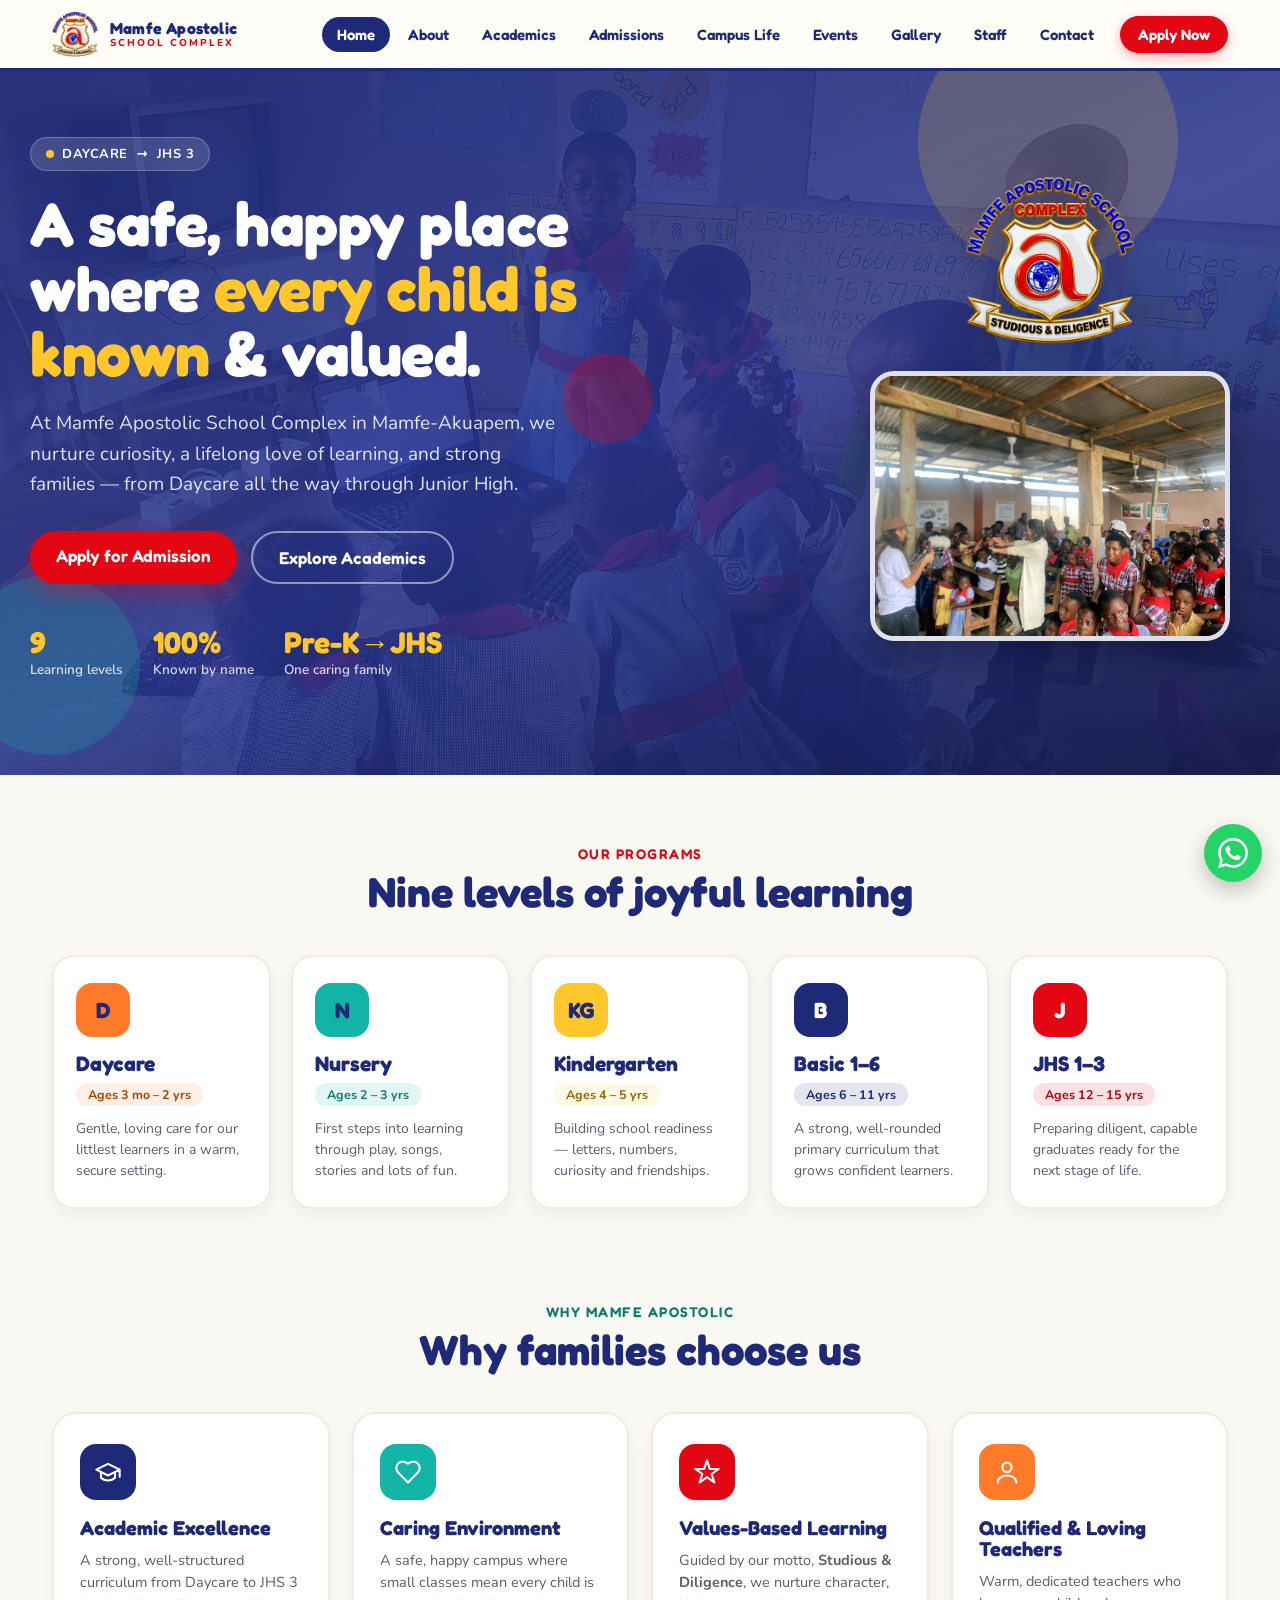
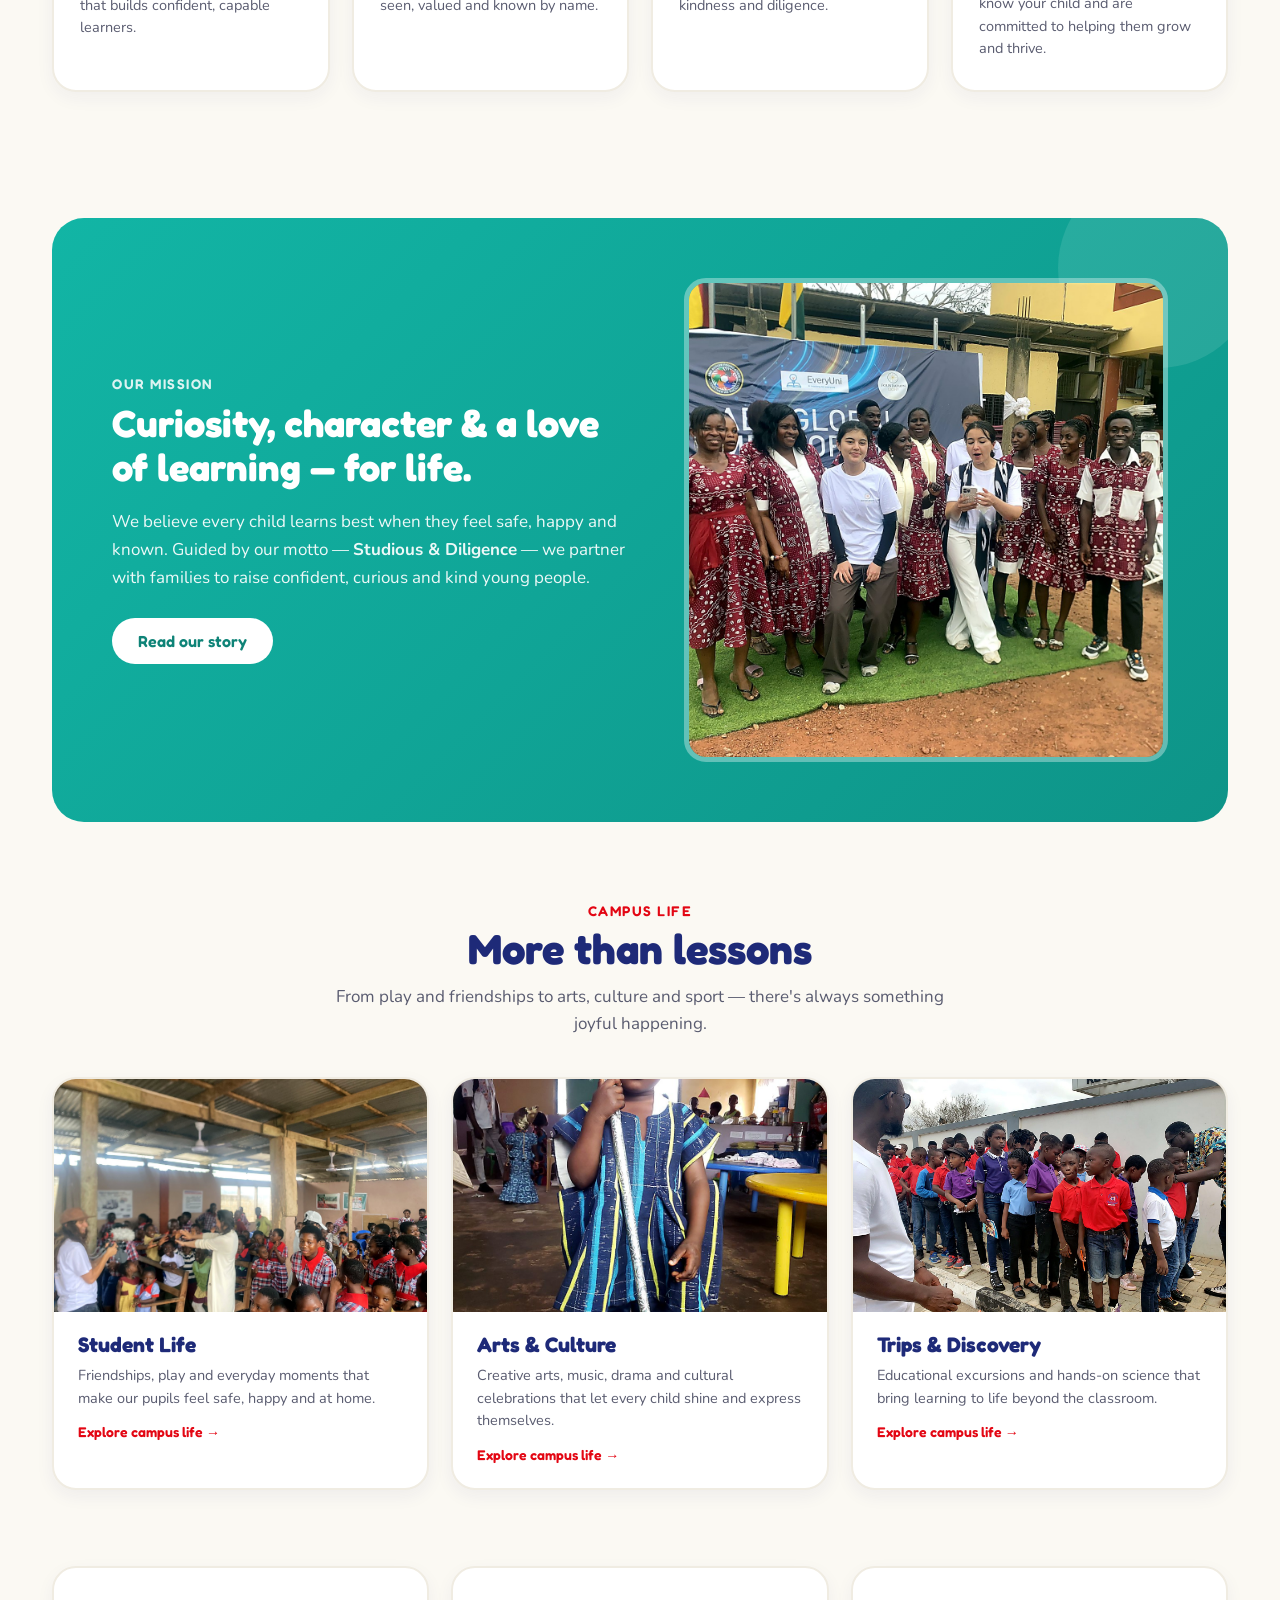
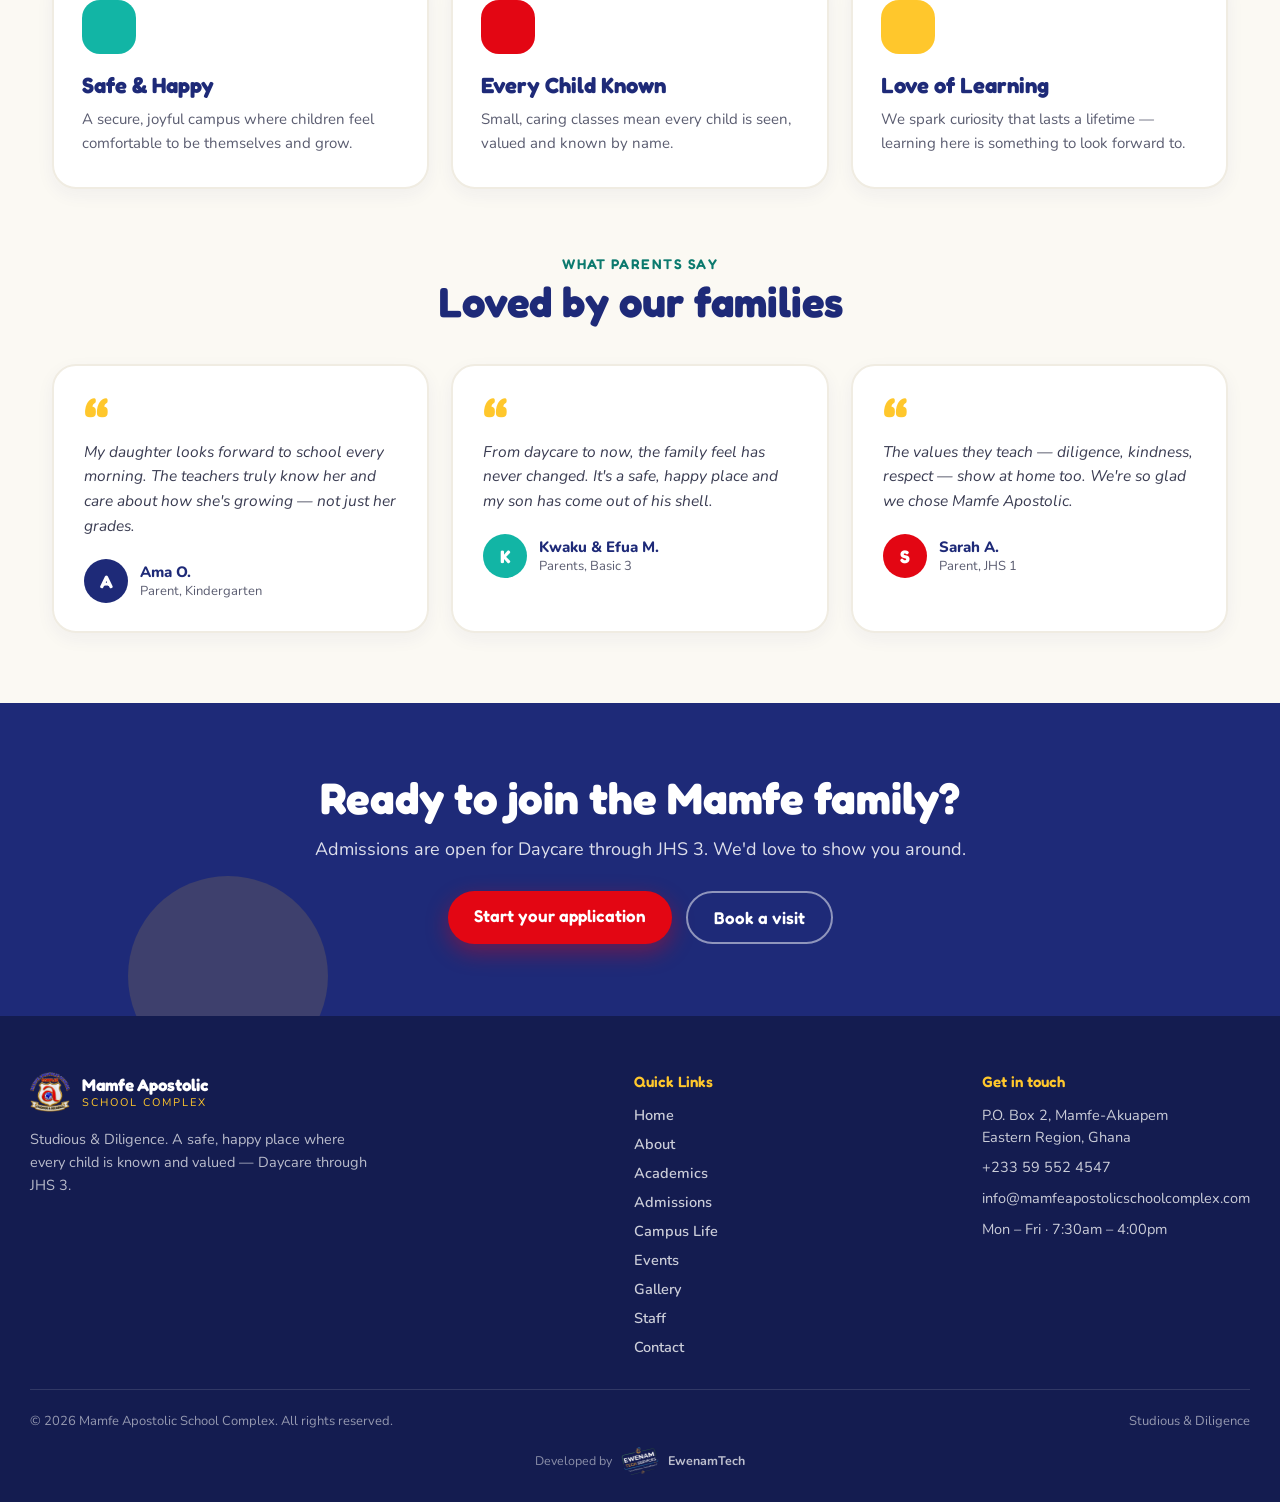
<file: index.html>
<!DOCTYPE html>
<html lang="en">
<head>
<meta charset="utf-8">
<meta name="viewport" content="width=device-width, initial-scale=1">
<title>Mamfe Apostolic School Complex | Daycare to JHS School in Mamfe-Akuapem, Ghana</title>
<meta name="description" content="Daycare, Nursery, KG, Primary (Basic 1–6) and JHS school in Mamfe-Akuapem, Eastern Region, Ghana. A safe, happy place where every child is known and valued.">
<link rel="icon" href="/favicon.ico" sizes="48x48">
<link rel="icon" type="image/png" sizes="192x192" href="/assets/icon-192.png">
<link rel="manifest" href="/site.webmanifest">
<link rel="canonical" href="https://mamfeapostolicschoolcomplex.com/">
<meta name="theme-color" content="#1E2A78">
<link rel="apple-touch-icon" href="/assets/apple-touch-icon.png">
<meta property="og:type" content="website">
<meta property="og:site_name" content="Mamfe Apostolic School Complex">
<meta property="og:title" content="Mamfe Apostolic School Complex | Daycare to JHS School in Mamfe-Akuapem, Ghana">
<meta property="og:description" content="Daycare, Nursery, KG, Primary (Basic 1–6) and JHS school in Mamfe-Akuapem, Eastern Region, Ghana. A safe, happy place where every child is known and valued.">
<meta property="og:url" content="https://mamfeapostolicschoolcomplex.com/">
<meta property="og:image" content="https://mamfeapostolicschoolcomplex.com/assets/og-image.jpg">
<meta property="og:image:width" content="1200">
<meta property="og:image:height" content="630">
<meta name="twitter:card" content="summary_large_image">
<meta name="twitter:title" content="Mamfe Apostolic School Complex | Daycare to JHS School in Mamfe-Akuapem, Ghana">
<meta name="twitter:description" content="Daycare, Nursery, KG, Primary (Basic 1–6) and JHS school in Mamfe-Akuapem, Eastern Region, Ghana. A safe, happy place where every child is known and valued.">
<meta name="twitter:image" content="https://mamfeapostolicschoolcomplex.com/assets/og-image.jpg">
<link rel="preconnect" href="https://fonts.googleapis.com">
<link rel="preconnect" href="https://fonts.gstatic.com" crossorigin>
<link href="https://fonts.googleapis.com/css2?family=Fredoka:wght@400;500;600;700&family=Nunito:wght@400;500;600;700;800;900&display=swap" rel="stylesheet">
<link rel="stylesheet" href="/css/styles.css">
<script type="application/ld+json">
{
  "@context": "https://schema.org",
  "@type": "School",
  "name": "Mamfe Apostolic School Complex",
  "alternateName": "MASCO",
  "url": "https://mamfeapostolicschoolcomplex.com/",
  "logo": "https://mamfeapostolicschoolcomplex.com/assets/logo.png",
  "image": "https://mamfeapostolicschoolcomplex.com/assets/og-image.jpg",
  "description": "Daycare, Nursery, Kindergarten, Primary (Basic 1–6) and JHS school in Mamfe-Akuapem, Eastern Region, Ghana. A safe, happy place where every child is known and valued.",
  "slogan": "Studious & Diligence",
  "email": "info@mamfeapostolicschoolcomplex.com",
  "telephone": "+233595524547",
  "address": {
    "@type": "PostalAddress",
    "postOfficeBoxNumber": "2",
    "addressLocality": "Mamfe-Akuapem",
    "addressRegion": "Eastern Region",
    "addressCountry": "GH"
  }
}
</script>
</head>
<body>

<header class="site-header">
  <div class="nav-row">
    <a href="/" class="brand" aria-label="Mamfe Apostolic School Complex — Home">
      <img src="/assets/logo.png" alt="Mamfe Apostolic School Complex logo">
      <div class="brand-text">
        <div class="name">Mamfe Apostolic</div>
        <div class="sub">SCHOOL COMPLEX</div>
      </div>
    </a>
    <nav class="desktop-nav" aria-label="Primary">
      <a data-nav-link href="/" class="nav-pill">Home</a>
      <a data-nav-link href="/about" class="nav-pill">About</a>
      <a data-nav-link href="/academics" class="nav-pill">Academics</a>
      <a data-nav-link href="/admissions" class="nav-pill">Admissions</a>
      <a data-nav-link href="/campus-life" class="nav-pill">Campus Life</a>
      <a data-nav-link href="/events" class="nav-pill">Events</a>
      <a data-nav-link href="/gallery" class="nav-pill">Gallery</a>
      <a data-nav-link href="/staff" class="nav-pill">Staff</a>
      <a data-nav-link href="/contact" class="nav-pill">Contact</a>
      <a href="/admissions" class="btn btn-red btn-nav-cta">Apply Now</a>
    </nav>
    <button data-hamburger class="hamburger" aria-label="Toggle menu" aria-expanded="false">
      <span></span><span></span><span></span>
    </button>
  </div>
  <div data-mobile-menu class="mobile-menu">
    <a data-nav-link href="/" class="mobile-link">Home</a>
    <a data-nav-link href="/about" class="mobile-link">About</a>
    <a data-nav-link href="/academics" class="mobile-link">Academics</a>
    <a data-nav-link href="/admissions" class="mobile-link">Admissions</a>
    <a data-nav-link href="/campus-life" class="mobile-link">Campus Life</a>
    <a data-nav-link href="/events" class="mobile-link">Events</a>
    <a data-nav-link href="/gallery" class="mobile-link">Gallery</a>
    <a data-nav-link href="/staff" class="mobile-link">Staff</a>
    <a data-nav-link href="/contact" class="mobile-link">Contact</a>
    <a href="/admissions" class="btn btn-red mobile-cta">Apply Now</a>
  </div>
</header>

<main class="page-enter">

  <!-- Hero -->
  <section class="hero">
    <div class="blob" style="top:-60px;right:8%;width:260px;height:260px;background:rgba(255,199,44,.18);animation:drift 9s ease-in-out infinite"></div>
    <div class="blob" style="bottom:20px;left:-40px;width:180px;height:180px;background:rgba(18,181,165,.22);animation:drift 11s ease-in-out infinite reverse"></div>
    <div class="blob" style="top:40%;left:44%;width:90px;height:90px;background:rgba(227,6,19,.28);animation:floaty 7s ease-in-out infinite"></div>

    <div class="hero-inner">
      <div style="flex:1 1 460px;max-width:620px">
        <div class="hero-badge"><span class="dot"></span>DAYCARE &nbsp;&rarr;&nbsp; JHS 3</div>
        <h1>A safe, happy place where <span class="hl">every child is known</span> &amp; valued.</h1>
        <p class="lead">At Mamfe Apostolic School Complex in Mamfe-Akuapem, we nurture curiosity, a lifelong love of learning, and strong families — from Daycare all the way through Junior High.</p>
        <div class="hero-actions">
          <a href="/admissions" class="btn btn-red-lg">Apply for Admission</a>
          <a href="/academics" class="btn btn-outline-white">Explore Academics</a>
        </div>
        <div class="hero-stats">
          <div><div class="num">9</div><div class="label">Learning levels</div></div>
          <div><div class="num">100%</div><div class="label">Known by name</div></div>
          <div><div class="num">Pre-K&rarr;JHS</div><div class="label">One caring family</div></div>
        </div>
      </div>

      <div class="hero-right">
        <div class="hero-crest"><img src="/assets/logo.png" alt="Mamfe Apostolic School Complex crest"></div>
        <div class="hero-photo">
          <img class="photo-img" src="/assets/photos/hero.jpg" alt="Pupils of Mamfe Apostolic School Complex in class">
        </div>
      </div>
    </div>
  </section>

  <!-- Programs -->
  <section class="section-lg wrap">
    <div style="text-align:center;max-width:640px;margin:0 auto 40px">
      <div class="eyebrow" style="color:var(--red)">OUR PROGRAMS</div>
      <h2 style="font-size:clamp(28px,4vw,42px);color:var(--blue);margin-top:8px">Nine levels of joyful learning</h2>
    </div>
    <div class="program-grid">
      <a href="/academics" class="program-card">
        <div class="icon-tile" style="background:#FF7A29;color:#1E2A78">D</div>
        <h3>Daycare</h3>
        <div class="age-pill" style="color:#A34400;background:#FF7A291f">Ages 3 mo – 2 yrs</div>
        <p>Gentle, loving care for our littlest learners in a warm, secure setting.</p>
      </a>
      <a href="/academics" class="program-card">
        <div class="icon-tile" style="background:#12B5A5;color:#1E2A78">N</div>
        <h3>Nursery</h3>
        <div class="age-pill" style="color:#0C7A6E;background:#12B5A51f">Ages 2 – 3 yrs</div>
        <p>First steps into learning through play, songs, stories and lots of fun.</p>
      </a>
      <a href="/academics" class="program-card">
        <div class="icon-tile" style="background:#FFC72C;color:#1E2A78">KG</div>
        <h3>Kindergarten</h3>
        <div class="age-pill" style="color:#8A6A00;background:#FFC72C1f">Ages 4 – 5 yrs</div>
        <p>Building school readiness — letters, numbers, curiosity and friendships.</p>
      </a>
      <a href="/academics" class="program-card">
        <div class="icon-tile" style="background:#1E2A78">B</div>
        <h3>Basic 1–6</h3>
        <div class="age-pill" style="color:#1E2A78;background:#1E2A781f">Ages 6 – 11 yrs</div>
        <p>A strong, well-rounded primary curriculum that grows confident learners.</p>
      </a>
      <a href="/academics" class="program-card">
        <div class="icon-tile" style="background:#E30613">J</div>
        <h3>JHS 1–3</h3>
        <div class="age-pill" style="color:#B00611;background:#E306131f">Ages 12 – 15 yrs</div>
        <p>Preparing diligent, capable graduates ready for the next stage of life.</p>
      </a>
    </div>
  </section>

  <!-- Why Choose Us -->
  <section class="section wrap" style="padding-top:24px">
    <div style="text-align:center;max-width:640px;margin:0 auto 40px">
      <div class="eyebrow" style="color:#0C7A6E">WHY MAMFE APOSTOLIC</div>
      <h2 style="font-size:clamp(28px,4vw,42px);color:var(--blue);margin-top:8px">Why families choose us</h2>
    </div>
    <div class="why-grid">
      <div class="why-card">
        <div class="why-icon" style="background:#1E2A78">
          <svg viewBox="0 0 24 24"><path d="M22 10v6M2 10l10-5 10 5-10 5z"/><path d="M6 12v5c3 3 9 3 12 0v-5"/></svg>
        </div>
        <h3>Academic Excellence</h3>
        <p>A strong, well-structured curriculum from Daycare to JHS 3 that builds confident, capable learners.</p>
      </div>
      <div class="why-card">
        <div class="why-icon" style="background:#12B5A5">
          <svg viewBox="0 0 24 24"><path d="M19 14c1.49-1.46 3-3.21 3-5.5A5.5 5.5 0 0 0 16.5 3c-1.76 0-3 .5-4.5 2-1.5-1.5-2.74-2-4.5-2A5.5 5.5 0 0 0 2 8.5c0 2.29 1.51 4.04 3 5.5l7 7z"/></svg>
        </div>
        <h3>Caring Environment</h3>
        <p>A safe, happy campus where small classes mean every child is seen, valued and known by name.</p>
      </div>
      <div class="why-card">
        <div class="why-icon" style="background:#E30613">
          <svg viewBox="0 0 24 24"><path d="M12 2l2.4 7.4H22l-6 4.3 2.3 7.3-6.3-4.6L5.7 21 8 13.7 2 9.4h7.6z"/></svg>
        </div>
        <h3>Values-Based Learning</h3>
        <p>Guided by our motto, <strong>Studious &amp; Diligence</strong>, we nurture character, kindness and diligence.</p>
      </div>
      <div class="why-card">
        <div class="why-icon" style="background:#FF7A29">
          <svg viewBox="0 0 24 24"><circle cx="12" cy="8" r="4"/><path d="M4 21c0-4 4-6 8-6s8 2 8 6"/></svg>
        </div>
        <h3>Qualified &amp; Loving Teachers</h3>
        <p>Warm, dedicated teachers who know your child and are committed to helping them grow and thrive.</p>
      </div>
    </div>
  </section>

  <!-- Mission -->
  <section class="section-lg wrap">
    <div class="mission">
      <div class="blob" style="top:-50px;right:-30px;width:200px;height:200px;background:rgba(255,255,255,.1)"></div>
      <div class="mission-text">
        <div class="eyebrow">OUR MISSION</div>
        <h2>Curiosity, character &amp; a love of learning &mdash; for life.</h2>
        <p>We believe every child learns best when they feel safe, happy and known. Guided by our motto &mdash; <strong>Studious &amp; Diligence</strong> &mdash; we partner with families to raise confident, curious and kind young people.</p>
        <a href="/about" class="btn btn-white" style="margin-top:26px;display:inline-block">Read our story</a>
      </div>
      <div class="mission-photo">
        <img class="photo-img" src="/assets/photos/mission.jpg" alt="Students and staff at a Mamfe Apostolic School Complex event">
      </div>
    </div>
  </section>

  <!-- Campus Life teaser -->
  <section class="section wrap" style="padding-top:10px">
    <div style="text-align:center;max-width:640px;margin:0 auto 40px">
      <div class="eyebrow" style="color:var(--red)">CAMPUS LIFE</div>
      <h2 style="font-size:clamp(28px,4vw,42px);color:var(--blue);margin-top:8px">More than lessons</h2>
      <p style="font-size:17px;color:var(--muted);line-height:1.6;margin-top:12px">From play and friendships to arts, culture and sport — there's always something joyful happening.</p>
    </div>
    <div class="campus-grid">
      <a href="/campus-life" class="campus-card">
        <div class="campus-media">
          <img class="photo-img" src="/assets/photos/hero.jpg" alt="Pupils together in class">
        </div>
        <div class="campus-body">
          <h3>Student Life</h3>
          <p>Friendships, play and everyday moments that make our pupils feel safe, happy and at home.</p>
          <span class="more">Explore campus life &rarr;</span>
        </div>
      </a>
      <a href="/campus-life" class="campus-card">
        <div class="campus-media">
          <img class="photo-img" src="/assets/photos/gallery-cultural.jpg" alt="A pupil in traditional kente on Cultural Day">
        </div>
        <div class="campus-body">
          <h3>Arts &amp; Culture</h3>
          <p>Creative arts, music, drama and cultural celebrations that let every child shine and express themselves.</p>
          <span class="more">Explore campus life &rarr;</span>
        </div>
      </a>
      <a href="/campus-life" class="campus-card">
        <div class="campus-media">
          <img class="photo-img" src="/assets/photos/gallery-excursion.jpg" alt="Pupils on an educational excursion">
        </div>
        <div class="campus-body">
          <h3>Trips &amp; Discovery</h3>
          <p>Educational excursions and hands-on science that bring learning to life beyond the classroom.</p>
          <span class="more">Explore campus life &rarr;</span>
        </div>
      </a>
    </div>
  </section>

  <!-- Values -->
  <section class="section wrap" style="padding-top:20px">
    <div class="value-grid">
      <div class="value-card">
        <div class="value-dot" style="background:#12B5A5"></div>
        <h3>Safe &amp; Happy</h3>
        <p>A secure, joyful campus where children feel comfortable to be themselves and grow.</p>
      </div>
      <div class="value-card">
        <div class="value-dot" style="background:#E30613"></div>
        <h3>Every Child Known</h3>
        <p>Small, caring classes mean every child is seen, valued and known by name.</p>
      </div>
      <div class="value-card">
        <div class="value-dot" style="background:#FFC72C"></div>
        <h3>Love of Learning</h3>
        <p>We spark curiosity that lasts a lifetime — learning here is something to look forward to.</p>
      </div>
    </div>
  </section>

  <!-- Testimonials -->
  <section class="section-lg wrap" style="padding-top:10px">
    <div style="text-align:center;max-width:640px;margin:0 auto 40px">
      <div class="eyebrow" style="color:#0C7A6E">WHAT PARENTS SAY</div>
      <h2 style="font-size:clamp(28px,4vw,42px);color:var(--blue);margin-top:8px">Loved by our families</h2>
    </div>
    <!-- NOTE: placeholder testimonials — replace with real parent quotes & names. -->
    <div class="quote-grid">
      <div class="quote-card">
        <div class="quote-mark">&ldquo;</div>
        <p>My daughter looks forward to school every morning. The teachers truly know her and care about how she's growing — not just her grades.</p>
        <div class="quote-author">
          <div class="quote-avatar" style="background:#1E2A78">A</div>
          <div><div class="who">Ama O.</div><div class="rel">Parent, Kindergarten</div></div>
        </div>
      </div>
      <div class="quote-card">
        <div class="quote-mark">&ldquo;</div>
        <p>From daycare to now, the family feel has never changed. It's a safe, happy place and my son has come out of his shell.</p>
        <div class="quote-author">
          <div class="quote-avatar" style="background:#12B5A5">K</div>
          <div><div class="who">Kwaku &amp; Efua M.</div><div class="rel">Parents, Basic 3</div></div>
        </div>
      </div>
      <div class="quote-card">
        <div class="quote-mark">&ldquo;</div>
        <p>The values they teach — diligence, kindness, respect — show at home too. We're so glad we chose Mamfe Apostolic.</p>
        <div class="quote-author">
          <div class="quote-avatar" style="background:#E30613">S</div>
          <div><div class="who">Sarah A.</div><div class="rel">Parent, JHS 1</div></div>
        </div>
      </div>
    </div>
  </section>

  <!-- CTA -->
  <section class="cta-band">
    <div class="blob" style="bottom:-60px;left:10%;width:200px;height:200px;background:rgba(255,199,44,.14)"></div>
    <div class="cta-band-inner">
      <h2>Ready to join the Mamfe family?</h2>
      <p>Admissions are open for Daycare through JHS 3. We'd love to show you around.</p>
      <div class="cta-actions">
        <a href="/admissions" class="btn btn-red-lg">Start your application</a>
        <a href="/contact" class="btn btn-outline-white">Book a visit</a>
      </div>
    </div>
  </section>

</main>

<footer class="site-footer">
  <div class="footer-row">
    <div class="footer-brand">
      <div class="brand-line">
        <img src="/assets/logo.png" alt="Mamfe Apostolic School Complex logo">
        <div>
          <div class="name">Mamfe Apostolic</div>
          <div class="sub">SCHOOL COMPLEX</div>
        </div>
      </div>
      <p>Studious &amp; Diligence. A safe, happy place where every child is known and valued &mdash; Daycare through JHS 3.</p>
      <!-- Social links hidden until real URLs are set: add each href, then remove `hidden`. -->
      <div class="social-row" hidden>
        <a href="#" class="social-circle" aria-label="Facebook"><svg viewBox="0 0 24 24"><path d="M13 22v-8h2.7l.4-3H13V9c0-.9.2-1.5 1.5-1.5H16V4.8c-.3 0-1.2-.1-2.2-.1-2.2 0-3.8 1.4-3.8 3.9V11H7.5v3H10v8z"/></svg></a>
        <a href="#" class="social-circle" aria-label="Instagram"><svg viewBox="0 0 24 24"><path d="M12 2.2c3.2 0 3.6 0 4.9.1 1.2.1 1.8.3 2.2.4.6.2 1 .5 1.4.9.4.4.7.8.9 1.4.2.4.4 1 .4 2.2.1 1.3.1 1.7.1 4.9s0 3.6-.1 4.9c-.1 1.2-.3 1.8-.4 2.2-.2.6-.5 1-.9 1.4-.4.4-.8.7-1.4.9-.4.2-1 .4-2.2.4-1.3.1-1.7.1-4.9.1s-3.6 0-4.9-.1c-1.2-.1-1.8-.3-2.2-.4-.6-.2-1-.5-1.4-.9-.4-.4-.7-.8-.9-1.4-.2-.4-.4-1-.4-2.2-.1-1.3-.1-1.7-.1-4.9s0-3.6.1-4.9c.1-1.2.3-1.8.4-2.2.2-.6.5-1 .9-1.4.4-.4.8-.7 1.4-.9.4-.2 1-.4 2.2-.4 1.3-.1 1.7-.1 4.9-.1zm0 1.8c-3.1 0-3.5 0-4.7.1-1.1.1-1.7.2-2.1.4-.5.2-.9.4-1.3.8-.4.4-.6.8-.8 1.3-.2.4-.3 1-.4 2.1-.1 1.2-.1 1.6-.1 4.7s0 3.5.1 4.7c.1 1.1.2 1.7.4 2.1.2.5.4.9.8 1.3.4.4.8.6 1.3.8.4.2 1 .3 2.1.4 1.2.1 1.6.1 4.7.1s3.5 0 4.7-.1c1.1-.1 1.7-.2 2.1-.4.5-.2.9-.4 1.3-.8.4-.4.6-.8.8-1.3.2-.4.3-1 .4-2.1.1-1.2.1-1.6.1-4.7s0-3.5-.1-4.7c-.1-1.1-.2-1.7-.4-2.1-.2-.5-.4-.9-.8-1.3-.4-.4-.8-.6-1.3-.8-.4-.2-1-.3-2.1-.4-1.2-.1-1.6-.1-4.7-.1zm0 3.1a4.9 4.9 0 1 0 0 9.8 4.9 4.9 0 0 0 0-9.8zm0 8.1a3.2 3.2 0 1 1 0-6.4 3.2 3.2 0 0 1 0 6.4zm6.2-8.3a1.1 1.1 0 1 1-2.3 0 1.1 1.1 0 0 1 2.3 0z"/></svg></a>
        <a href="#" class="social-circle" aria-label="X"><svg viewBox="0 0 24 24"><path d="M17.5 3h3l-6.6 7.5L21.8 21h-5.9l-4.6-6-5.3 6H3l7-8L2.5 3h6l4.1 5.5zm-1 16h1.6L7.6 4.7H5.9z"/></svg></a>
        <a href="#" class="social-circle" aria-label="YouTube"><svg viewBox="0 0 24 24"><path d="M23 7.5c-.3-1.1-1-1.8-2.1-2.1C19 5 12 5 12 5s-7 0-8.9.4C2 5.7 1.3 6.4 1 7.5.6 9.4.6 12 .6 12s0 2.6.4 4.5c.3 1.1 1 1.8 2.1 2.1C5 19 12 19 12 19s7 0 8.9-.4c1.1-.3 1.8-1 2.1-2.1.4-1.9.4-4.5.4-4.5s0-2.6-.4-4.5zM9.8 15.3V8.7l5.7 3.3z"/></svg></a>
      </div>
    </div>
    <div>
      <div class="footer-col-title">Quick Links</div>
      <div class="footer-links">
        <a data-nav-link href="/">Home</a>
        <a data-nav-link href="/about">About</a>
        <a data-nav-link href="/academics">Academics</a>
        <a data-nav-link href="/admissions">Admissions</a>
        <a data-nav-link href="/campus-life">Campus Life</a>
        <a data-nav-link href="/events">Events</a>
        <a data-nav-link href="/gallery">Gallery</a>
        <a data-nav-link href="/staff">Staff</a>
        <a data-nav-link href="/contact">Contact</a>
      </div>
    </div>
    <div>
      <div class="footer-col-title">Get in touch</div>
      <div class="footer-info">
        <div>P.O. Box 2, Mamfe-Akuapem<br>Eastern Region, Ghana</div>
        <div><a href="tel:+233595524547">+233 59 552 4547</a></div>
        <div><a href="mailto:info@mamfeapostolicschoolcomplex.com">info@mamfeapostolicschoolcomplex.com</a></div>
        <div>Mon &ndash; Fri &middot; 7:30am &ndash; 4:00pm</div>
      </div>
    </div>
  </div>
  <div class="footer-bottom">
    <div>&copy; 2026 Mamfe Apostolic School Complex. All rights reserved.</div>
    <div>Studious &amp; Diligence</div>
  </div>
  <div class="dev-credit">
    <span>Developed by</span>
    <img src="/assets/ewenam-logo.png" alt="EwenamTech logo">
    <span class="dev-name">EwenamTech</span>
  </div>
</footer>

<script src="/js/main.js"></script>
</body>
</html>
</file>
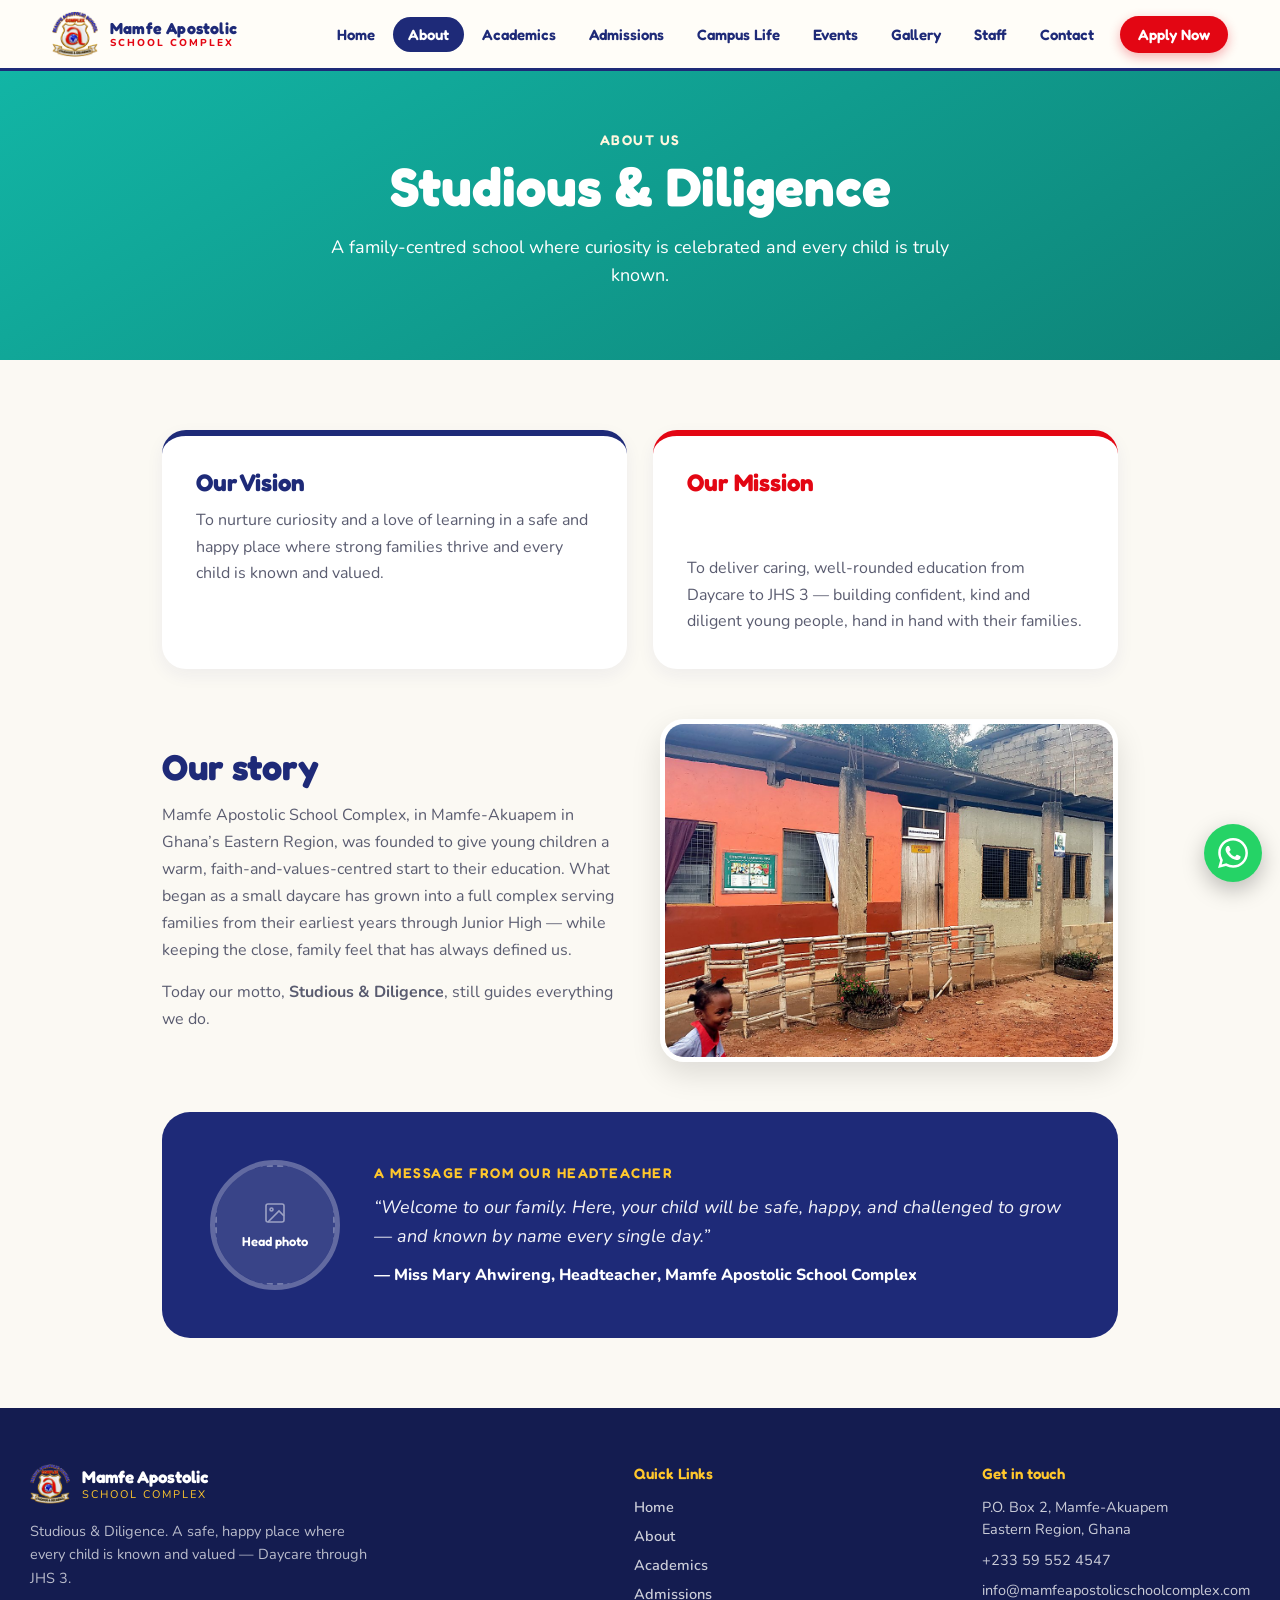
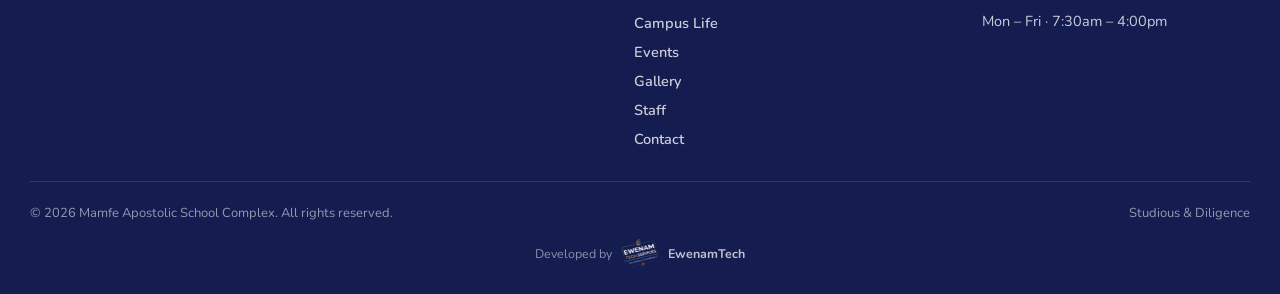
<file: about.html>
<!DOCTYPE html>
<html lang="en">
<head>
<meta charset="utf-8">
<meta name="viewport" content="width=device-width, initial-scale=1">
<title>About Us — Mamfe Apostolic School Complex, Mamfe-Akuapem</title>
<meta name="description" content="The story, vision and mission of Mamfe Apostolic School Complex, a Daycare to JHS 3 school in Mamfe-Akuapem, Eastern Region, Ghana. Studious &amp; Diligence.">
<link rel="icon" href="/favicon.ico" sizes="48x48">
<link rel="icon" type="image/png" sizes="192x192" href="/assets/icon-192.png">
<link rel="manifest" href="/site.webmanifest">
<link rel="canonical" href="https://mamfeapostolicschoolcomplex.com/about">
<meta name="theme-color" content="#1E2A78">
<link rel="apple-touch-icon" href="/assets/apple-touch-icon.png">
<meta property="og:type" content="website">
<meta property="og:site_name" content="Mamfe Apostolic School Complex">
<meta property="og:title" content="About Us — Mamfe Apostolic School Complex, Mamfe-Akuapem">
<meta property="og:description" content="The story, vision and mission of Mamfe Apostolic School Complex, a Daycare to JHS 3 school in Mamfe-Akuapem, Eastern Region, Ghana. Studious &amp; Diligence.">
<meta property="og:url" content="https://mamfeapostolicschoolcomplex.com/about">
<meta property="og:image" content="https://mamfeapostolicschoolcomplex.com/assets/og-image.jpg">
<meta property="og:image:width" content="1200">
<meta property="og:image:height" content="630">
<meta name="twitter:card" content="summary_large_image">
<meta name="twitter:title" content="About Us — Mamfe Apostolic School Complex, Mamfe-Akuapem">
<meta name="twitter:description" content="The story, vision and mission of Mamfe Apostolic School Complex, a Daycare to JHS 3 school in Mamfe-Akuapem, Eastern Region, Ghana. Studious &amp; Diligence.">
<meta name="twitter:image" content="https://mamfeapostolicschoolcomplex.com/assets/og-image.jpg">
<link rel="preconnect" href="https://fonts.googleapis.com">
<link rel="preconnect" href="https://fonts.gstatic.com" crossorigin>
<link href="https://fonts.googleapis.com/css2?family=Fredoka:wght@400;500;600;700&family=Nunito:wght@400;500;600;700;800;900&display=swap" rel="stylesheet">
<link rel="stylesheet" href="/css/styles.css">
</head>
<body>

<header class="site-header">
  <div class="nav-row">
    <a href="/" class="brand" aria-label="Mamfe Apostolic School Complex — Home">
      <img src="/assets/logo.png" alt="Mamfe Apostolic School Complex logo">
      <div class="brand-text">
        <div class="name">Mamfe Apostolic</div>
        <div class="sub">SCHOOL COMPLEX</div>
      </div>
    </a>
    <nav class="desktop-nav" aria-label="Primary">
      <a data-nav-link href="/" class="nav-pill">Home</a>
      <a data-nav-link href="/about" class="nav-pill">About</a>
      <a data-nav-link href="/academics" class="nav-pill">Academics</a>
      <a data-nav-link href="/admissions" class="nav-pill">Admissions</a>
      <a data-nav-link href="/campus-life" class="nav-pill">Campus Life</a>
      <a data-nav-link href="/events" class="nav-pill">Events</a>
      <a data-nav-link href="/gallery" class="nav-pill">Gallery</a>
      <a data-nav-link href="/staff" class="nav-pill">Staff</a>
      <a data-nav-link href="/contact" class="nav-pill">Contact</a>
      <a href="/admissions" class="btn btn-red btn-nav-cta">Apply Now</a>
    </nav>
    <button data-hamburger class="hamburger" aria-label="Toggle menu" aria-expanded="false">
      <span></span><span></span><span></span>
    </button>
  </div>
  <div data-mobile-menu class="mobile-menu">
    <a data-nav-link href="/" class="mobile-link">Home</a>
    <a data-nav-link href="/about" class="mobile-link">About</a>
    <a data-nav-link href="/academics" class="mobile-link">Academics</a>
    <a data-nav-link href="/admissions" class="mobile-link">Admissions</a>
    <a data-nav-link href="/campus-life" class="mobile-link">Campus Life</a>
    <a data-nav-link href="/events" class="mobile-link">Events</a>
    <a data-nav-link href="/gallery" class="mobile-link">Gallery</a>
    <a data-nav-link href="/staff" class="mobile-link">Staff</a>
    <a data-nav-link href="/contact" class="mobile-link">Contact</a>
    <a href="/admissions" class="btn btn-red mobile-cta">Apply Now</a>
  </div>
</header>

<main class="page-enter">

  <section class="page-header teal">
    <div class="eyebrow" style="color:#FFF6DE">ABOUT US</div>
    <h1>Studious &amp; Diligence</h1>
    <p>A family-centred school where curiosity is celebrated and every child is truly known.</p>
  </section>

  <section class="section-lg wrap-narrow">
    <div class="pillar-grid">
      <div class="pillar-card vision">
        <h2 style="color:var(--blue)">Our Vision</h2>
        <p>To nurture curiosity and a love of learning in a safe and happy place where strong families thrive and every child is known and valued.</p>
      </div>
      <div class="pillar-card mission">
        <h2 style="color:var(--red)">Our Mission</h2>
        <p>To deliver caring, well-rounded education from Daycare to JHS 3 &mdash; building confident, kind and diligent young people, hand in hand with their families.</p>
      </div>
    </div>

    <div class="story-row">
      <div class="story-text">
        <h2>Our story</h2>
        <p>Mamfe Apostolic School Complex, in Mamfe-Akuapem in Ghana&rsquo;s Eastern Region, was founded to give young children a warm, faith-and-values-centred start to their education. What began as a small daycare has grown into a full complex serving families from their earliest years through Junior High &mdash; while keeping the close, family feel that has always defined us.</p>
        <p>Today our motto, <strong>Studious &amp; Diligence</strong>, still guides everything we do.</p>
      </div>
      <div class="story-photo">
        <img class="photo-img" src="/assets/photos/about-campus.jpg" alt="The Mamfe Apostolic School Complex campus">
      </div>
    </div>

    <div class="head-panel">
      <div class="head-photo">
        <div class="photo-placeholder" style="background:rgba(255,255,255,.12);border-color:rgba(255,255,255,.3);color:#fff">
          <svg width="24" height="24" viewBox="0 0 24 24" fill="none" stroke="currentColor" stroke-width="1.6"><rect x="3" y="3" width="18" height="18" rx="2"/><circle cx="8.5" cy="8.5" r="1.5"/><path d="m21 15-5-5L5 21"/></svg>
          <div class="cap">Head photo</div>
        </div>
      </div>
      <div class="head-text">
        <div class="eyebrow">A MESSAGE FROM OUR HEADTEACHER</div>
        <p class="quote">&ldquo;Welcome to our family. Here, your child will be safe, happy, and challenged to grow &mdash; and known by name every single day.&rdquo;</p>
        <div class="attrib">&mdash; Miss Mary Ahwireng, Headteacher, Mamfe Apostolic School Complex</div>
      </div>
    </div>
  </section>

</main>

<footer class="site-footer">
  <div class="footer-row">
    <div class="footer-brand">
      <div class="brand-line">
        <img src="/assets/logo.png" alt="Mamfe Apostolic School Complex logo">
        <div>
          <div class="name">Mamfe Apostolic</div>
          <div class="sub">SCHOOL COMPLEX</div>
        </div>
      </div>
      <p>Studious &amp; Diligence. A safe, happy place where every child is known and valued &mdash; Daycare through JHS 3.</p>
      <!-- Social links hidden until real URLs are set: add each href, then remove `hidden`. -->
      <div class="social-row" hidden>
        <a href="#" class="social-circle" aria-label="Facebook"><svg viewBox="0 0 24 24"><path d="M13 22v-8h2.7l.4-3H13V9c0-.9.2-1.5 1.5-1.5H16V4.8c-.3 0-1.2-.1-2.2-.1-2.2 0-3.8 1.4-3.8 3.9V11H7.5v3H10v8z"/></svg></a>
        <a href="#" class="social-circle" aria-label="Instagram"><svg viewBox="0 0 24 24"><path d="M12 2.2c3.2 0 3.6 0 4.9.1 1.2.1 1.8.3 2.2.4.6.2 1 .5 1.4.9.4.4.7.8.9 1.4.2.4.4 1 .4 2.2.1 1.3.1 1.7.1 4.9s0 3.6-.1 4.9c-.1 1.2-.3 1.8-.4 2.2-.2.6-.5 1-.9 1.4-.4.4-.8.7-1.4.9-.4.2-1 .4-2.2.4-1.3.1-1.7.1-4.9.1s-3.6 0-4.9-.1c-1.2-.1-1.8-.3-2.2-.4-.6-.2-1-.5-1.4-.9-.4-.4-.7-.8-.9-1.4-.2-.4-.4-1-.4-2.2-.1-1.3-.1-1.7-.1-4.9s0-3.6.1-4.9c.1-1.2.3-1.8.4-2.2.2-.6.5-1 .9-1.4.4-.4.8-.7 1.4-.9.4-.2 1-.4 2.2-.4 1.3-.1 1.7-.1 4.9-.1zm0 1.8c-3.1 0-3.5 0-4.7.1-1.1.1-1.7.2-2.1.4-.5.2-.9.4-1.3.8-.4.4-.6.8-.8 1.3-.2.4-.3 1-.4 2.1-.1 1.2-.1 1.6-.1 4.7s0 3.5.1 4.7c.1 1.1.2 1.7.4 2.1.2.5.4.9.8 1.3.4.4.8.6 1.3.8.4.2 1 .3 2.1.4 1.2.1 1.6.1 4.7.1s3.5 0 4.7-.1c1.1-.1 1.7-.2 2.1-.4.5-.2.9-.4 1.3-.8.4-.4.6-.8.8-1.3.2-.4.3-1 .4-2.1.1-1.2.1-1.6.1-4.7s0-3.5-.1-4.7c-.1-1.1-.2-1.7-.4-2.1-.2-.5-.4-.9-.8-1.3-.4-.4-.8-.6-1.3-.8-.4-.2-1-.3-2.1-.4-1.2-.1-1.6-.1-4.7-.1zm0 3.1a4.9 4.9 0 1 0 0 9.8 4.9 4.9 0 0 0 0-9.8zm0 8.1a3.2 3.2 0 1 1 0-6.4 3.2 3.2 0 0 1 0 6.4zm6.2-8.3a1.1 1.1 0 1 1-2.3 0 1.1 1.1 0 0 1 2.3 0z"/></svg></a>
        <a href="#" class="social-circle" aria-label="X"><svg viewBox="0 0 24 24"><path d="M17.5 3h3l-6.6 7.5L21.8 21h-5.9l-4.6-6-5.3 6H3l7-8L2.5 3h6l4.1 5.5zm-1 16h1.6L7.6 4.7H5.9z"/></svg></a>
        <a href="#" class="social-circle" aria-label="YouTube"><svg viewBox="0 0 24 24"><path d="M23 7.5c-.3-1.1-1-1.8-2.1-2.1C19 5 12 5 12 5s-7 0-8.9.4C2 5.7 1.3 6.4 1 7.5.6 9.4.6 12 .6 12s0 2.6.4 4.5c.3 1.1 1 1.8 2.1 2.1C5 19 12 19 12 19s7 0 8.9-.4c1.1-.3 1.8-1 2.1-2.1.4-1.9.4-4.5.4-4.5s0-2.6-.4-4.5zM9.8 15.3V8.7l5.7 3.3z"/></svg></a>
      </div>
    </div>
    <div>
      <div class="footer-col-title">Quick Links</div>
      <div class="footer-links">
        <a data-nav-link href="/">Home</a>
        <a data-nav-link href="/about">About</a>
        <a data-nav-link href="/academics">Academics</a>
        <a data-nav-link href="/admissions">Admissions</a>
        <a data-nav-link href="/campus-life">Campus Life</a>
        <a data-nav-link href="/events">Events</a>
        <a data-nav-link href="/gallery">Gallery</a>
        <a data-nav-link href="/staff">Staff</a>
        <a data-nav-link href="/contact">Contact</a>
      </div>
    </div>
    <div>
      <div class="footer-col-title">Get in touch</div>
      <div class="footer-info">
        <div>P.O. Box 2, Mamfe-Akuapem<br>Eastern Region, Ghana</div>
        <div><a href="tel:+233595524547">+233 59 552 4547</a></div>
        <div><a href="mailto:info@mamfeapostolicschoolcomplex.com">info@mamfeapostolicschoolcomplex.com</a></div>
        <div>Mon &ndash; Fri &middot; 7:30am &ndash; 4:00pm</div>
      </div>
    </div>
  </div>
  <div class="footer-bottom">
    <div>&copy; 2026 Mamfe Apostolic School Complex. All rights reserved.</div>
    <div>Studious &amp; Diligence</div>
  </div>
  <div class="dev-credit">
    <span>Developed by</span>
    <img src="/assets/ewenam-logo.png" alt="EwenamTech logo">
    <span class="dev-name">EwenamTech</span>
  </div>
</footer>

<script src="/js/main.js"></script>
</body>
</html>
</file>
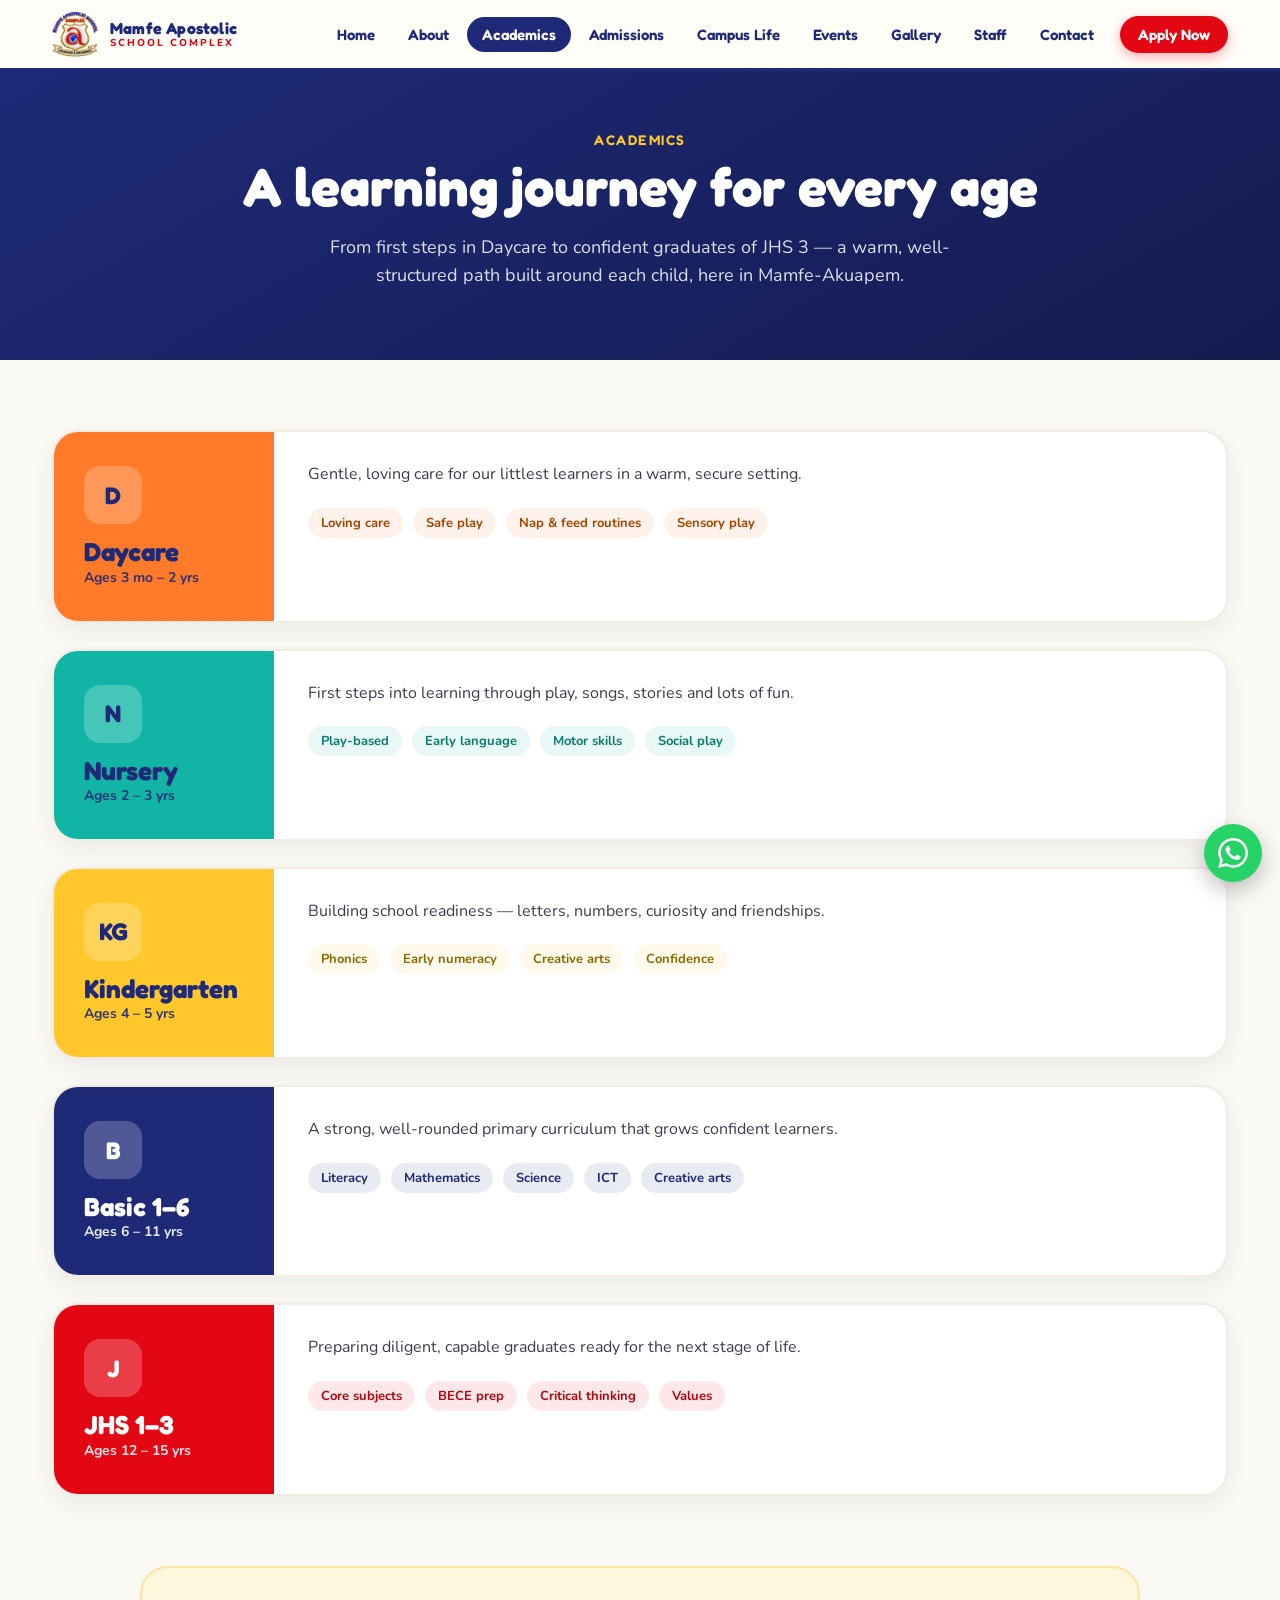
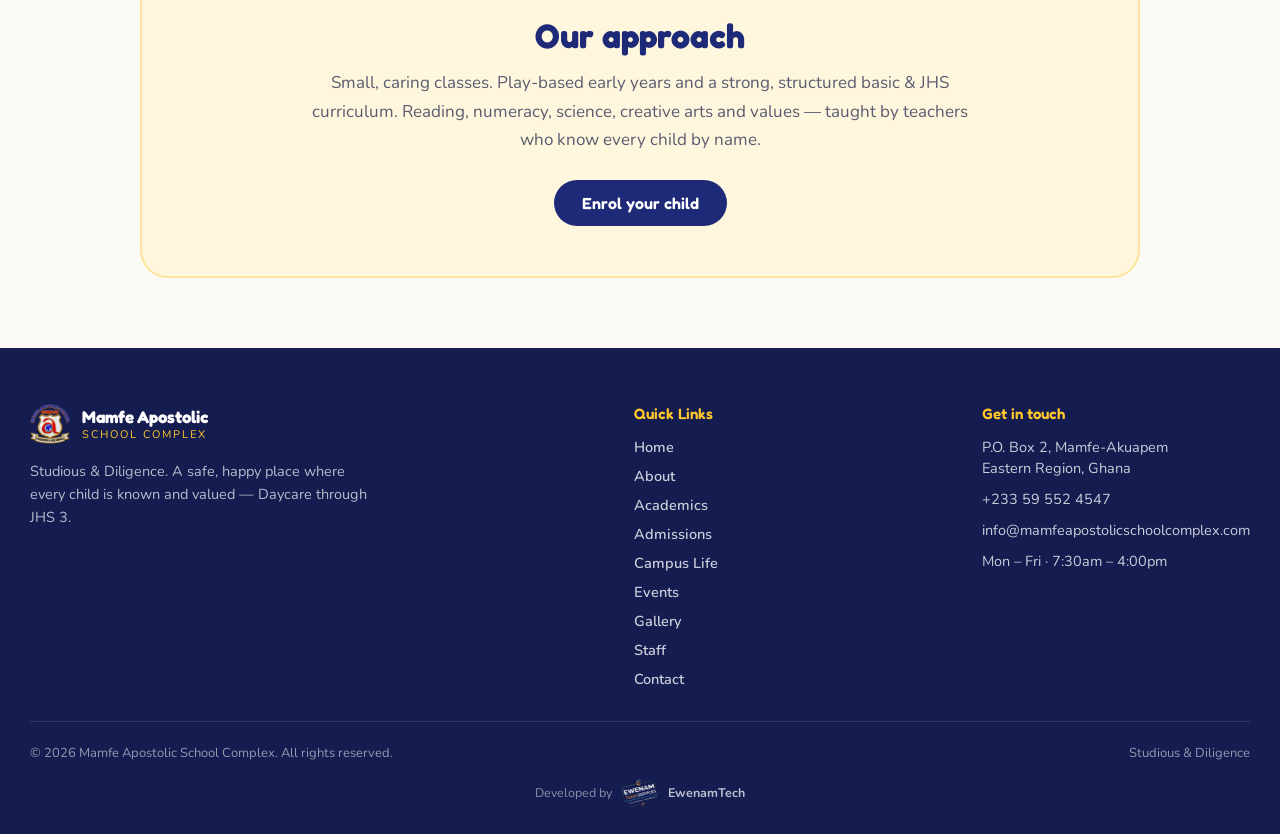
<file: academics.html>
<!DOCTYPE html>
<html lang="en">
<head>
<meta charset="utf-8">
<meta name="viewport" content="width=device-width, initial-scale=1">
<title>Academics: Daycare, Nursery, KG, Primary &amp; JHS — Mamfe Apostolic School Complex</title>
<meta name="description" content="Daycare, Nursery, Kindergarten, Basic 1–6 (Primary) and JHS 1–3 at Mamfe Apostolic School Complex in Mamfe-Akuapem, Ghana: small, caring classes for every child.">
<link rel="icon" href="/favicon.ico" sizes="48x48">
<link rel="icon" type="image/png" sizes="192x192" href="/assets/icon-192.png">
<link rel="manifest" href="/site.webmanifest">
<link rel="canonical" href="https://mamfeapostolicschoolcomplex.com/academics">
<meta name="theme-color" content="#1E2A78">
<link rel="apple-touch-icon" href="/assets/apple-touch-icon.png">
<meta property="og:type" content="website">
<meta property="og:site_name" content="Mamfe Apostolic School Complex">
<meta property="og:title" content="Academics: Daycare, Nursery, KG, Primary &amp; JHS — Mamfe Apostolic School Complex">
<meta property="og:description" content="Daycare, Nursery, Kindergarten, Basic 1–6 (Primary) and JHS 1–3 at Mamfe Apostolic School Complex in Mamfe-Akuapem, Ghana: small, caring classes for every child.">
<meta property="og:url" content="https://mamfeapostolicschoolcomplex.com/academics">
<meta property="og:image" content="https://mamfeapostolicschoolcomplex.com/assets/og-image.jpg">
<meta property="og:image:width" content="1200">
<meta property="og:image:height" content="630">
<meta name="twitter:card" content="summary_large_image">
<meta name="twitter:title" content="Academics: Daycare, Nursery, KG, Primary &amp; JHS — Mamfe Apostolic School Complex">
<meta name="twitter:description" content="Daycare, Nursery, Kindergarten, Basic 1–6 (Primary) and JHS 1–3 at Mamfe Apostolic School Complex in Mamfe-Akuapem, Ghana: small, caring classes for every child.">
<meta name="twitter:image" content="https://mamfeapostolicschoolcomplex.com/assets/og-image.jpg">
<link rel="preconnect" href="https://fonts.googleapis.com">
<link rel="preconnect" href="https://fonts.gstatic.com" crossorigin>
<link href="https://fonts.googleapis.com/css2?family=Fredoka:wght@400;500;600;700&family=Nunito:wght@400;500;600;700;800;900&display=swap" rel="stylesheet">
<link rel="stylesheet" href="/css/styles.css">
</head>
<body>

<header class="site-header">
  <div class="nav-row">
    <a href="/" class="brand" aria-label="Mamfe Apostolic School Complex — Home">
      <img src="/assets/logo.png" alt="Mamfe Apostolic School Complex logo">
      <div class="brand-text">
        <div class="name">Mamfe Apostolic</div>
        <div class="sub">SCHOOL COMPLEX</div>
      </div>
    </a>
    <nav class="desktop-nav" aria-label="Primary">
      <a data-nav-link href="/" class="nav-pill">Home</a>
      <a data-nav-link href="/about" class="nav-pill">About</a>
      <a data-nav-link href="/academics" class="nav-pill">Academics</a>
      <a data-nav-link href="/admissions" class="nav-pill">Admissions</a>
      <a data-nav-link href="/campus-life" class="nav-pill">Campus Life</a>
      <a data-nav-link href="/events" class="nav-pill">Events</a>
      <a data-nav-link href="/gallery" class="nav-pill">Gallery</a>
      <a data-nav-link href="/staff" class="nav-pill">Staff</a>
      <a data-nav-link href="/contact" class="nav-pill">Contact</a>
      <a href="/admissions" class="btn btn-red btn-nav-cta">Apply Now</a>
    </nav>
    <button data-hamburger class="hamburger" aria-label="Toggle menu" aria-expanded="false">
      <span></span><span></span><span></span>
    </button>
  </div>
  <div data-mobile-menu class="mobile-menu">
    <a data-nav-link href="/" class="mobile-link">Home</a>
    <a data-nav-link href="/about" class="mobile-link">About</a>
    <a data-nav-link href="/academics" class="mobile-link">Academics</a>
    <a data-nav-link href="/admissions" class="mobile-link">Admissions</a>
    <a data-nav-link href="/campus-life" class="mobile-link">Campus Life</a>
    <a data-nav-link href="/events" class="mobile-link">Events</a>
    <a data-nav-link href="/gallery" class="mobile-link">Gallery</a>
    <a data-nav-link href="/staff" class="mobile-link">Staff</a>
    <a data-nav-link href="/contact" class="mobile-link">Contact</a>
    <a href="/admissions" class="btn btn-red mobile-cta">Apply Now</a>
  </div>
</header>

<main class="page-enter">

  <section class="page-header blue">
    <div class="eyebrow" style="color:var(--yellow)">ACADEMICS</div>
    <h1>A learning journey for every age</h1>
    <p style="color:rgba(255,255,255,.85)">From first steps in Daycare to confident graduates of JHS 3 &mdash; a warm, well-structured path built around each child, here in Mamfe-Akuapem.</p>
  </section>

  <section class="section-lg wrap">
    <div class="level-rows">

      <div class="level-row">
        <div class="level-side" style="background:linear-gradient(160deg,#FF7A29,#FF7A29);color:#1E2A78">
          <div class="big-icon">D</div>
          <div><h2>Daycare</h2><div class="age">Ages 3 mo – 2 yrs</div></div>
        </div>
        <div class="level-main">
          <p>Gentle, loving care for our littlest learners in a warm, secure setting.</p>
          <div class="tag-row">
            <span class="tag-chip" style="color:#A34400;background:#FF7A2918">Loving care</span>
            <span class="tag-chip" style="color:#A34400;background:#FF7A2918">Safe play</span>
            <span class="tag-chip" style="color:#A34400;background:#FF7A2918">Nap &amp; feed routines</span>
            <span class="tag-chip" style="color:#A34400;background:#FF7A2918">Sensory play</span>
          </div>
        </div>
      </div>

      <div class="level-row">
        <div class="level-side" style="background:linear-gradient(160deg,#12B5A5,#12B5A5);color:#1E2A78">
          <div class="big-icon">N</div>
          <div><h2>Nursery</h2><div class="age">Ages 2 – 3 yrs</div></div>
        </div>
        <div class="level-main">
          <p>First steps into learning through play, songs, stories and lots of fun.</p>
          <div class="tag-row">
            <span class="tag-chip" style="color:#0C7A6E;background:#12B5A518">Play-based</span>
            <span class="tag-chip" style="color:#0C7A6E;background:#12B5A518">Early language</span>
            <span class="tag-chip" style="color:#0C7A6E;background:#12B5A518">Motor skills</span>
            <span class="tag-chip" style="color:#0C7A6E;background:#12B5A518">Social play</span>
          </div>
        </div>
      </div>

      <div class="level-row">
        <div class="level-side" style="background:linear-gradient(160deg,#FFC72C,#FFC72C);color:#1E2A78">
          <div class="big-icon">KG</div>
          <div><h2>Kindergarten</h2><div class="age">Ages 4 – 5 yrs</div></div>
        </div>
        <div class="level-main">
          <p>Building school readiness — letters, numbers, curiosity and friendships.</p>
          <div class="tag-row">
            <span class="tag-chip" style="color:#8A6A00;background:#FFC72C18">Phonics</span>
            <span class="tag-chip" style="color:#8A6A00;background:#FFC72C18">Early numeracy</span>
            <span class="tag-chip" style="color:#8A6A00;background:#FFC72C18">Creative arts</span>
            <span class="tag-chip" style="color:#8A6A00;background:#FFC72C18">Confidence</span>
          </div>
        </div>
      </div>

      <div class="level-row">
        <div class="level-side" style="background:linear-gradient(160deg,#1E2A78,#1E2A78)">
          <div class="big-icon">B</div>
          <div><h2>Basic 1&ndash;6</h2><div class="age">Ages 6 – 11 yrs</div></div>
        </div>
        <div class="level-main">
          <p>A strong, well-rounded primary curriculum that grows confident learners.</p>
          <div class="tag-row">
            <span class="tag-chip" style="color:#1E2A78;background:#1E2A7818">Literacy</span>
            <span class="tag-chip" style="color:#1E2A78;background:#1E2A7818">Mathematics</span>
            <span class="tag-chip" style="color:#1E2A78;background:#1E2A7818">Science</span>
            <span class="tag-chip" style="color:#1E2A78;background:#1E2A7818">ICT</span>
            <span class="tag-chip" style="color:#1E2A78;background:#1E2A7818">Creative arts</span>
          </div>
        </div>
      </div>

      <div class="level-row">
        <div class="level-side" style="background:linear-gradient(160deg,#E30613,#E30613)">
          <div class="big-icon">J</div>
          <div><h2>JHS 1&ndash;3</h2><div class="age">Ages 12 – 15 yrs</div></div>
        </div>
        <div class="level-main">
          <p>Preparing diligent, capable graduates ready for the next stage of life.</p>
          <div class="tag-row">
            <span class="tag-chip" style="color:#B00611;background:#E3061318">Core subjects</span>
            <span class="tag-chip" style="color:#B00611;background:#E3061318">BECE prep</span>
            <span class="tag-chip" style="color:#B00611;background:#E3061318">Critical thinking</span>
            <span class="tag-chip" style="color:#B00611;background:#E3061318">Values</span>
          </div>
        </div>
      </div>

    </div>
  </section>

  <section class="section" style="padding-top:0;padding-bottom:70px">
    <div class="approach-panel">
      <h2>Our approach</h2>
      <p>Small, caring classes. Play-based early years and a strong, structured basic &amp; JHS curriculum. Reading, numeracy, science, creative arts and values &mdash; taught by teachers who know every child by name.</p>
      <a href="/admissions" class="btn btn-blue" style="margin-top:26px;display:inline-block">Enrol your child</a>
    </div>
  </section>

</main>

<footer class="site-footer">
  <div class="footer-row">
    <div class="footer-brand">
      <div class="brand-line">
        <img src="/assets/logo.png" alt="Mamfe Apostolic School Complex logo">
        <div>
          <div class="name">Mamfe Apostolic</div>
          <div class="sub">SCHOOL COMPLEX</div>
        </div>
      </div>
      <p>Studious &amp; Diligence. A safe, happy place where every child is known and valued &mdash; Daycare through JHS 3.</p>
      <!-- Social links hidden until real URLs are set: add each href, then remove `hidden`. -->
      <div class="social-row" hidden>
        <a href="#" class="social-circle" aria-label="Facebook"><svg viewBox="0 0 24 24"><path d="M13 22v-8h2.7l.4-3H13V9c0-.9.2-1.5 1.5-1.5H16V4.8c-.3 0-1.2-.1-2.2-.1-2.2 0-3.8 1.4-3.8 3.9V11H7.5v3H10v8z"/></svg></a>
        <a href="#" class="social-circle" aria-label="Instagram"><svg viewBox="0 0 24 24"><path d="M12 2.2c3.2 0 3.6 0 4.9.1 1.2.1 1.8.3 2.2.4.6.2 1 .5 1.4.9.4.4.7.8.9 1.4.2.4.4 1 .4 2.2.1 1.3.1 1.7.1 4.9s0 3.6-.1 4.9c-.1 1.2-.3 1.8-.4 2.2-.2.6-.5 1-.9 1.4-.4.4-.8.7-1.4.9-.4.2-1 .4-2.2.4-1.3.1-1.7.1-4.9.1s-3.6 0-4.9-.1c-1.2-.1-1.8-.3-2.2-.4-.6-.2-1-.5-1.4-.9-.4-.4-.7-.8-.9-1.4-.2-.4-.4-1-.4-2.2-.1-1.3-.1-1.7-.1-4.9s0-3.6.1-4.9c.1-1.2.3-1.8.4-2.2.2-.6.5-1 .9-1.4.4-.4.8-.7 1.4-.9.4-.2 1-.4 2.2-.4 1.3-.1 1.7-.1 4.9-.1zm0 1.8c-3.1 0-3.5 0-4.7.1-1.1.1-1.7.2-2.1.4-.5.2-.9.4-1.3.8-.4.4-.6.8-.8 1.3-.2.4-.3 1-.4 2.1-.1 1.2-.1 1.6-.1 4.7s0 3.5.1 4.7c.1 1.1.2 1.7.4 2.1.2.5.4.9.8 1.3.4.4.8.6 1.3.8.4.2 1 .3 2.1.4 1.2.1 1.6.1 4.7.1s3.5 0 4.7-.1c1.1-.1 1.7-.2 2.1-.4.5-.2.9-.4 1.3-.8.4-.4.6-.8.8-1.3.2-.4.3-1 .4-2.1.1-1.2.1-1.6.1-4.7s0-3.5-.1-4.7c-.1-1.1-.2-1.7-.4-2.1-.2-.5-.4-.9-.8-1.3-.4-.4-.8-.6-1.3-.8-.4-.2-1-.3-2.1-.4-1.2-.1-1.6-.1-4.7-.1zm0 3.1a4.9 4.9 0 1 0 0 9.8 4.9 4.9 0 0 0 0-9.8zm0 8.1a3.2 3.2 0 1 1 0-6.4 3.2 3.2 0 0 1 0 6.4zm6.2-8.3a1.1 1.1 0 1 1-2.3 0 1.1 1.1 0 0 1 2.3 0z"/></svg></a>
        <a href="#" class="social-circle" aria-label="X"><svg viewBox="0 0 24 24"><path d="M17.5 3h3l-6.6 7.5L21.8 21h-5.9l-4.6-6-5.3 6H3l7-8L2.5 3h6l4.1 5.5zm-1 16h1.6L7.6 4.7H5.9z"/></svg></a>
        <a href="#" class="social-circle" aria-label="YouTube"><svg viewBox="0 0 24 24"><path d="M23 7.5c-.3-1.1-1-1.8-2.1-2.1C19 5 12 5 12 5s-7 0-8.9.4C2 5.7 1.3 6.4 1 7.5.6 9.4.6 12 .6 12s0 2.6.4 4.5c.3 1.1 1 1.8 2.1 2.1C5 19 12 19 12 19s7 0 8.9-.4c1.1-.3 1.8-1 2.1-2.1.4-1.9.4-4.5.4-4.5s0-2.6-.4-4.5zM9.8 15.3V8.7l5.7 3.3z"/></svg></a>
      </div>
    </div>
    <div>
      <div class="footer-col-title">Quick Links</div>
      <div class="footer-links">
        <a data-nav-link href="/">Home</a>
        <a data-nav-link href="/about">About</a>
        <a data-nav-link href="/academics">Academics</a>
        <a data-nav-link href="/admissions">Admissions</a>
        <a data-nav-link href="/campus-life">Campus Life</a>
        <a data-nav-link href="/events">Events</a>
        <a data-nav-link href="/gallery">Gallery</a>
        <a data-nav-link href="/staff">Staff</a>
        <a data-nav-link href="/contact">Contact</a>
      </div>
    </div>
    <div>
      <div class="footer-col-title">Get in touch</div>
      <div class="footer-info">
        <div>P.O. Box 2, Mamfe-Akuapem<br>Eastern Region, Ghana</div>
        <div><a href="tel:+233595524547">+233 59 552 4547</a></div>
        <div><a href="mailto:info@mamfeapostolicschoolcomplex.com">info@mamfeapostolicschoolcomplex.com</a></div>
        <div>Mon &ndash; Fri &middot; 7:30am &ndash; 4:00pm</div>
      </div>
    </div>
  </div>
  <div class="footer-bottom">
    <div>&copy; 2026 Mamfe Apostolic School Complex. All rights reserved.</div>
    <div>Studious &amp; Diligence</div>
  </div>
  <div class="dev-credit">
    <span>Developed by</span>
    <img src="/assets/ewenam-logo.png" alt="EwenamTech logo">
    <span class="dev-name">EwenamTech</span>
  </div>
</footer>

<script src="/js/main.js"></script>
</body>
</html>
</file>
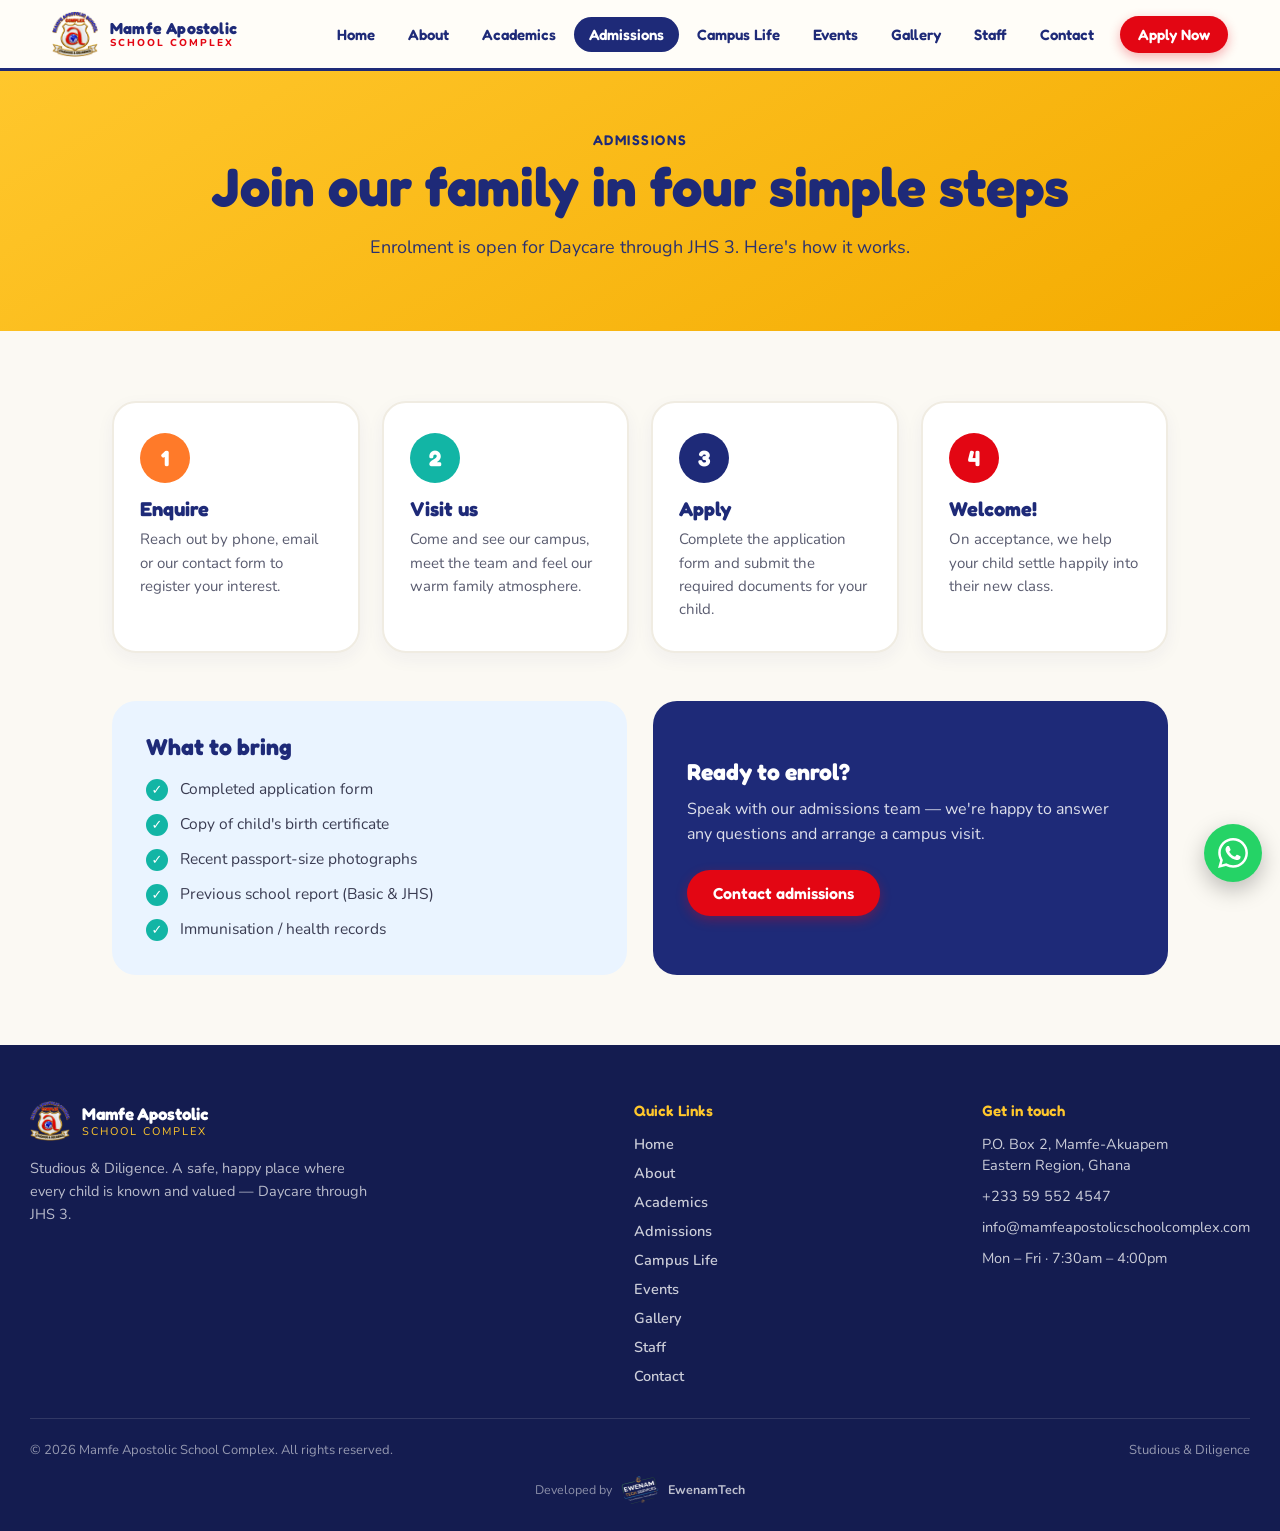
<file: admissions.html>
<!DOCTYPE html>
<html lang="en">
<head>
<meta charset="utf-8">
<meta name="viewport" content="width=device-width, initial-scale=1">
<title>Admissions — Enrol at Mamfe Apostolic School Complex, Mamfe-Akuapem</title>
<meta name="description" content="Admissions are open for Daycare through JHS 3 at Mamfe Apostolic School Complex in Mamfe-Akuapem, Eastern Region, Ghana. Join our family in four simple steps.">
<link rel="icon" href="/favicon.ico" sizes="48x48">
<link rel="icon" type="image/png" sizes="192x192" href="/assets/icon-192.png">
<link rel="manifest" href="/site.webmanifest">
<link rel="canonical" href="https://mamfeapostolicschoolcomplex.com/admissions">
<meta name="theme-color" content="#1E2A78">
<link rel="apple-touch-icon" href="/assets/apple-touch-icon.png">
<meta property="og:type" content="website">
<meta property="og:site_name" content="Mamfe Apostolic School Complex">
<meta property="og:title" content="Admissions — Enrol at Mamfe Apostolic School Complex, Mamfe-Akuapem">
<meta property="og:description" content="Admissions are open for Daycare through JHS 3 at Mamfe Apostolic School Complex in Mamfe-Akuapem, Eastern Region, Ghana. Join our family in four simple steps.">
<meta property="og:url" content="https://mamfeapostolicschoolcomplex.com/admissions">
<meta property="og:image" content="https://mamfeapostolicschoolcomplex.com/assets/og-image.jpg">
<meta property="og:image:width" content="1200">
<meta property="og:image:height" content="630">
<meta name="twitter:card" content="summary_large_image">
<meta name="twitter:title" content="Admissions — Enrol at Mamfe Apostolic School Complex, Mamfe-Akuapem">
<meta name="twitter:description" content="Admissions are open for Daycare through JHS 3 at Mamfe Apostolic School Complex in Mamfe-Akuapem, Eastern Region, Ghana. Join our family in four simple steps.">
<meta name="twitter:image" content="https://mamfeapostolicschoolcomplex.com/assets/og-image.jpg">
<link rel="preconnect" href="https://fonts.googleapis.com">
<link rel="preconnect" href="https://fonts.gstatic.com" crossorigin>
<link href="https://fonts.googleapis.com/css2?family=Fredoka:wght@400;500;600;700&family=Nunito:wght@400;500;600;700;800;900&display=swap" rel="stylesheet">
<link rel="stylesheet" href="/css/styles.css">
</head>
<body>

<header class="site-header">
  <div class="nav-row">
    <a href="/" class="brand" aria-label="Mamfe Apostolic School Complex — Home">
      <img src="/assets/logo.png" alt="Mamfe Apostolic School Complex logo">
      <div class="brand-text">
        <div class="name">Mamfe Apostolic</div>
        <div class="sub">SCHOOL COMPLEX</div>
      </div>
    </a>
    <nav class="desktop-nav" aria-label="Primary">
      <a data-nav-link href="/" class="nav-pill">Home</a>
      <a data-nav-link href="/about" class="nav-pill">About</a>
      <a data-nav-link href="/academics" class="nav-pill">Academics</a>
      <a data-nav-link href="/admissions" class="nav-pill">Admissions</a>
      <a data-nav-link href="/campus-life" class="nav-pill">Campus Life</a>
      <a data-nav-link href="/events" class="nav-pill">Events</a>
      <a data-nav-link href="/gallery" class="nav-pill">Gallery</a>
      <a data-nav-link href="/staff" class="nav-pill">Staff</a>
      <a data-nav-link href="/contact" class="nav-pill">Contact</a>
      <a href="/admissions" class="btn btn-red btn-nav-cta">Apply Now</a>
    </nav>
    <button data-hamburger class="hamburger" aria-label="Toggle menu" aria-expanded="false">
      <span></span><span></span><span></span>
    </button>
  </div>
  <div data-mobile-menu class="mobile-menu">
    <a data-nav-link href="/" class="mobile-link">Home</a>
    <a data-nav-link href="/about" class="mobile-link">About</a>
    <a data-nav-link href="/academics" class="mobile-link">Academics</a>
    <a data-nav-link href="/admissions" class="mobile-link">Admissions</a>
    <a data-nav-link href="/campus-life" class="mobile-link">Campus Life</a>
    <a data-nav-link href="/events" class="mobile-link">Events</a>
    <a data-nav-link href="/gallery" class="mobile-link">Gallery</a>
    <a data-nav-link href="/staff" class="mobile-link">Staff</a>
    <a data-nav-link href="/contact" class="mobile-link">Contact</a>
    <a href="/admissions" class="btn btn-red mobile-cta">Apply Now</a>
  </div>
</header>

<main class="page-enter">

  <section class="page-header yellow">
    <div class="eyebrow">ADMISSIONS</div>
    <h1>Join our family in four simple steps</h1>
    <p style="color:#2a3170">Enrolment is open for Daycare through JHS 3. Here's how it works.</p>
  </section>

  <section class="section-lg wrap-mid">
    <h2 class="visually-hidden">How to apply</h2>
    <div class="step-grid">
      <div class="step-card">
        <div class="step-num" style="background:#FF7A29">1</div>
        <h3>Enquire</h3>
        <p>Reach out by phone, email or our contact form to register your interest.</p>
      </div>
      <div class="step-card">
        <div class="step-num" style="background:#12B5A5">2</div>
        <h3>Visit us</h3>
        <p>Come and see our campus, meet the team and feel our warm family atmosphere.</p>
      </div>
      <div class="step-card">
        <div class="step-num" style="background:#1E2A78">3</div>
        <h3>Apply</h3>
        <p>Complete the application form and submit the required documents for your child.</p>
      </div>
      <div class="step-card">
        <div class="step-num" style="background:#E30613">4</div>
        <h3>Welcome!</h3>
        <p>On acceptance, we help your child settle happily into their new class.</p>
      </div>
    </div>

    <div class="adm-columns">
      <div class="bring-panel">
        <h3>What to bring</h3>
        <div class="bring-list">
          <div class="bring-item"><span class="bring-check">&#10003;</span><span>Completed application form</span></div>
          <div class="bring-item"><span class="bring-check">&#10003;</span><span>Copy of child's birth certificate</span></div>
          <div class="bring-item"><span class="bring-check">&#10003;</span><span>Recent passport-size photographs</span></div>
          <div class="bring-item"><span class="bring-check">&#10003;</span><span>Previous school report (Basic &amp; JHS)</span></div>
          <div class="bring-item"><span class="bring-check">&#10003;</span><span>Immunisation / health records</span></div>
        </div>
      </div>
      <div class="enrol-panel">
        <h3>Ready to enrol?</h3>
        <p>Speak with our admissions team &mdash; we're happy to answer any questions and arrange a campus visit.</p>
        <a href="/contact" class="btn btn-red" style="margin-top:22px;align-self:flex-start;padding:13px 26px;font-size:16px">Contact admissions</a>
      </div>
    </div>
  </section>

</main>

<footer class="site-footer">
  <div class="footer-row">
    <div class="footer-brand">
      <div class="brand-line">
        <img src="/assets/logo.png" alt="Mamfe Apostolic School Complex logo">
        <div>
          <div class="name">Mamfe Apostolic</div>
          <div class="sub">SCHOOL COMPLEX</div>
        </div>
      </div>
      <p>Studious &amp; Diligence. A safe, happy place where every child is known and valued &mdash; Daycare through JHS 3.</p>
      <!-- Social links hidden until real URLs are set: add each href, then remove `hidden`. -->
      <div class="social-row" hidden>
        <a href="#" class="social-circle" aria-label="Facebook"><svg viewBox="0 0 24 24"><path d="M13 22v-8h2.7l.4-3H13V9c0-.9.2-1.5 1.5-1.5H16V4.8c-.3 0-1.2-.1-2.2-.1-2.2 0-3.8 1.4-3.8 3.9V11H7.5v3H10v8z"/></svg></a>
        <a href="#" class="social-circle" aria-label="Instagram"><svg viewBox="0 0 24 24"><path d="M12 2.2c3.2 0 3.6 0 4.9.1 1.2.1 1.8.3 2.2.4.6.2 1 .5 1.4.9.4.4.7.8.9 1.4.2.4.4 1 .4 2.2.1 1.3.1 1.7.1 4.9s0 3.6-.1 4.9c-.1 1.2-.3 1.8-.4 2.2-.2.6-.5 1-.9 1.4-.4.4-.8.7-1.4.9-.4.2-1 .4-2.2.4-1.3.1-1.7.1-4.9.1s-3.6 0-4.9-.1c-1.2-.1-1.8-.3-2.2-.4-.6-.2-1-.5-1.4-.9-.4-.4-.7-.8-.9-1.4-.2-.4-.4-1-.4-2.2-.1-1.3-.1-1.7-.1-4.9s0-3.6.1-4.9c.1-1.2.3-1.8.4-2.2.2-.6.5-1 .9-1.4.4-.4.8-.7 1.4-.9.4-.2 1-.4 2.2-.4 1.3-.1 1.7-.1 4.9-.1zm0 1.8c-3.1 0-3.5 0-4.7.1-1.1.1-1.7.2-2.1.4-.5.2-.9.4-1.3.8-.4.4-.6.8-.8 1.3-.2.4-.3 1-.4 2.1-.1 1.2-.1 1.6-.1 4.7s0 3.5.1 4.7c.1 1.1.2 1.7.4 2.1.2.5.4.9.8 1.3.4.4.8.6 1.3.8.4.2 1 .3 2.1.4 1.2.1 1.6.1 4.7.1s3.5 0 4.7-.1c1.1-.1 1.7-.2 2.1-.4.5-.2.9-.4 1.3-.8.4-.4.6-.8.8-1.3.2-.4.3-1 .4-2.1.1-1.2.1-1.6.1-4.7s0-3.5-.1-4.7c-.1-1.1-.2-1.7-.4-2.1-.2-.5-.4-.9-.8-1.3-.4-.4-.8-.6-1.3-.8-.4-.2-1-.3-2.1-.4-1.2-.1-1.6-.1-4.7-.1zm0 3.1a4.9 4.9 0 1 0 0 9.8 4.9 4.9 0 0 0 0-9.8zm0 8.1a3.2 3.2 0 1 1 0-6.4 3.2 3.2 0 0 1 0 6.4zm6.2-8.3a1.1 1.1 0 1 1-2.3 0 1.1 1.1 0 0 1 2.3 0z"/></svg></a>
        <a href="#" class="social-circle" aria-label="X"><svg viewBox="0 0 24 24"><path d="M17.5 3h3l-6.6 7.5L21.8 21h-5.9l-4.6-6-5.3 6H3l7-8L2.5 3h6l4.1 5.5zm-1 16h1.6L7.6 4.7H5.9z"/></svg></a>
        <a href="#" class="social-circle" aria-label="YouTube"><svg viewBox="0 0 24 24"><path d="M23 7.5c-.3-1.1-1-1.8-2.1-2.1C19 5 12 5 12 5s-7 0-8.9.4C2 5.7 1.3 6.4 1 7.5.6 9.4.6 12 .6 12s0 2.6.4 4.5c.3 1.1 1 1.8 2.1 2.1C5 19 12 19 12 19s7 0 8.9-.4c1.1-.3 1.8-1 2.1-2.1.4-1.9.4-4.5.4-4.5s0-2.6-.4-4.5zM9.8 15.3V8.7l5.7 3.3z"/></svg></a>
      </div>
    </div>
    <div>
      <div class="footer-col-title">Quick Links</div>
      <div class="footer-links">
        <a data-nav-link href="/">Home</a>
        <a data-nav-link href="/about">About</a>
        <a data-nav-link href="/academics">Academics</a>
        <a data-nav-link href="/admissions">Admissions</a>
        <a data-nav-link href="/campus-life">Campus Life</a>
        <a data-nav-link href="/events">Events</a>
        <a data-nav-link href="/gallery">Gallery</a>
        <a data-nav-link href="/staff">Staff</a>
        <a data-nav-link href="/contact">Contact</a>
      </div>
    </div>
    <div>
      <div class="footer-col-title">Get in touch</div>
      <div class="footer-info">
        <div>P.O. Box 2, Mamfe-Akuapem<br>Eastern Region, Ghana</div>
        <div><a href="tel:+233595524547">+233 59 552 4547</a></div>
        <div><a href="mailto:info@mamfeapostolicschoolcomplex.com">info@mamfeapostolicschoolcomplex.com</a></div>
        <div>Mon &ndash; Fri &middot; 7:30am &ndash; 4:00pm</div>
      </div>
    </div>
  </div>
  <div class="footer-bottom">
    <div>&copy; 2026 Mamfe Apostolic School Complex. All rights reserved.</div>
    <div>Studious &amp; Diligence</div>
  </div>
  <div class="dev-credit">
    <span>Developed by</span>
    <img src="/assets/ewenam-logo.png" alt="EwenamTech logo">
    <span class="dev-name">EwenamTech</span>
  </div>
</footer>

<script src="/js/main.js"></script>
</body>
</html>
</file>
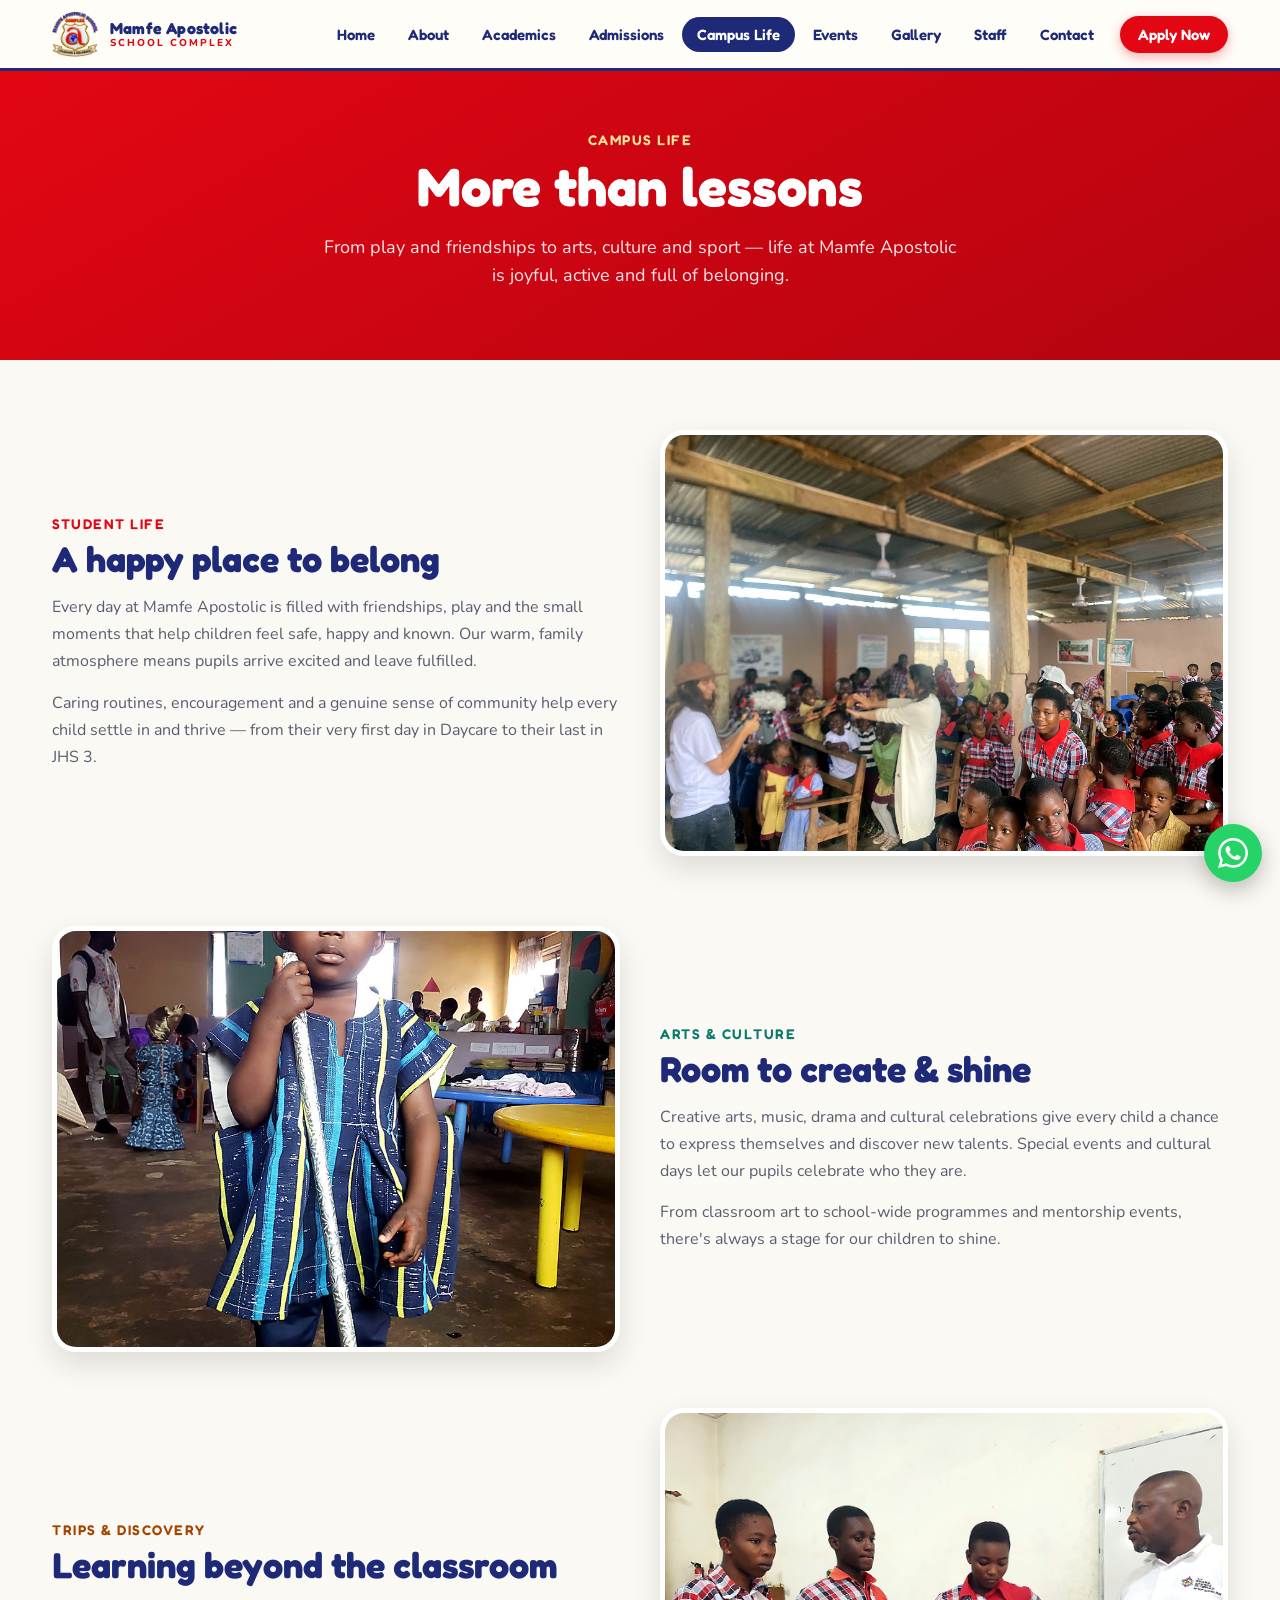
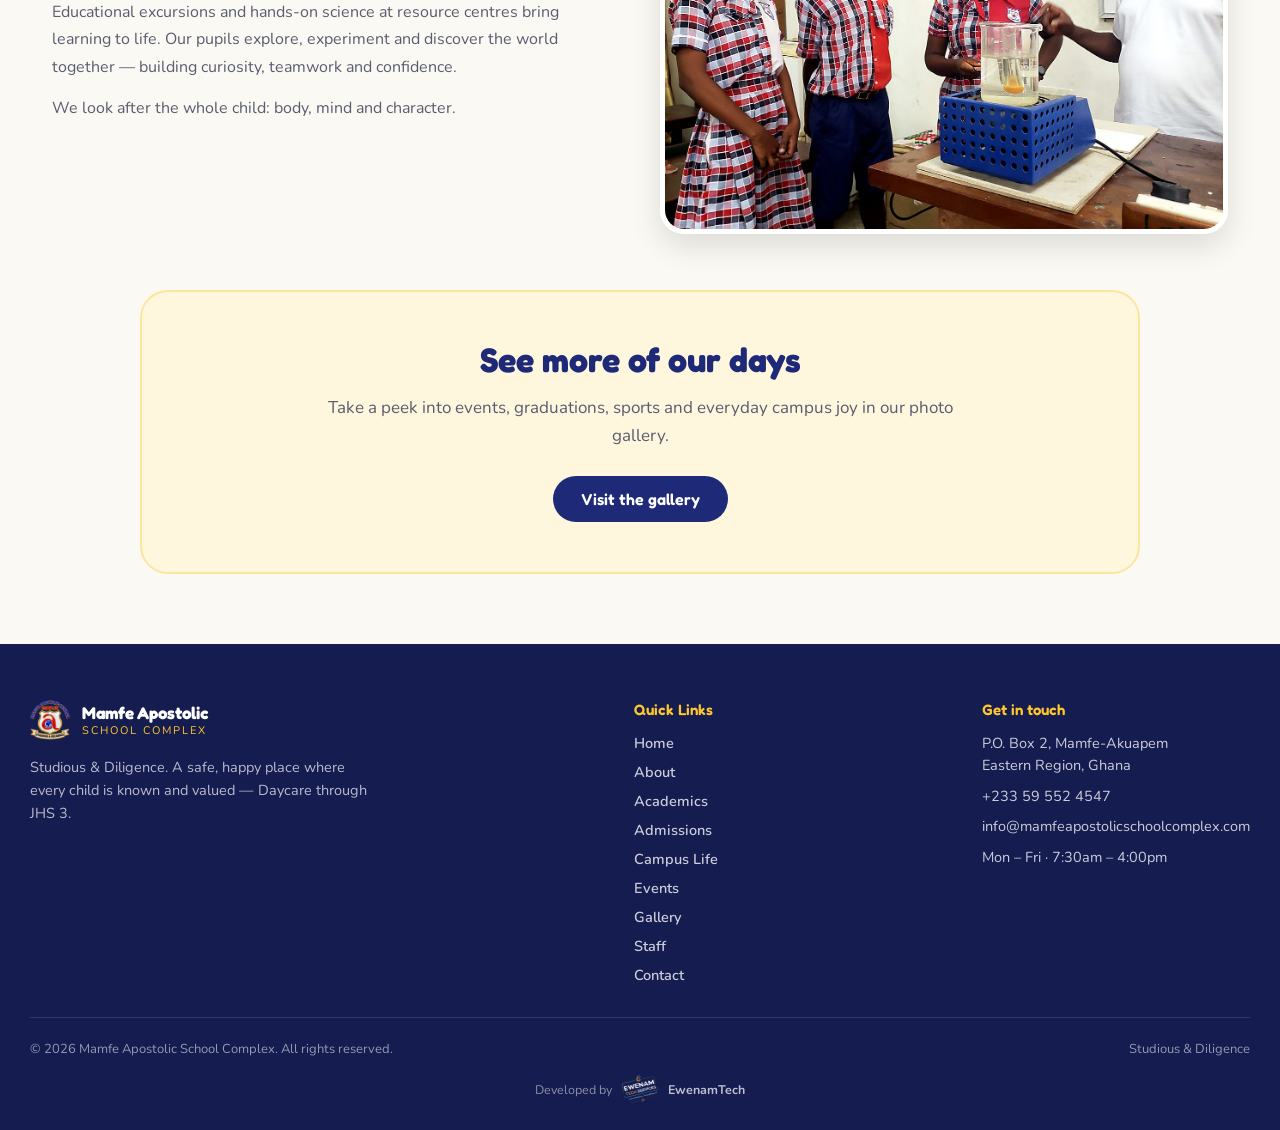
<file: campus-life.html>
<!DOCTYPE html>
<html lang="en">
<head>
<meta charset="utf-8">
<meta name="viewport" content="width=device-width, initial-scale=1">
<title>Campus Life — Mamfe Apostolic School Complex, Mamfe-Akuapem</title>
<meta name="description" content="Student life, arts &amp; culture, and trips &amp; discovery at Mamfe Apostolic School Complex, a Daycare to JHS school in Mamfe-Akuapem, Ghana.">
<link rel="icon" href="/favicon.ico" sizes="48x48">
<link rel="icon" type="image/png" sizes="192x192" href="/assets/icon-192.png">
<link rel="manifest" href="/site.webmanifest">
<link rel="canonical" href="https://mamfeapostolicschoolcomplex.com/campus-life">
<meta name="theme-color" content="#1E2A78">
<link rel="apple-touch-icon" href="/assets/apple-touch-icon.png">
<meta property="og:type" content="website">
<meta property="og:site_name" content="Mamfe Apostolic School Complex">
<meta property="og:title" content="Campus Life — Mamfe Apostolic School Complex, Mamfe-Akuapem">
<meta property="og:description" content="Student life, arts &amp; culture, and trips &amp; discovery at Mamfe Apostolic School Complex, a Daycare to JHS school in Mamfe-Akuapem, Ghana.">
<meta property="og:url" content="https://mamfeapostolicschoolcomplex.com/campus-life">
<meta property="og:image" content="https://mamfeapostolicschoolcomplex.com/assets/og-image.jpg">
<meta property="og:image:width" content="1200">
<meta property="og:image:height" content="630">
<meta name="twitter:card" content="summary_large_image">
<meta name="twitter:title" content="Campus Life — Mamfe Apostolic School Complex, Mamfe-Akuapem">
<meta name="twitter:description" content="Student life, arts &amp; culture, and trips &amp; discovery at Mamfe Apostolic School Complex, a Daycare to JHS school in Mamfe-Akuapem, Ghana.">
<meta name="twitter:image" content="https://mamfeapostolicschoolcomplex.com/assets/og-image.jpg">
<link rel="preconnect" href="https://fonts.googleapis.com">
<link rel="preconnect" href="https://fonts.gstatic.com" crossorigin>
<link href="https://fonts.googleapis.com/css2?family=Fredoka:wght@400;500;600;700&family=Nunito:wght@400;500;600;700;800;900&display=swap" rel="stylesheet">
<link rel="stylesheet" href="/css/styles.css">
</head>
<body>

<header class="site-header">
  <div class="nav-row">
    <a href="/" class="brand" aria-label="Mamfe Apostolic School Complex — Home">
      <img src="/assets/logo.png" alt="Mamfe Apostolic School Complex logo">
      <div class="brand-text">
        <div class="name">Mamfe Apostolic</div>
        <div class="sub">SCHOOL COMPLEX</div>
      </div>
    </a>
    <nav class="desktop-nav" aria-label="Primary">
      <a data-nav-link href="/" class="nav-pill">Home</a>
      <a data-nav-link href="/about" class="nav-pill">About</a>
      <a data-nav-link href="/academics" class="nav-pill">Academics</a>
      <a data-nav-link href="/admissions" class="nav-pill">Admissions</a>
      <a data-nav-link href="/campus-life" class="nav-pill">Campus Life</a>
      <a data-nav-link href="/events" class="nav-pill">Events</a>
      <a data-nav-link href="/gallery" class="nav-pill">Gallery</a>
      <a data-nav-link href="/staff" class="nav-pill">Staff</a>
      <a data-nav-link href="/contact" class="nav-pill">Contact</a>
      <a href="/admissions" class="btn btn-red btn-nav-cta">Apply Now</a>
    </nav>
    <button data-hamburger class="hamburger" aria-label="Toggle menu" aria-expanded="false">
      <span></span><span></span><span></span>
    </button>
  </div>
  <div data-mobile-menu class="mobile-menu">
    <a data-nav-link href="/" class="mobile-link">Home</a>
    <a data-nav-link href="/about" class="mobile-link">About</a>
    <a data-nav-link href="/academics" class="mobile-link">Academics</a>
    <a data-nav-link href="/admissions" class="mobile-link">Admissions</a>
    <a data-nav-link href="/campus-life" class="mobile-link">Campus Life</a>
    <a data-nav-link href="/events" class="mobile-link">Events</a>
    <a data-nav-link href="/gallery" class="mobile-link">Gallery</a>
    <a data-nav-link href="/staff" class="mobile-link">Staff</a>
    <a data-nav-link href="/contact" class="mobile-link">Contact</a>
    <a href="/admissions" class="btn btn-red mobile-cta">Apply Now</a>
  </div>
</header>

<main class="page-enter">

  <section class="page-header red">
    <div class="eyebrow" style="color:#FFE49E">CAMPUS LIFE</div>
    <h1>More than lessons</h1>
    <p style="color:rgba(255,255,255,.9)">From play and friendships to arts, culture and sport — life at Mamfe Apostolic is joyful, active and full of belonging.</p>
  </section>

  <!-- Student Life -->
  <section class="section-lg wrap">
    <div class="story-row" style="margin-top:0">
      <div class="story-text">
        <div class="eyebrow" style="color:var(--red)">STUDENT LIFE</div>
        <h2 style="margin-top:8px">A happy place to belong</h2>
        <p>Every day at Mamfe Apostolic is filled with friendships, play and the small moments that help children feel safe, happy and known. Our warm, family atmosphere means pupils arrive excited and leave fulfilled.</p>
        <p>Caring routines, encouragement and a genuine sense of community help every child settle in and thrive — from their very first day in Daycare to their last in JHS 3.</p>
      </div>
      <div class="story-photo">
        <img class="photo-img" src="/assets/photos/hero.jpg" alt="Pupils together in class at Mamfe Apostolic School Complex">
      </div>
    </div>
  </section>

  <!-- Arts & Culture -->
  <section class="section wrap" style="padding-top:0">
    <div class="story-row" style="margin-top:0;flex-direction:row-reverse">
      <div class="story-text">
        <div class="eyebrow" style="color:#0C7A6E">ARTS &amp; CULTURE</div>
        <h2 style="margin-top:8px">Room to create &amp; shine</h2>
        <p>Creative arts, music, drama and cultural celebrations give every child a chance to express themselves and discover new talents. Special events and cultural days let our pupils celebrate who they are.</p>
        <p>From classroom art to school-wide programmes and mentorship events, there's always a stage for our children to shine.</p>
      </div>
      <div class="story-photo">
        <img class="photo-img" src="/assets/photos/gallery-cultural.jpg" alt="A pupil in traditional kente on Cultural Day">
      </div>
    </div>
  </section>

  <!-- Sports & Wellness -->
  <section class="section wrap" style="padding-top:0">
    <div class="story-row" style="margin-top:0">
      <div class="story-text">
        <div class="eyebrow" style="color:#A34400">TRIPS &amp; DISCOVERY</div>
        <h2 style="margin-top:8px">Learning beyond the classroom</h2>
        <p>Educational excursions and hands-on science at resource centres bring learning to life. Our pupils explore, experiment and discover the world together — building curiosity, teamwork and confidence.</p>
        <p>We look after the whole child: body, mind and character.</p>
      </div>
      <div class="story-photo">
        <img class="photo-img" src="/assets/photos/gallery-science.jpg" alt="Pupils carrying out a science experiment on a resource-centre visit">
      </div>
    </div>
  </section>

  <!-- CTA to gallery -->
  <section class="section" style="padding-top:0;padding-bottom:70px">
    <div class="approach-panel">
      <h2>See more of our days</h2>
      <p>Take a peek into events, graduations, sports and everyday campus joy in our photo gallery.</p>
      <a href="/gallery" class="btn btn-blue" style="margin-top:26px;display:inline-block">Visit the gallery</a>
    </div>
  </section>

</main>

<footer class="site-footer">
  <div class="footer-row">
    <div class="footer-brand">
      <div class="brand-line">
        <img src="/assets/logo.png" alt="Mamfe Apostolic School Complex logo">
        <div>
          <div class="name">Mamfe Apostolic</div>
          <div class="sub">SCHOOL COMPLEX</div>
        </div>
      </div>
      <p>Studious &amp; Diligence. A safe, happy place where every child is known and valued &mdash; Daycare through JHS 3.</p>
      <!-- Social links hidden until real URLs are set: add each href, then remove `hidden`. -->
      <div class="social-row" hidden>
        <a href="#" class="social-circle" aria-label="Facebook"><svg viewBox="0 0 24 24"><path d="M13 22v-8h2.7l.4-3H13V9c0-.9.2-1.5 1.5-1.5H16V4.8c-.3 0-1.2-.1-2.2-.1-2.2 0-3.8 1.4-3.8 3.9V11H7.5v3H10v8z"/></svg></a>
        <a href="#" class="social-circle" aria-label="Instagram"><svg viewBox="0 0 24 24"><path d="M12 2.2c3.2 0 3.6 0 4.9.1 1.2.1 1.8.3 2.2.4.6.2 1 .5 1.4.9.4.4.7.8.9 1.4.2.4.4 1 .4 2.2.1 1.3.1 1.7.1 4.9s0 3.6-.1 4.9c-.1 1.2-.3 1.8-.4 2.2-.2.6-.5 1-.9 1.4-.4.4-.8.7-1.4.9-.4.2-1 .4-2.2.4-1.3.1-1.7.1-4.9.1s-3.6 0-4.9-.1c-1.2-.1-1.8-.3-2.2-.4-.6-.2-1-.5-1.4-.9-.4-.4-.7-.8-.9-1.4-.2-.4-.4-1-.4-2.2-.1-1.3-.1-1.7-.1-4.9s0-3.6.1-4.9c.1-1.2.3-1.8.4-2.2.2-.6.5-1 .9-1.4.4-.4.8-.7 1.4-.9.4-.2 1-.4 2.2-.4 1.3-.1 1.7-.1 4.9-.1zm0 1.8c-3.1 0-3.5 0-4.7.1-1.1.1-1.7.2-2.1.4-.5.2-.9.4-1.3.8-.4.4-.6.8-.8 1.3-.2.4-.3 1-.4 2.1-.1 1.2-.1 1.6-.1 4.7s0 3.5.1 4.7c.1 1.1.2 1.7.4 2.1.2.5.4.9.8 1.3.4.4.8.6 1.3.8.4.2 1 .3 2.1.4 1.2.1 1.6.1 4.7.1s3.5 0 4.7-.1c1.1-.1 1.7-.2 2.1-.4.5-.2.9-.4 1.3-.8.4-.4.6-.8.8-1.3.2-.4.3-1 .4-2.1.1-1.2.1-1.6.1-4.7s0-3.5-.1-4.7c-.1-1.1-.2-1.7-.4-2.1-.2-.5-.4-.9-.8-1.3-.4-.4-.8-.6-1.3-.8-.4-.2-1-.3-2.1-.4-1.2-.1-1.6-.1-4.7-.1zm0 3.1a4.9 4.9 0 1 0 0 9.8 4.9 4.9 0 0 0 0-9.8zm0 8.1a3.2 3.2 0 1 1 0-6.4 3.2 3.2 0 0 1 0 6.4zm6.2-8.3a1.1 1.1 0 1 1-2.3 0 1.1 1.1 0 0 1 2.3 0z"/></svg></a>
        <a href="#" class="social-circle" aria-label="X"><svg viewBox="0 0 24 24"><path d="M17.5 3h3l-6.6 7.5L21.8 21h-5.9l-4.6-6-5.3 6H3l7-8L2.5 3h6l4.1 5.5zm-1 16h1.6L7.6 4.7H5.9z"/></svg></a>
        <a href="#" class="social-circle" aria-label="YouTube"><svg viewBox="0 0 24 24"><path d="M23 7.5c-.3-1.1-1-1.8-2.1-2.1C19 5 12 5 12 5s-7 0-8.9.4C2 5.7 1.3 6.4 1 7.5.6 9.4.6 12 .6 12s0 2.6.4 4.5c.3 1.1 1 1.8 2.1 2.1C5 19 12 19 12 19s7 0 8.9-.4c1.1-.3 1.8-1 2.1-2.1.4-1.9.4-4.5.4-4.5s0-2.6-.4-4.5zM9.8 15.3V8.7l5.7 3.3z"/></svg></a>
      </div>
    </div>
    <div>
      <div class="footer-col-title">Quick Links</div>
      <div class="footer-links">
        <a data-nav-link href="/">Home</a>
        <a data-nav-link href="/about">About</a>
        <a data-nav-link href="/academics">Academics</a>
        <a data-nav-link href="/admissions">Admissions</a>
        <a data-nav-link href="/campus-life">Campus Life</a>
        <a data-nav-link href="/events">Events</a>
        <a data-nav-link href="/gallery">Gallery</a>
        <a data-nav-link href="/staff">Staff</a>
        <a data-nav-link href="/contact">Contact</a>
      </div>
    </div>
    <div>
      <div class="footer-col-title">Get in touch</div>
      <div class="footer-info">
        <div>P.O. Box 2, Mamfe-Akuapem<br>Eastern Region, Ghana</div>
        <div><a href="tel:+233595524547">+233 59 552 4547</a></div>
        <div><a href="mailto:info@mamfeapostolicschoolcomplex.com">info@mamfeapostolicschoolcomplex.com</a></div>
        <div>Mon &ndash; Fri &middot; 7:30am &ndash; 4:00pm</div>
      </div>
    </div>
  </div>
  <div class="footer-bottom">
    <div>&copy; 2026 Mamfe Apostolic School Complex. All rights reserved.</div>
    <div>Studious &amp; Diligence</div>
  </div>
  <div class="dev-credit">
    <span>Developed by</span>
    <img src="/assets/ewenam-logo.png" alt="EwenamTech logo">
    <span class="dev-name">EwenamTech</span>
  </div>
</footer>

<script src="/js/main.js"></script>
</body>
</html>
</file>
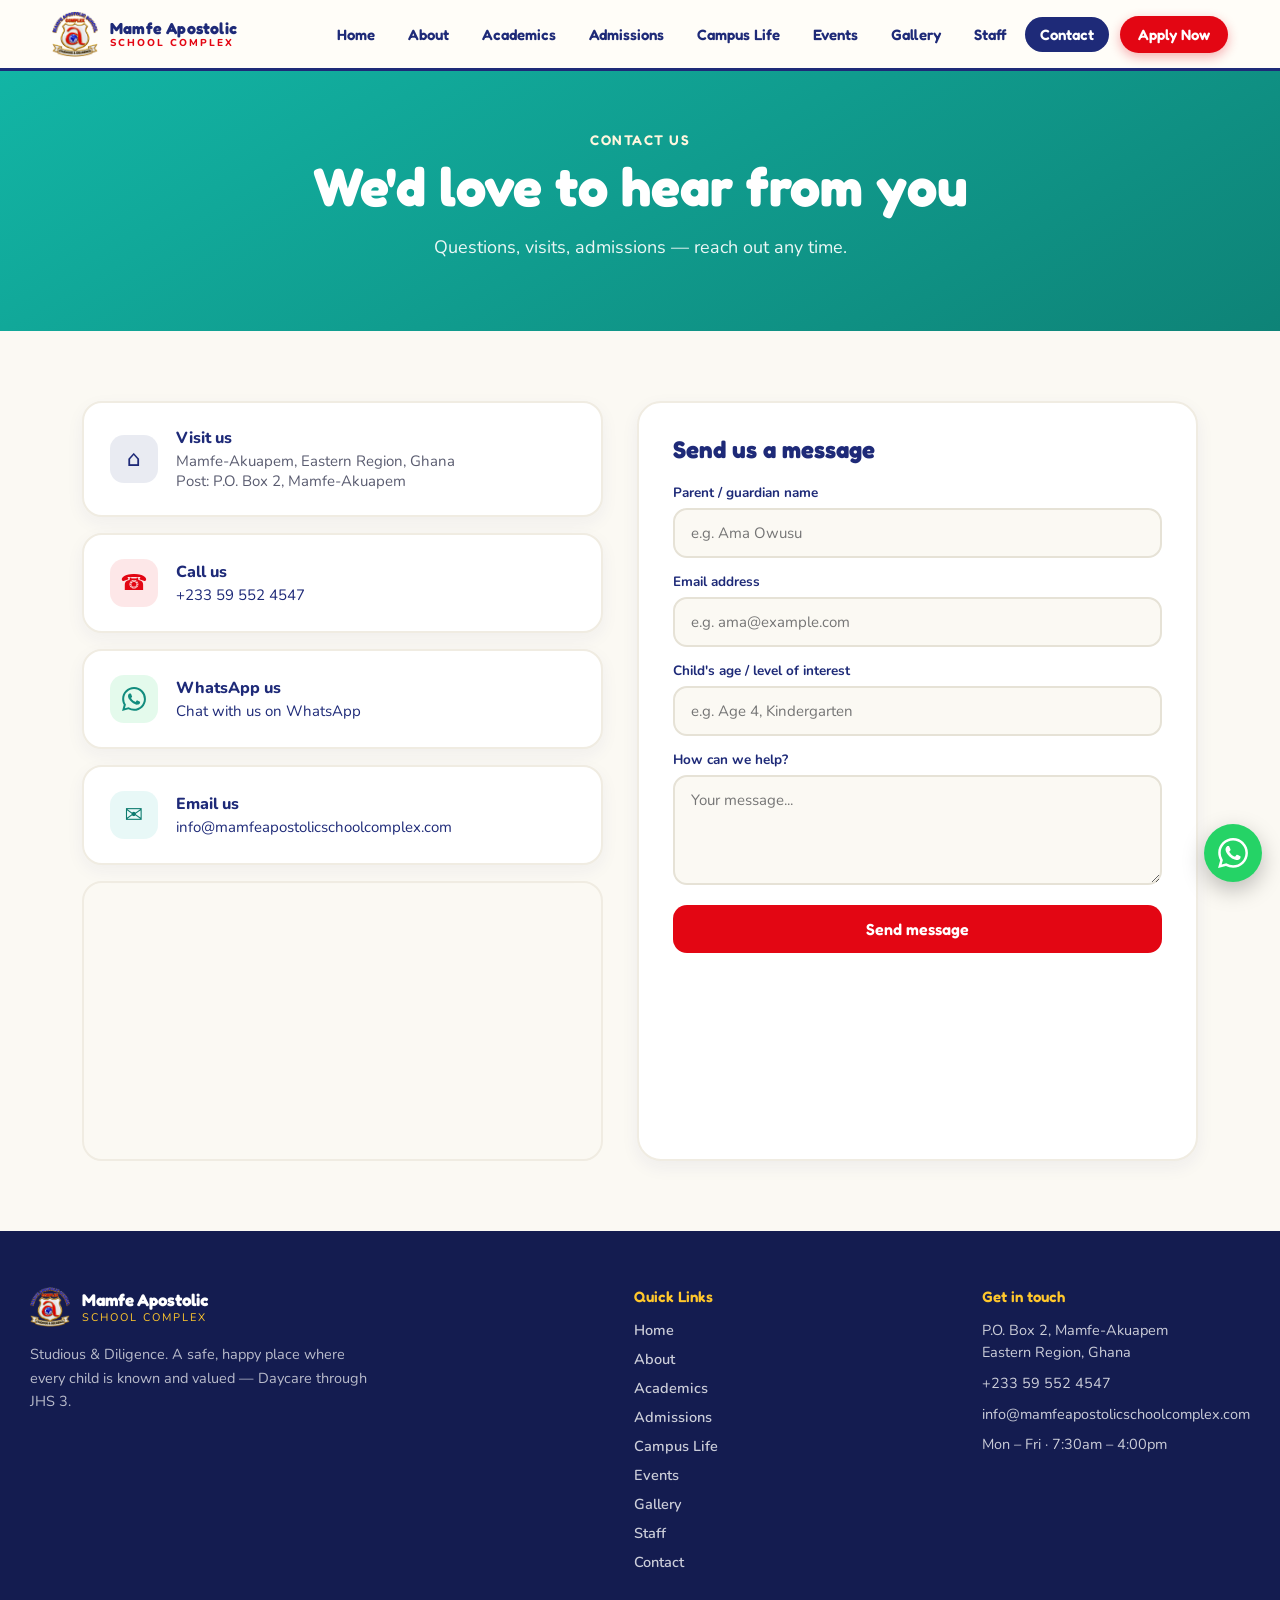
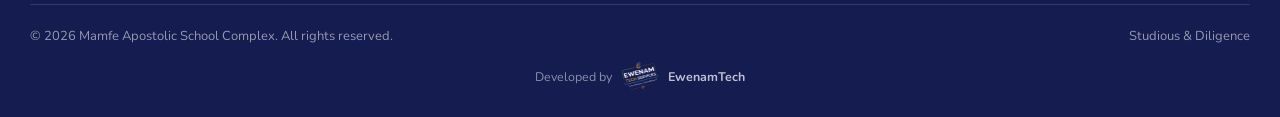
<file: contact.html>
<!DOCTYPE html>
<html lang="en">
<head>
<meta charset="utf-8">
<meta name="viewport" content="width=device-width, initial-scale=1">
<title>Contact Us — Mamfe Apostolic School Complex, Mamfe-Akuapem, Ghana</title>
<meta name="description" content="Call or WhatsApp +233 59 552 4547, or send a message to Mamfe Apostolic School Complex in Mamfe-Akuapem, Eastern Region, Ghana: questions, visits and admissions.">
<link rel="icon" href="/favicon.ico" sizes="48x48">
<link rel="icon" type="image/png" sizes="192x192" href="/assets/icon-192.png">
<link rel="manifest" href="/site.webmanifest">
<link rel="canonical" href="https://mamfeapostolicschoolcomplex.com/contact">
<meta name="theme-color" content="#1E2A78">
<link rel="apple-touch-icon" href="/assets/apple-touch-icon.png">
<meta property="og:type" content="website">
<meta property="og:site_name" content="Mamfe Apostolic School Complex">
<meta property="og:title" content="Contact Us — Mamfe Apostolic School Complex, Mamfe-Akuapem, Ghana">
<meta property="og:description" content="Call or WhatsApp +233 59 552 4547, or send a message to Mamfe Apostolic School Complex in Mamfe-Akuapem, Eastern Region, Ghana: questions, visits and admissions.">
<meta property="og:url" content="https://mamfeapostolicschoolcomplex.com/contact">
<meta property="og:image" content="https://mamfeapostolicschoolcomplex.com/assets/og-image.jpg">
<meta property="og:image:width" content="1200">
<meta property="og:image:height" content="630">
<meta name="twitter:card" content="summary_large_image">
<meta name="twitter:title" content="Contact Us — Mamfe Apostolic School Complex, Mamfe-Akuapem, Ghana">
<meta name="twitter:description" content="Call or WhatsApp +233 59 552 4547, or send a message to Mamfe Apostolic School Complex in Mamfe-Akuapem, Eastern Region, Ghana: questions, visits and admissions.">
<meta name="twitter:image" content="https://mamfeapostolicschoolcomplex.com/assets/og-image.jpg">
<link rel="preconnect" href="https://fonts.googleapis.com">
<link rel="preconnect" href="https://fonts.gstatic.com" crossorigin>
<link href="https://fonts.googleapis.com/css2?family=Fredoka:wght@400;500;600;700&family=Nunito:wght@400;500;600;700;800;900&display=swap" rel="stylesheet">
<link rel="stylesheet" href="/css/styles.css">
</head>
<body>

<header class="site-header">
  <div class="nav-row">
    <a href="/" class="brand" aria-label="Mamfe Apostolic School Complex — Home">
      <img src="/assets/logo.png" alt="Mamfe Apostolic School Complex logo">
      <div class="brand-text">
        <div class="name">Mamfe Apostolic</div>
        <div class="sub">SCHOOL COMPLEX</div>
      </div>
    </a>
    <nav class="desktop-nav" aria-label="Primary">
      <a data-nav-link href="/" class="nav-pill">Home</a>
      <a data-nav-link href="/about" class="nav-pill">About</a>
      <a data-nav-link href="/academics" class="nav-pill">Academics</a>
      <a data-nav-link href="/admissions" class="nav-pill">Admissions</a>
      <a data-nav-link href="/campus-life" class="nav-pill">Campus Life</a>
      <a data-nav-link href="/events" class="nav-pill">Events</a>
      <a data-nav-link href="/gallery" class="nav-pill">Gallery</a>
      <a data-nav-link href="/staff" class="nav-pill">Staff</a>
      <a data-nav-link href="/contact" class="nav-pill">Contact</a>
      <a href="/admissions" class="btn btn-red btn-nav-cta">Apply Now</a>
    </nav>
    <button data-hamburger class="hamburger" aria-label="Toggle menu" aria-expanded="false">
      <span></span><span></span><span></span>
    </button>
  </div>
  <div data-mobile-menu class="mobile-menu">
    <a data-nav-link href="/" class="mobile-link">Home</a>
    <a data-nav-link href="/about" class="mobile-link">About</a>
    <a data-nav-link href="/academics" class="mobile-link">Academics</a>
    <a data-nav-link href="/admissions" class="mobile-link">Admissions</a>
    <a data-nav-link href="/campus-life" class="mobile-link">Campus Life</a>
    <a data-nav-link href="/events" class="mobile-link">Events</a>
    <a data-nav-link href="/gallery" class="mobile-link">Gallery</a>
    <a data-nav-link href="/staff" class="mobile-link">Staff</a>
    <a data-nav-link href="/contact" class="mobile-link">Contact</a>
    <a href="/admissions" class="btn btn-red mobile-cta">Apply Now</a>
  </div>
</header>

<main class="page-enter">

  <section class="page-header teal">
    <div class="eyebrow" style="color:#FFF6DE">CONTACT US</div>
    <h1>We'd love to hear from you</h1>
    <p style="color:rgba(255,255,255,.92)">Questions, visits, admissions &mdash; reach out any time.</p>
  </section>

  <section class="section-lg wrap-contact">
    <div class="contact-layout">

      <div class="contact-left">
        <div class="contact-card">
          <div class="contact-icon" style="background:#1E2A7818;color:#1E2A78">&#8962;</div>
          <div>
            <div class="label">Visit us</div>
            <div class="value">Mamfe-Akuapem, Eastern Region, Ghana<br>Post: P.O. Box 2, Mamfe-Akuapem</div>
          </div>
        </div>
        <div class="contact-card">
          <div class="contact-icon" style="background:#E3061318;color:#E30613">&#9742;</div>
          <div>
            <div class="label">Call us</div>
            <div class="value"><a href="tel:+233595524547">+233 59 552 4547</a></div>
          </div>
        </div>
        <div class="contact-card">
          <div class="contact-icon" style="background:#25D3661f;color:#128C7E">
            <svg viewBox="0 0 24 24" width="24" height="24" fill="currentColor" aria-hidden="true"><path d="M17.47 14.38c-.3-.15-1.76-.87-2.03-.97-.27-.1-.47-.15-.67.15-.2.3-.77.97-.94 1.16-.17.2-.35.22-.64.07-.3-.15-1.26-.46-2.39-1.47-.88-.79-1.48-1.76-1.65-2.06-.17-.3-.02-.46.13-.6.13-.14.3-.35.45-.52.15-.17.2-.3.3-.5.1-.2.05-.37-.03-.52-.07-.15-.67-1.61-.92-2.2-.24-.58-.49-.5-.67-.51h-.57c-.2 0-.52.07-.79.37-.27.3-1.04 1.02-1.04 2.48s1.07 2.87 1.21 3.07c.15.2 2.1 3.2 5.08 4.49.71.31 1.26.49 1.7.63.71.23 1.36.2 1.87.12.57-.09 1.76-.72 2-1.41.25-.7.25-1.29.18-1.41-.08-.13-.28-.2-.57-.35m-5.42 7.4h-.01a9.87 9.87 0 01-5.03-1.38l-.36-.21-3.74.98 1-3.65-.24-.37a9.86 9.86 0 01-1.51-5.26c0-5.45 4.44-9.88 9.89-9.88 2.64 0 5.12 1.03 6.99 2.9a9.83 9.83 0 012.89 6.99c0 5.45-4.44 9.88-9.88 9.88m8.41-18.3A11.82 11.82 0 0012.05 0C5.5 0 .16 5.34.16 11.89c0 2.1.55 4.14 1.59 5.95L.06 24l6.3-1.65a11.88 11.88 0 005.69 1.45h.01c6.55 0 11.89-5.34 11.89-11.89 0-3.18-1.24-6.17-3.48-8.41z"/></svg>
          </div>
          <div>
            <div class="label">WhatsApp us</div>
            <div class="value"><a href="https://wa.me/233595524547?text=Hello%20Mamfe%20Apostolic%20School%20Complex%2C%20I%27d%20like%20to%20make%20an%20enquiry." target="_blank" rel="noopener">Chat with us on WhatsApp</a></div>
          </div>
        </div>
        <div class="contact-card">
          <div class="contact-icon" style="background:#12B5A518;color:#0C7A6E">&#9993;</div>
          <div>
            <div class="label">Email us</div>
            <div class="value"><a href="mailto:info@mamfeapostolicschoolcomplex.com">info@mamfeapostolicschoolcomplex.com</a></div>
          </div>
        </div>
        <div class="map-box">
          <iframe title="Campus map" loading="lazy" referrerpolicy="no-referrer-when-downgrade"
            src="https://maps.google.com/maps?q=Mamfe%2C+Akuapem%2C+Eastern+Region%2C+Ghana&t=&z=12&ie=UTF8&iwloc=&output=embed"></iframe>
        </div>
      </div>

      <div class="contact-form-card">
        <h2>Send us a message</h2>
        <form data-contact-form novalidate>
          <div class="form-fields">
            <!-- Honeypot spam trap: hidden from people, auto-filled by bots.
                 A filled botcheck makes Web3Forms reject the submission. -->
            <input type="checkbox" name="botcheck" tabindex="-1" autocomplete="off"
                   aria-hidden="true" style="display:none">
            <div>
              <label class="field-label" for="cf-name">Parent / guardian name</label>
              <input type="text" id="cf-name" name="name" autocomplete="name" placeholder="e.g. Ama Owusu">
              <div class="field-error" data-error-for="name"></div>
            </div>
            <div>
              <label class="field-label" for="cf-email">Email address</label>
              <input type="email" id="cf-email" name="email" autocomplete="email" placeholder="e.g. ama@example.com">
              <div class="field-error" data-error-for="email"></div>
            </div>
            <div>
              <label class="field-label" for="cf-child">Child's age / level of interest</label>
              <input type="text" id="cf-child" name="child_info" placeholder="e.g. Age 4, Kindergarten">
            </div>
            <div>
              <label class="field-label" for="cf-message">How can we help?</label>
              <textarea id="cf-message" name="message" rows="4" placeholder="Your message..."></textarea>
              <div class="field-error" data-error-for="message"></div>
            </div>
            <button type="submit" class="submit-btn" data-submit-btn>Send message</button>
            <div class="form-status" data-form-status></div>
          </div>
        </form>
      </div>

    </div>
  </section>

</main>

<footer class="site-footer">
  <div class="footer-row">
    <div class="footer-brand">
      <div class="brand-line">
        <img src="/assets/logo.png" alt="Mamfe Apostolic School Complex logo">
        <div>
          <div class="name">Mamfe Apostolic</div>
          <div class="sub">SCHOOL COMPLEX</div>
        </div>
      </div>
      <p>Studious &amp; Diligence. A safe, happy place where every child is known and valued &mdash; Daycare through JHS 3.</p>
      <!-- Social links hidden until real URLs are set: add each href, then remove `hidden`. -->
      <div class="social-row" hidden>
        <a href="#" class="social-circle" aria-label="Facebook"><svg viewBox="0 0 24 24"><path d="M13 22v-8h2.7l.4-3H13V9c0-.9.2-1.5 1.5-1.5H16V4.8c-.3 0-1.2-.1-2.2-.1-2.2 0-3.8 1.4-3.8 3.9V11H7.5v3H10v8z"/></svg></a>
        <a href="#" class="social-circle" aria-label="Instagram"><svg viewBox="0 0 24 24"><path d="M12 2.2c3.2 0 3.6 0 4.9.1 1.2.1 1.8.3 2.2.4.6.2 1 .5 1.4.9.4.4.7.8.9 1.4.2.4.4 1 .4 2.2.1 1.3.1 1.7.1 4.9s0 3.6-.1 4.9c-.1 1.2-.3 1.8-.4 2.2-.2.6-.5 1-.9 1.4-.4.4-.8.7-1.4.9-.4.2-1 .4-2.2.4-1.3.1-1.7.1-4.9.1s-3.6 0-4.9-.1c-1.2-.1-1.8-.3-2.2-.4-.6-.2-1-.5-1.4-.9-.4-.4-.7-.8-.9-1.4-.2-.4-.4-1-.4-2.2-.1-1.3-.1-1.7-.1-4.9s0-3.6.1-4.9c.1-1.2.3-1.8.4-2.2.2-.6.5-1 .9-1.4.4-.4.8-.7 1.4-.9.4-.2 1-.4 2.2-.4 1.3-.1 1.7-.1 4.9-.1zm0 1.8c-3.1 0-3.5 0-4.7.1-1.1.1-1.7.2-2.1.4-.5.2-.9.4-1.3.8-.4.4-.6.8-.8 1.3-.2.4-.3 1-.4 2.1-.1 1.2-.1 1.6-.1 4.7s0 3.5.1 4.7c.1 1.1.2 1.7.4 2.1.2.5.4.9.8 1.3.4.4.8.6 1.3.8.4.2 1 .3 2.1.4 1.2.1 1.6.1 4.7.1s3.5 0 4.7-.1c1.1-.1 1.7-.2 2.1-.4.5-.2.9-.4 1.3-.8.4-.4.6-.8.8-1.3.2-.4.3-1 .4-2.1.1-1.2.1-1.6.1-4.7s0-3.5-.1-4.7c-.1-1.1-.2-1.7-.4-2.1-.2-.5-.4-.9-.8-1.3-.4-.4-.8-.6-1.3-.8-.4-.2-1-.3-2.1-.4-1.2-.1-1.6-.1-4.7-.1zm0 3.1a4.9 4.9 0 1 0 0 9.8 4.9 4.9 0 0 0 0-9.8zm0 8.1a3.2 3.2 0 1 1 0-6.4 3.2 3.2 0 0 1 0 6.4zm6.2-8.3a1.1 1.1 0 1 1-2.3 0 1.1 1.1 0 0 1 2.3 0z"/></svg></a>
        <a href="#" class="social-circle" aria-label="X"><svg viewBox="0 0 24 24"><path d="M17.5 3h3l-6.6 7.5L21.8 21h-5.9l-4.6-6-5.3 6H3l7-8L2.5 3h6l4.1 5.5zm-1 16h1.6L7.6 4.7H5.9z"/></svg></a>
        <a href="#" class="social-circle" aria-label="YouTube"><svg viewBox="0 0 24 24"><path d="M23 7.5c-.3-1.1-1-1.8-2.1-2.1C19 5 12 5 12 5s-7 0-8.9.4C2 5.7 1.3 6.4 1 7.5.6 9.4.6 12 .6 12s0 2.6.4 4.5c.3 1.1 1 1.8 2.1 2.1C5 19 12 19 12 19s7 0 8.9-.4c1.1-.3 1.8-1 2.1-2.1.4-1.9.4-4.5.4-4.5s0-2.6-.4-4.5zM9.8 15.3V8.7l5.7 3.3z"/></svg></a>
      </div>
    </div>
    <div>
      <div class="footer-col-title">Quick Links</div>
      <div class="footer-links">
        <a data-nav-link href="/">Home</a>
        <a data-nav-link href="/about">About</a>
        <a data-nav-link href="/academics">Academics</a>
        <a data-nav-link href="/admissions">Admissions</a>
        <a data-nav-link href="/campus-life">Campus Life</a>
        <a data-nav-link href="/events">Events</a>
        <a data-nav-link href="/gallery">Gallery</a>
        <a data-nav-link href="/staff">Staff</a>
        <a data-nav-link href="/contact">Contact</a>
      </div>
    </div>
    <div>
      <div class="footer-col-title">Get in touch</div>
      <div class="footer-info">
        <div>P.O. Box 2, Mamfe-Akuapem<br>Eastern Region, Ghana</div>
        <div><a href="tel:+233595524547">+233 59 552 4547</a></div>
        <div><a href="mailto:info@mamfeapostolicschoolcomplex.com">info@mamfeapostolicschoolcomplex.com</a></div>
        <div>Mon &ndash; Fri &middot; 7:30am &ndash; 4:00pm</div>
      </div>
    </div>
  </div>
  <div class="footer-bottom">
    <div>&copy; 2026 Mamfe Apostolic School Complex. All rights reserved.</div>
    <div>Studious &amp; Diligence</div>
  </div>
  <div class="dev-credit">
    <span>Developed by</span>
    <img src="/assets/ewenam-logo.png" alt="EwenamTech logo">
    <span class="dev-name">EwenamTech</span>
  </div>
</footer>

<script src="/js/main.js"></script>
</body>
</html>
</file>
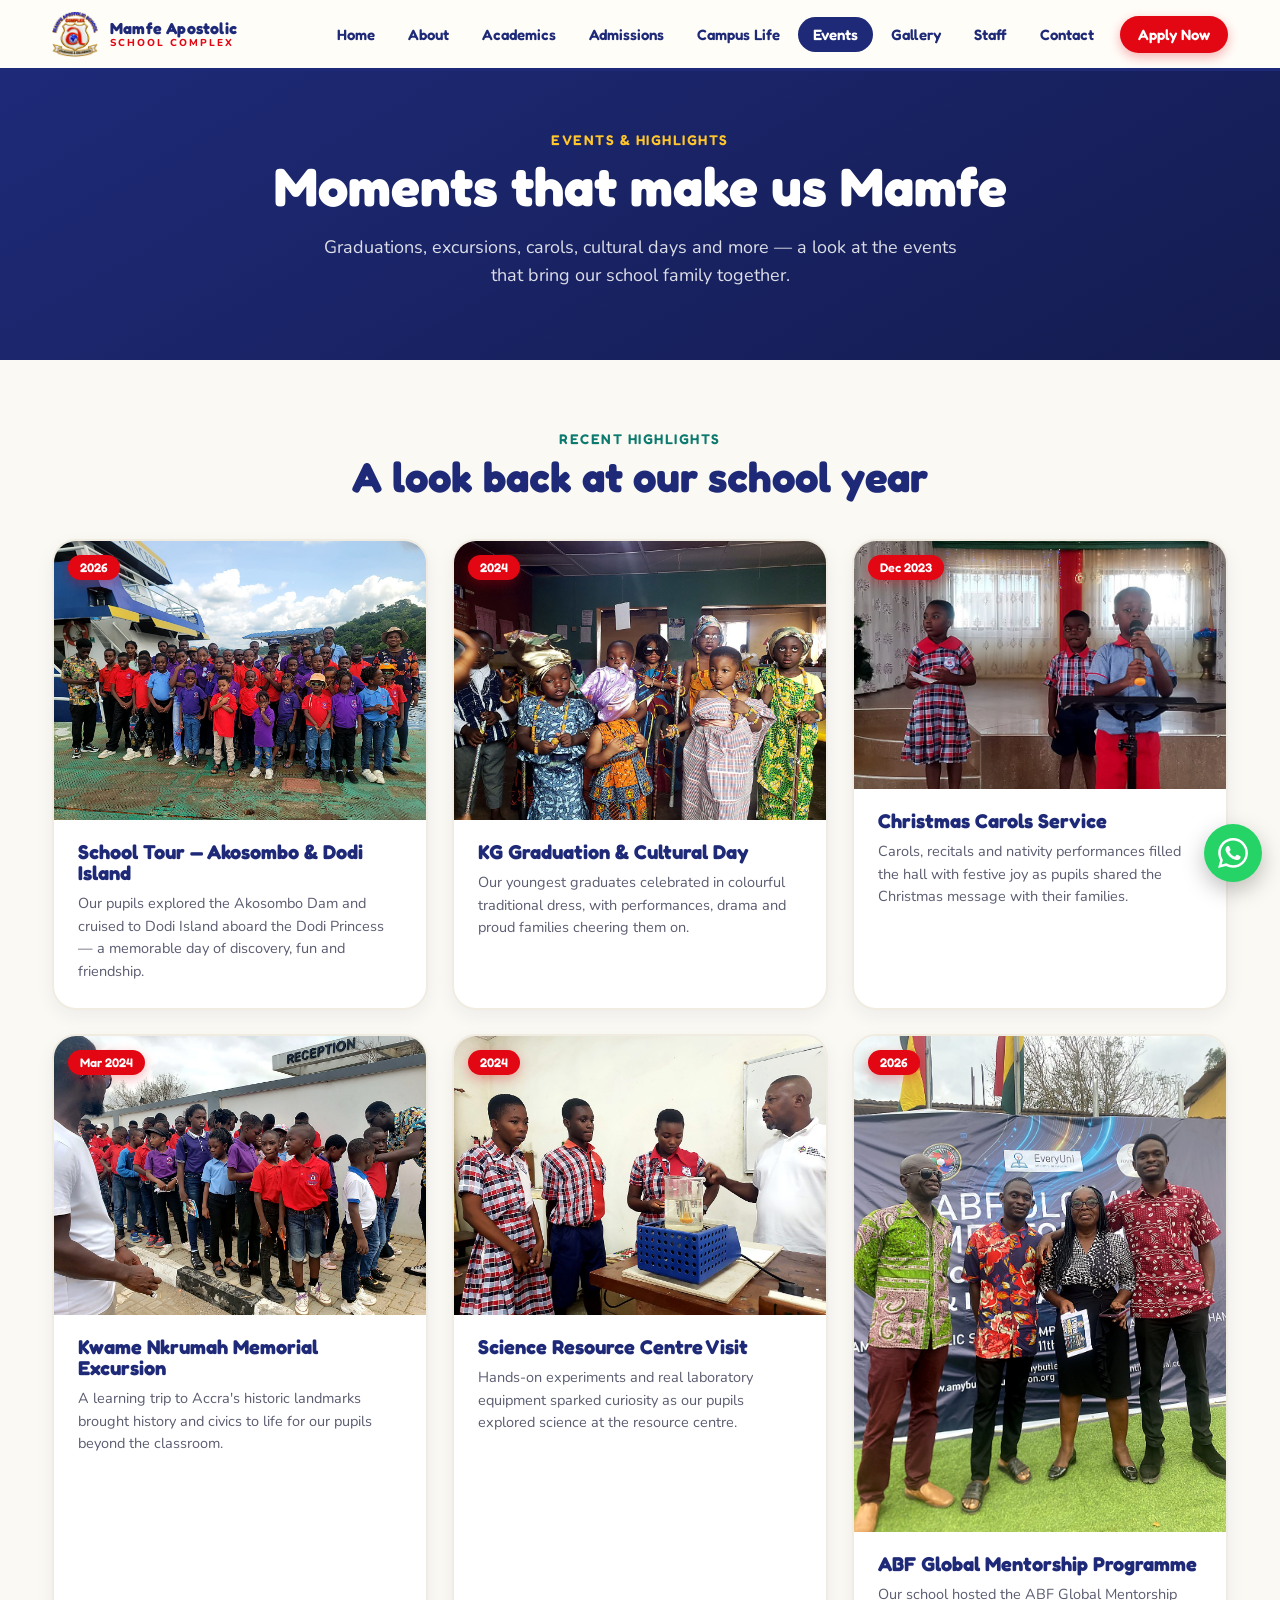
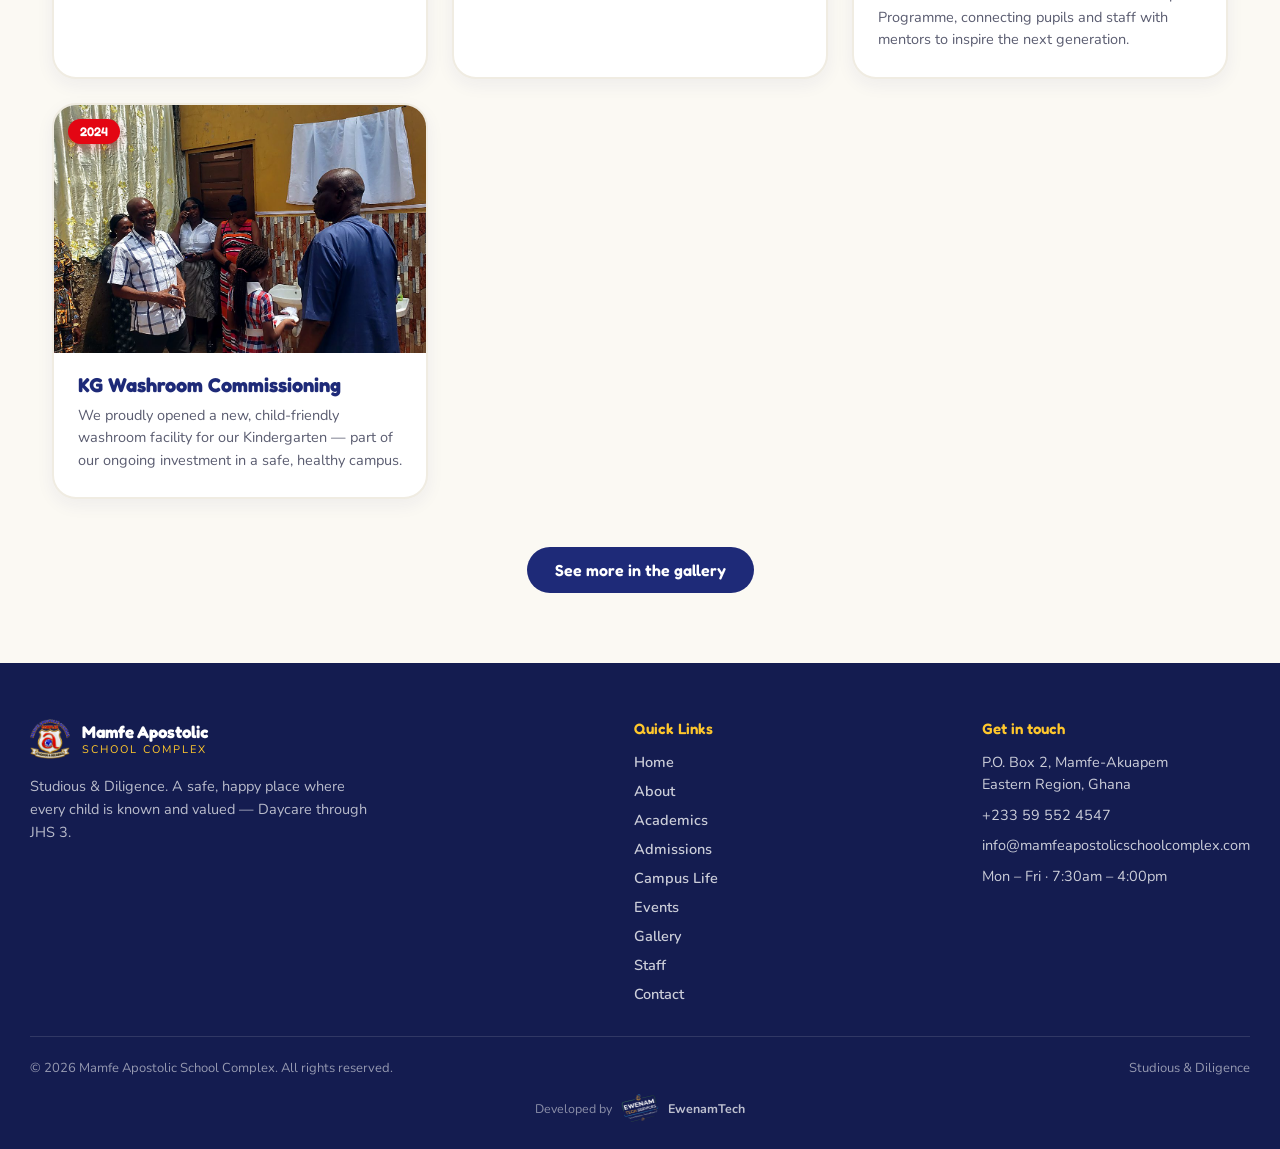
<file: events.html>
<!DOCTYPE html>
<html lang="en">
<head>
<meta charset="utf-8">
<meta name="viewport" content="width=device-width, initial-scale=1">
<title>Events &amp; Highlights — Mamfe Apostolic School Complex</title>
<meta name="description" content="Graduations, excursions, carols, cultural days and more at Mamfe Apostolic School Complex in Mamfe-Akuapem, Eastern Region, Ghana.">
<link rel="icon" href="/favicon.ico" sizes="48x48">
<link rel="icon" type="image/png" sizes="192x192" href="/assets/icon-192.png">
<link rel="manifest" href="/site.webmanifest">
<link rel="canonical" href="https://mamfeapostolicschoolcomplex.com/events">
<meta name="theme-color" content="#1E2A78">
<link rel="apple-touch-icon" href="/assets/apple-touch-icon.png">
<meta property="og:type" content="website">
<meta property="og:site_name" content="Mamfe Apostolic School Complex">
<meta property="og:title" content="Events &amp; Highlights — Mamfe Apostolic School Complex">
<meta property="og:description" content="Graduations, excursions, carols, cultural days and more at Mamfe Apostolic School Complex in Mamfe-Akuapem, Eastern Region, Ghana.">
<meta property="og:url" content="https://mamfeapostolicschoolcomplex.com/events">
<meta property="og:image" content="https://mamfeapostolicschoolcomplex.com/assets/og-image.jpg">
<meta property="og:image:width" content="1200">
<meta property="og:image:height" content="630">
<meta name="twitter:card" content="summary_large_image">
<meta name="twitter:title" content="Events &amp; Highlights — Mamfe Apostolic School Complex">
<meta name="twitter:description" content="Graduations, excursions, carols, cultural days and more at Mamfe Apostolic School Complex in Mamfe-Akuapem, Eastern Region, Ghana.">
<meta name="twitter:image" content="https://mamfeapostolicschoolcomplex.com/assets/og-image.jpg">
<link rel="preconnect" href="https://fonts.googleapis.com">
<link rel="preconnect" href="https://fonts.gstatic.com" crossorigin>
<link href="https://fonts.googleapis.com/css2?family=Fredoka:wght@400;500;600;700&family=Nunito:wght@400;500;600;700;800;900&display=swap" rel="stylesheet">
<link rel="stylesheet" href="/css/styles.css">
</head>
<body>

<header class="site-header">
  <div class="nav-row">
    <a href="/" class="brand" aria-label="Mamfe Apostolic School Complex — Home">
      <img src="/assets/logo.png" alt="Mamfe Apostolic School Complex logo">
      <div class="brand-text">
        <div class="name">Mamfe Apostolic</div>
        <div class="sub">SCHOOL COMPLEX</div>
      </div>
    </a>
    <nav class="desktop-nav" aria-label="Primary">
      <a data-nav-link href="/" class="nav-pill">Home</a>
      <a data-nav-link href="/about" class="nav-pill">About</a>
      <a data-nav-link href="/academics" class="nav-pill">Academics</a>
      <a data-nav-link href="/admissions" class="nav-pill">Admissions</a>
      <a data-nav-link href="/campus-life" class="nav-pill">Campus Life</a>
      <a data-nav-link href="/events" class="nav-pill">Events</a>
      <a data-nav-link href="/gallery" class="nav-pill">Gallery</a>
      <a data-nav-link href="/staff" class="nav-pill">Staff</a>
      <a data-nav-link href="/contact" class="nav-pill">Contact</a>
      <a href="/admissions" class="btn btn-red btn-nav-cta">Apply Now</a>
    </nav>
    <button data-hamburger class="hamburger" aria-label="Toggle menu" aria-expanded="false">
      <span></span><span></span><span></span>
    </button>
  </div>
  <div data-mobile-menu class="mobile-menu">
    <a data-nav-link href="/" class="mobile-link">Home</a>
    <a data-nav-link href="/about" class="mobile-link">About</a>
    <a data-nav-link href="/academics" class="mobile-link">Academics</a>
    <a data-nav-link href="/admissions" class="mobile-link">Admissions</a>
    <a data-nav-link href="/campus-life" class="mobile-link">Campus Life</a>
    <a data-nav-link href="/events" class="mobile-link">Events</a>
    <a data-nav-link href="/gallery" class="mobile-link">Gallery</a>
    <a data-nav-link href="/staff" class="mobile-link">Staff</a>
    <a data-nav-link href="/contact" class="mobile-link">Contact</a>
    <a href="/admissions" class="btn btn-red mobile-cta">Apply Now</a>
  </div>
</header>

<main class="page-enter">

  <section class="page-header blue">
    <div class="eyebrow" style="color:var(--yellow)">EVENTS &amp; HIGHLIGHTS</div>
    <h1>Moments that make us Mamfe</h1>
    <p style="color:rgba(255,255,255,.85)">Graduations, excursions, carols, cultural days and more — a look at the events that bring our school family together.</p>
  </section>

  <section class="section-lg wrap">
    <div style="text-align:center;max-width:640px;margin:0 auto 40px">
      <div class="eyebrow" style="color:#0C7A6E">RECENT HIGHLIGHTS</div>
      <h2 style="font-size:clamp(28px,4vw,42px);color:var(--blue);margin-top:8px">A look back at our school year</h2>
    </div>
    <div class="event-grid">

      <div class="event-card">
        <div class="event-media">
          <img class="photo-img" src="/assets/photos/tour-dam.jpg" alt="Pupils and staff at the Dodi Princess ferry, Akosombo">
          <span class="event-date">2026</span>
        </div>
        <div class="event-body">
          <h3>School Tour — Akosombo &amp; Dodi Island</h3>
          <p>Our pupils explored the Akosombo Dam and cruised to Dodi Island aboard the Dodi Princess — a memorable day of discovery, fun and friendship.</p>
        </div>
      </div>

      <div class="event-card">
        <div class="event-media">
          <img class="photo-img" src="/assets/photos/event-kggrad.jpg" alt="Pupils in traditional dress at the KG graduation and cultural day">
          <span class="event-date">2024</span>
        </div>
        <div class="event-body">
          <h3>KG Graduation &amp; Cultural Day</h3>
          <p>Our youngest graduates celebrated in colourful traditional dress, with performances, drama and proud families cheering them on.</p>
        </div>
      </div>

      <div class="event-card">
        <div class="event-media">
          <img class="photo-img" src="/assets/photos/event-carols.jpg" alt="Pupils performing at the Christmas carols service">
          <span class="event-date">Dec 2023</span>
        </div>
        <div class="event-body">
          <h3>Christmas Carols Service</h3>
          <p>Carols, recitals and nativity performances filled the hall with festive joy as pupils shared the Christmas message with their families.</p>
        </div>
      </div>

      <div class="event-card">
        <div class="event-media">
          <img class="photo-img" src="/assets/photos/gallery-excursion.jpg" alt="Pupils on the Kwame Nkrumah Memorial excursion">
          <span class="event-date">Mar 2024</span>
        </div>
        <div class="event-body">
          <h3>Kwame Nkrumah Memorial Excursion</h3>
          <p>A learning trip to Accra's historic landmarks brought history and civics to life for our pupils beyond the classroom.</p>
        </div>
      </div>

      <div class="event-card">
        <div class="event-media">
          <img class="photo-img" src="/assets/photos/gallery-science.jpg" alt="Pupils doing a science experiment at a resource centre">
          <span class="event-date">2024</span>
        </div>
        <div class="event-body">
          <h3>Science Resource Centre Visit</h3>
          <p>Hands-on experiments and real laboratory equipment sparked curiosity as our pupils explored science at the resource centre.</p>
        </div>
      </div>

      <div class="event-card">
        <div class="event-media">
          <img class="photo-img" src="/assets/photos/event-group.jpg" alt="Staff and guests at the ABF Global Mentorship Programme">
          <span class="event-date">2026</span>
        </div>
        <div class="event-body">
          <h3>ABF Global Mentorship Programme</h3>
          <p>Our school hosted the ABF Global Mentorship Programme, connecting pupils and staff with mentors to inspire the next generation.</p>
        </div>
      </div>

      <div class="event-card">
        <div class="event-media">
          <img class="photo-img" src="/assets/photos/event-restroom.jpg" alt="The commissioning of the new KG washroom facility">
          <span class="event-date">2024</span>
        </div>
        <div class="event-body">
          <h3>KG Washroom Commissioning</h3>
          <p>We proudly opened a new, child-friendly washroom facility for our Kindergarten — part of our ongoing investment in a safe, healthy campus.</p>
        </div>
      </div>

    </div>

    <div style="text-align:center;margin-top:48px">
      <a href="/gallery" class="btn btn-blue" style="display:inline-block">See more in the gallery</a>
    </div>
  </section>

</main>

<footer class="site-footer">
  <div class="footer-row">
    <div class="footer-brand">
      <div class="brand-line">
        <img src="/assets/logo.png" alt="Mamfe Apostolic School Complex logo">
        <div>
          <div class="name">Mamfe Apostolic</div>
          <div class="sub">SCHOOL COMPLEX</div>
        </div>
      </div>
      <p>Studious &amp; Diligence. A safe, happy place where every child is known and valued &mdash; Daycare through JHS 3.</p>
      <!-- Social links hidden until real URLs are set: add each href, then remove `hidden`. -->
      <div class="social-row" hidden>
        <a href="#" class="social-circle" aria-label="Facebook"><svg viewBox="0 0 24 24"><path d="M13 22v-8h2.7l.4-3H13V9c0-.9.2-1.5 1.5-1.5H16V4.8c-.3 0-1.2-.1-2.2-.1-2.2 0-3.8 1.4-3.8 3.9V11H7.5v3H10v8z"/></svg></a>
        <a href="#" class="social-circle" aria-label="Instagram"><svg viewBox="0 0 24 24"><path d="M12 2.2c3.2 0 3.6 0 4.9.1 1.2.1 1.8.3 2.2.4.6.2 1 .5 1.4.9.4.4.7.8.9 1.4.2.4.4 1 .4 2.2.1 1.3.1 1.7.1 4.9s0 3.6-.1 4.9c-.1 1.2-.3 1.8-.4 2.2-.2.6-.5 1-.9 1.4-.4.4-.8.7-1.4.9-.4.2-1 .4-2.2.4-1.3.1-1.7.1-4.9.1s-3.6 0-4.9-.1c-1.2-.1-1.8-.3-2.2-.4-.6-.2-1-.5-1.4-.9-.4-.4-.7-.8-.9-1.4-.2-.4-.4-1-.4-2.2-.1-1.3-.1-1.7-.1-4.9s0-3.6.1-4.9c.1-1.2.3-1.8.4-2.2.2-.6.5-1 .9-1.4.4-.4.8-.7 1.4-.9.4-.2 1-.4 2.2-.4 1.3-.1 1.7-.1 4.9-.1zm0 1.8c-3.1 0-3.5 0-4.7.1-1.1.1-1.7.2-2.1.4-.5.2-.9.4-1.3.8-.4.4-.6.8-.8 1.3-.2.4-.3 1-.4 2.1-.1 1.2-.1 1.6-.1 4.7s0 3.5.1 4.7c.1 1.1.2 1.7.4 2.1.2.5.4.9.8 1.3.4.4.8.6 1.3.8.4.2 1 .3 2.1.4 1.2.1 1.6.1 4.7.1s3.5 0 4.7-.1c1.1-.1 1.7-.2 2.1-.4.5-.2.9-.4 1.3-.8.4-.4.6-.8.8-1.3.2-.4.3-1 .4-2.1.1-1.2.1-1.6.1-4.7s0-3.5-.1-4.7c-.1-1.1-.2-1.7-.4-2.1-.2-.5-.4-.9-.8-1.3-.4-.4-.8-.6-1.3-.8-.4-.2-1-.3-2.1-.4-1.2-.1-1.6-.1-4.7-.1zm0 3.1a4.9 4.9 0 1 0 0 9.8 4.9 4.9 0 0 0 0-9.8zm0 8.1a3.2 3.2 0 1 1 0-6.4 3.2 3.2 0 0 1 0 6.4zm6.2-8.3a1.1 1.1 0 1 1-2.3 0 1.1 1.1 0 0 1 2.3 0z"/></svg></a>
        <a href="#" class="social-circle" aria-label="X"><svg viewBox="0 0 24 24"><path d="M17.5 3h3l-6.6 7.5L21.8 21h-5.9l-4.6-6-5.3 6H3l7-8L2.5 3h6l4.1 5.5zm-1 16h1.6L7.6 4.7H5.9z"/></svg></a>
        <a href="#" class="social-circle" aria-label="YouTube"><svg viewBox="0 0 24 24"><path d="M23 7.5c-.3-1.1-1-1.8-2.1-2.1C19 5 12 5 12 5s-7 0-8.9.4C2 5.7 1.3 6.4 1 7.5.6 9.4.6 12 .6 12s0 2.6.4 4.5c.3 1.1 1 1.8 2.1 2.1C5 19 12 19 12 19s7 0 8.9-.4c1.1-.3 1.8-1 2.1-2.1.4-1.9.4-4.5.4-4.5s0-2.6-.4-4.5zM9.8 15.3V8.7l5.7 3.3z"/></svg></a>
      </div>
    </div>
    <div>
      <div class="footer-col-title">Quick Links</div>
      <div class="footer-links">
        <a data-nav-link href="/">Home</a>
        <a data-nav-link href="/about">About</a>
        <a data-nav-link href="/academics">Academics</a>
        <a data-nav-link href="/admissions">Admissions</a>
        <a data-nav-link href="/campus-life">Campus Life</a>
        <a data-nav-link href="/events">Events</a>
        <a data-nav-link href="/gallery">Gallery</a>
        <a data-nav-link href="/staff">Staff</a>
        <a data-nav-link href="/contact">Contact</a>
      </div>
    </div>
    <div>
      <div class="footer-col-title">Get in touch</div>
      <div class="footer-info">
        <div>P.O. Box 2, Mamfe-Akuapem<br>Eastern Region, Ghana</div>
        <div><a href="tel:+233595524547">+233 59 552 4547</a></div>
        <div><a href="mailto:info@mamfeapostolicschoolcomplex.com">info@mamfeapostolicschoolcomplex.com</a></div>
        <div>Mon &ndash; Fri &middot; 7:30am &ndash; 4:00pm</div>
      </div>
    </div>
  </div>
  <div class="footer-bottom">
    <div>&copy; 2026 Mamfe Apostolic School Complex. All rights reserved.</div>
    <div>Studious &amp; Diligence</div>
  </div>
  <div class="dev-credit">
    <span>Developed by</span>
    <img src="/assets/ewenam-logo.png" alt="EwenamTech logo">
    <span class="dev-name">EwenamTech</span>
  </div>
</footer>

<script src="/js/main.js"></script>
</body>
</html>
</file>
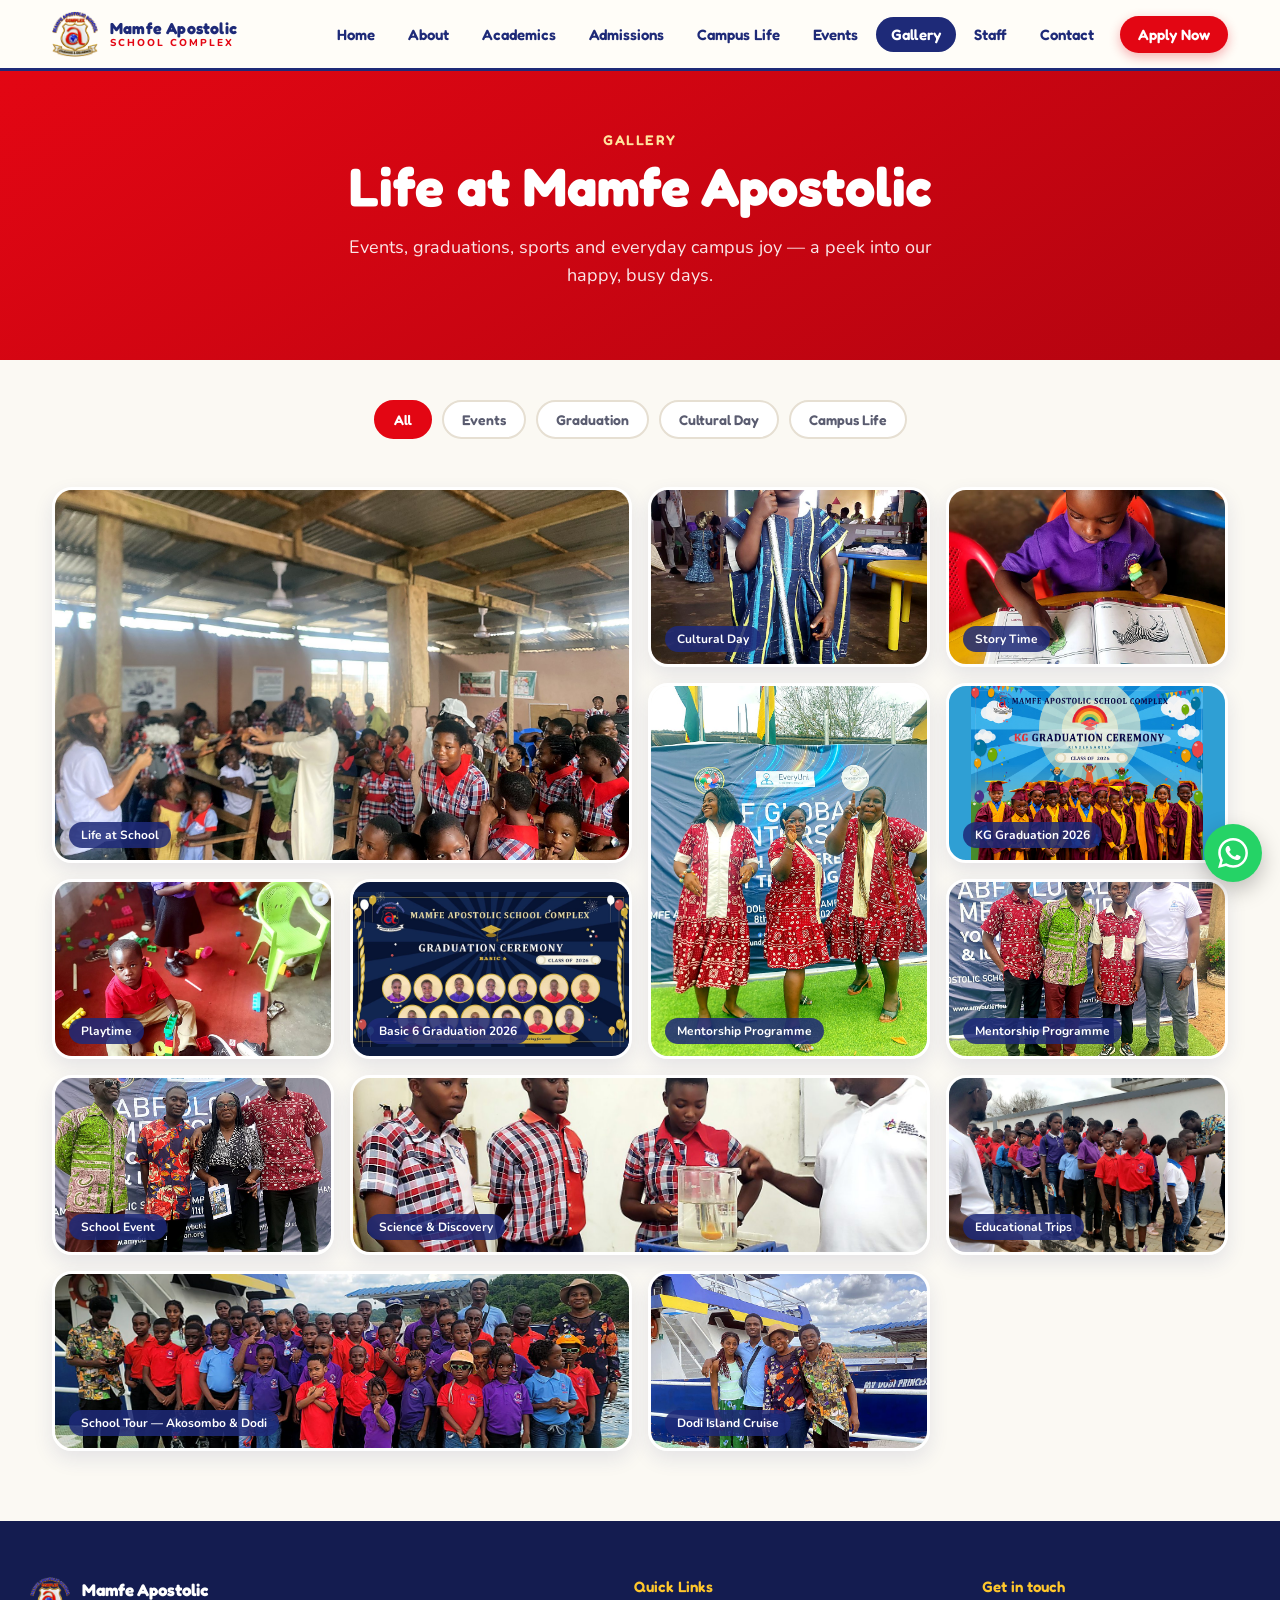
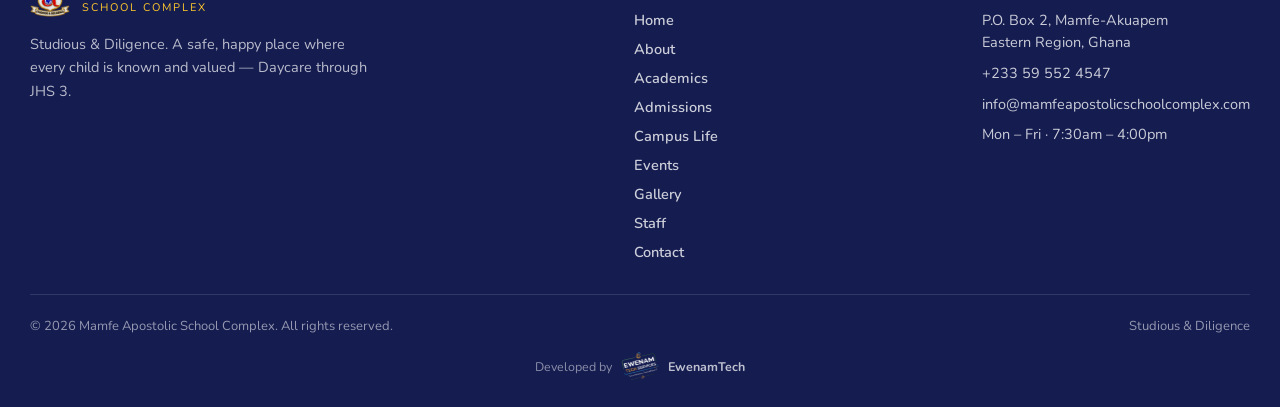
<file: gallery.html>
<!DOCTYPE html>
<html lang="en">
<head>
<meta charset="utf-8">
<meta name="viewport" content="width=device-width, initial-scale=1">
<title>Gallery — Mamfe Apostolic School Complex, Mamfe-Akuapem</title>
<meta name="description" content="Photos of events, graduations, trips and everyday school life at Mamfe Apostolic School Complex in Mamfe-Akuapem, Ghana.">
<link rel="icon" href="/favicon.ico" sizes="48x48">
<link rel="icon" type="image/png" sizes="192x192" href="/assets/icon-192.png">
<link rel="manifest" href="/site.webmanifest">
<link rel="canonical" href="https://mamfeapostolicschoolcomplex.com/gallery">
<meta name="theme-color" content="#1E2A78">
<link rel="apple-touch-icon" href="/assets/apple-touch-icon.png">
<meta property="og:type" content="website">
<meta property="og:site_name" content="Mamfe Apostolic School Complex">
<meta property="og:title" content="Gallery — Mamfe Apostolic School Complex, Mamfe-Akuapem">
<meta property="og:description" content="Photos of events, graduations, trips and everyday school life at Mamfe Apostolic School Complex in Mamfe-Akuapem, Ghana.">
<meta property="og:url" content="https://mamfeapostolicschoolcomplex.com/gallery">
<meta property="og:image" content="https://mamfeapostolicschoolcomplex.com/assets/og-image.jpg">
<meta property="og:image:width" content="1200">
<meta property="og:image:height" content="630">
<meta name="twitter:card" content="summary_large_image">
<meta name="twitter:title" content="Gallery — Mamfe Apostolic School Complex, Mamfe-Akuapem">
<meta name="twitter:description" content="Photos of events, graduations, trips and everyday school life at Mamfe Apostolic School Complex in Mamfe-Akuapem, Ghana.">
<meta name="twitter:image" content="https://mamfeapostolicschoolcomplex.com/assets/og-image.jpg">
<link rel="preconnect" href="https://fonts.googleapis.com">
<link rel="preconnect" href="https://fonts.gstatic.com" crossorigin>
<link href="https://fonts.googleapis.com/css2?family=Fredoka:wght@400;500;600;700&family=Nunito:wght@400;500;600;700;800;900&display=swap" rel="stylesheet">
<link rel="stylesheet" href="/css/styles.css">
</head>
<body>

<header class="site-header">
  <div class="nav-row">
    <a href="/" class="brand" aria-label="Mamfe Apostolic School Complex — Home">
      <img src="/assets/logo.png" alt="Mamfe Apostolic School Complex logo">
      <div class="brand-text">
        <div class="name">Mamfe Apostolic</div>
        <div class="sub">SCHOOL COMPLEX</div>
      </div>
    </a>
    <nav class="desktop-nav" aria-label="Primary">
      <a data-nav-link href="/" class="nav-pill">Home</a>
      <a data-nav-link href="/about" class="nav-pill">About</a>
      <a data-nav-link href="/academics" class="nav-pill">Academics</a>
      <a data-nav-link href="/admissions" class="nav-pill">Admissions</a>
      <a data-nav-link href="/campus-life" class="nav-pill">Campus Life</a>
      <a data-nav-link href="/events" class="nav-pill">Events</a>
      <a data-nav-link href="/gallery" class="nav-pill">Gallery</a>
      <a data-nav-link href="/staff" class="nav-pill">Staff</a>
      <a data-nav-link href="/contact" class="nav-pill">Contact</a>
      <a href="/admissions" class="btn btn-red btn-nav-cta">Apply Now</a>
    </nav>
    <button data-hamburger class="hamburger" aria-label="Toggle menu" aria-expanded="false">
      <span></span><span></span><span></span>
    </button>
  </div>
  <div data-mobile-menu class="mobile-menu">
    <a data-nav-link href="/" class="mobile-link">Home</a>
    <a data-nav-link href="/about" class="mobile-link">About</a>
    <a data-nav-link href="/academics" class="mobile-link">Academics</a>
    <a data-nav-link href="/admissions" class="mobile-link">Admissions</a>
    <a data-nav-link href="/campus-life" class="mobile-link">Campus Life</a>
    <a data-nav-link href="/events" class="mobile-link">Events</a>
    <a data-nav-link href="/gallery" class="mobile-link">Gallery</a>
    <a data-nav-link href="/staff" class="mobile-link">Staff</a>
    <a data-nav-link href="/contact" class="mobile-link">Contact</a>
    <a href="/admissions" class="btn btn-red mobile-cta">Apply Now</a>
  </div>
</header>

<main class="page-enter">

  <section class="page-header red">
    <div class="eyebrow" style="color:#FFE49E">GALLERY</div>
    <h1>Life at Mamfe Apostolic</h1>
    <p style="color:rgba(255,255,255,.9)">Events, graduations, sports and everyday campus joy &mdash; a peek into our happy, busy days.</p>
  </section>

  <section class="wrap" style="padding:40px 22px 20px">
    <div class="filter-row">
      <button class="filter-chip active" data-filter-chip="All">All</button>
      <button class="filter-chip" data-filter-chip="Events">Events</button>
      <button class="filter-chip" data-filter-chip="Graduation">Graduation</button>
      <button class="filter-chip" data-filter-chip="Cultural Day">Cultural Day</button>
      <button class="filter-chip" data-filter-chip="Campus Life">Campus Life</button>
    </div>
  </section>

  <section class="wrap" style="padding:28px 22px 70px">
    <div class="gallery-grid">

      <div class="gallery-cell span-2c span-2r" data-gallery-cell data-category="Campus Life">
        <img class="photo-img" src="/assets/photos/hero.jpg" alt="Pupils gathered in class at Mamfe Apostolic School Complex">
        <div class="tag-label">Life at School</div>
      </div>

      <div class="gallery-cell" data-gallery-cell data-category="Cultural Day">
        <img class="photo-img" src="/assets/photos/gallery-cultural.jpg" alt="A pupil in traditional kente on Cultural Day">
        <div class="tag-label">Cultural Day</div>
      </div>

      <div class="gallery-cell" data-gallery-cell data-category="Campus Life">
        <img class="photo-img" src="/assets/photos/gallery-story.jpg" alt="A pupil reading a workbook in class">
        <div class="tag-label">Story Time</div>
      </div>

      <div class="gallery-cell span-2r" data-gallery-cell data-category="Events">
        <img class="photo-img" src="/assets/photos/event-women.jpg" alt="Staff at the ABF Global Mentorship event">
        <div class="tag-label">Mentorship Programme</div>
      </div>

      <div class="gallery-cell" data-gallery-cell data-category="Graduation" style="background:#2f9fd4">
        <img class="photo-img" src="/assets/photos/kg-graduation.jpg" alt="Kindergarten Graduation Ceremony, Class of 2026" style="object-fit:contain">
        <div class="tag-label">KG Graduation 2026</div>
      </div>

      <div class="gallery-cell" data-gallery-cell data-category="Campus Life">
        <img class="photo-img" src="/assets/photos/gallery-play.jpg" alt="Pupils playing with building blocks">
        <div class="tag-label">Playtime</div>
      </div>

      <div class="gallery-cell" data-gallery-cell data-category="Graduation" style="background:#0b1a3f">
        <img class="photo-img" src="/assets/photos/basic6-graduation.jpg" alt="Basic 6 Graduation Ceremony, Class of 2026" style="object-fit:contain">
        <div class="tag-label">Basic 6 Graduation 2026</div>
      </div>

      <div class="gallery-cell" data-gallery-cell data-category="Events">
        <img class="photo-img" src="/assets/photos/event-men.jpg" alt="Guests at the ABF Global Mentorship event">
        <div class="tag-label">Mentorship Programme</div>
      </div>

      <div class="gallery-cell" data-gallery-cell data-category="Events">
        <img class="photo-img" src="/assets/photos/event-group.jpg" alt="Group photo at a Mamfe Apostolic School Complex event">
        <div class="tag-label">School Event</div>
      </div>

      <div class="gallery-cell span-2c" data-gallery-cell data-category="Campus Life">
        <img class="photo-img" src="/assets/photos/gallery-science.jpg" alt="Pupils carrying out a science experiment on a resource-centre visit">
        <div class="tag-label">Science &amp; Discovery</div>
      </div>

      <div class="gallery-cell" data-gallery-cell data-category="Campus Life">
        <img class="photo-img" src="/assets/photos/gallery-excursion.jpg" alt="Pupils on an educational excursion">
        <div class="tag-label">Educational Trips</div>
      </div>

      <div class="gallery-cell span-2c" data-gallery-cell data-category="Campus Life">
        <img class="photo-img" src="/assets/photos/tour-dam.jpg" alt="Pupils and staff at the Dodi Princess ferry, Akosombo Dam">
        <div class="tag-label">School Tour — Akosombo &amp; Dodi</div>
      </div>

      <div class="gallery-cell" data-gallery-cell data-category="Campus Life">
        <img class="photo-img" src="/assets/photos/tour-boat.jpg" alt="Pupils at the Dodi Princess boat cruise">
        <div class="tag-label">Dodi Island Cruise</div>
      </div>

    </div>
  </section>

</main>

<footer class="site-footer">
  <div class="footer-row">
    <div class="footer-brand">
      <div class="brand-line">
        <img src="/assets/logo.png" alt="Mamfe Apostolic School Complex logo">
        <div>
          <div class="name">Mamfe Apostolic</div>
          <div class="sub">SCHOOL COMPLEX</div>
        </div>
      </div>
      <p>Studious &amp; Diligence. A safe, happy place where every child is known and valued &mdash; Daycare through JHS 3.</p>
      <!-- Social links hidden until real URLs are set: add each href, then remove `hidden`. -->
      <div class="social-row" hidden>
        <a href="#" class="social-circle" aria-label="Facebook"><svg viewBox="0 0 24 24"><path d="M13 22v-8h2.7l.4-3H13V9c0-.9.2-1.5 1.5-1.5H16V4.8c-.3 0-1.2-.1-2.2-.1-2.2 0-3.8 1.4-3.8 3.9V11H7.5v3H10v8z"/></svg></a>
        <a href="#" class="social-circle" aria-label="Instagram"><svg viewBox="0 0 24 24"><path d="M12 2.2c3.2 0 3.6 0 4.9.1 1.2.1 1.8.3 2.2.4.6.2 1 .5 1.4.9.4.4.7.8.9 1.4.2.4.4 1 .4 2.2.1 1.3.1 1.7.1 4.9s0 3.6-.1 4.9c-.1 1.2-.3 1.8-.4 2.2-.2.6-.5 1-.9 1.4-.4.4-.8.7-1.4.9-.4.2-1 .4-2.2.4-1.3.1-1.7.1-4.9.1s-3.6 0-4.9-.1c-1.2-.1-1.8-.3-2.2-.4-.6-.2-1-.5-1.4-.9-.4-.4-.7-.8-.9-1.4-.2-.4-.4-1-.4-2.2-.1-1.3-.1-1.7-.1-4.9s0-3.6.1-4.9c.1-1.2.3-1.8.4-2.2.2-.6.5-1 .9-1.4.4-.4.8-.7 1.4-.9.4-.2 1-.4 2.2-.4 1.3-.1 1.7-.1 4.9-.1zm0 1.8c-3.1 0-3.5 0-4.7.1-1.1.1-1.7.2-2.1.4-.5.2-.9.4-1.3.8-.4.4-.6.8-.8 1.3-.2.4-.3 1-.4 2.1-.1 1.2-.1 1.6-.1 4.7s0 3.5.1 4.7c.1 1.1.2 1.7.4 2.1.2.5.4.9.8 1.3.4.4.8.6 1.3.8.4.2 1 .3 2.1.4 1.2.1 1.6.1 4.7.1s3.5 0 4.7-.1c1.1-.1 1.7-.2 2.1-.4.5-.2.9-.4 1.3-.8.4-.4.6-.8.8-1.3.2-.4.3-1 .4-2.1.1-1.2.1-1.6.1-4.7s0-3.5-.1-4.7c-.1-1.1-.2-1.7-.4-2.1-.2-.5-.4-.9-.8-1.3-.4-.4-.8-.6-1.3-.8-.4-.2-1-.3-2.1-.4-1.2-.1-1.6-.1-4.7-.1zm0 3.1a4.9 4.9 0 1 0 0 9.8 4.9 4.9 0 0 0 0-9.8zm0 8.1a3.2 3.2 0 1 1 0-6.4 3.2 3.2 0 0 1 0 6.4zm6.2-8.3a1.1 1.1 0 1 1-2.3 0 1.1 1.1 0 0 1 2.3 0z"/></svg></a>
        <a href="#" class="social-circle" aria-label="X"><svg viewBox="0 0 24 24"><path d="M17.5 3h3l-6.6 7.5L21.8 21h-5.9l-4.6-6-5.3 6H3l7-8L2.5 3h6l4.1 5.5zm-1 16h1.6L7.6 4.7H5.9z"/></svg></a>
        <a href="#" class="social-circle" aria-label="YouTube"><svg viewBox="0 0 24 24"><path d="M23 7.5c-.3-1.1-1-1.8-2.1-2.1C19 5 12 5 12 5s-7 0-8.9.4C2 5.7 1.3 6.4 1 7.5.6 9.4.6 12 .6 12s0 2.6.4 4.5c.3 1.1 1 1.8 2.1 2.1C5 19 12 19 12 19s7 0 8.9-.4c1.1-.3 1.8-1 2.1-2.1.4-1.9.4-4.5.4-4.5s0-2.6-.4-4.5zM9.8 15.3V8.7l5.7 3.3z"/></svg></a>
      </div>
    </div>
    <div>
      <div class="footer-col-title">Quick Links</div>
      <div class="footer-links">
        <a data-nav-link href="/">Home</a>
        <a data-nav-link href="/about">About</a>
        <a data-nav-link href="/academics">Academics</a>
        <a data-nav-link href="/admissions">Admissions</a>
        <a data-nav-link href="/campus-life">Campus Life</a>
        <a data-nav-link href="/events">Events</a>
        <a data-nav-link href="/gallery">Gallery</a>
        <a data-nav-link href="/staff">Staff</a>
        <a data-nav-link href="/contact">Contact</a>
      </div>
    </div>
    <div>
      <div class="footer-col-title">Get in touch</div>
      <div class="footer-info">
        <div>P.O. Box 2, Mamfe-Akuapem<br>Eastern Region, Ghana</div>
        <div><a href="tel:+233595524547">+233 59 552 4547</a></div>
        <div><a href="mailto:info@mamfeapostolicschoolcomplex.com">info@mamfeapostolicschoolcomplex.com</a></div>
        <div>Mon &ndash; Fri &middot; 7:30am &ndash; 4:00pm</div>
      </div>
    </div>
  </div>
  <div class="footer-bottom">
    <div>&copy; 2026 Mamfe Apostolic School Complex. All rights reserved.</div>
    <div>Studious &amp; Diligence</div>
  </div>
  <div class="dev-credit">
    <span>Developed by</span>
    <img src="/assets/ewenam-logo.png" alt="EwenamTech logo">
    <span class="dev-name">EwenamTech</span>
  </div>
</footer>

<script src="/js/main.js"></script>
</body>
</html>
</file>
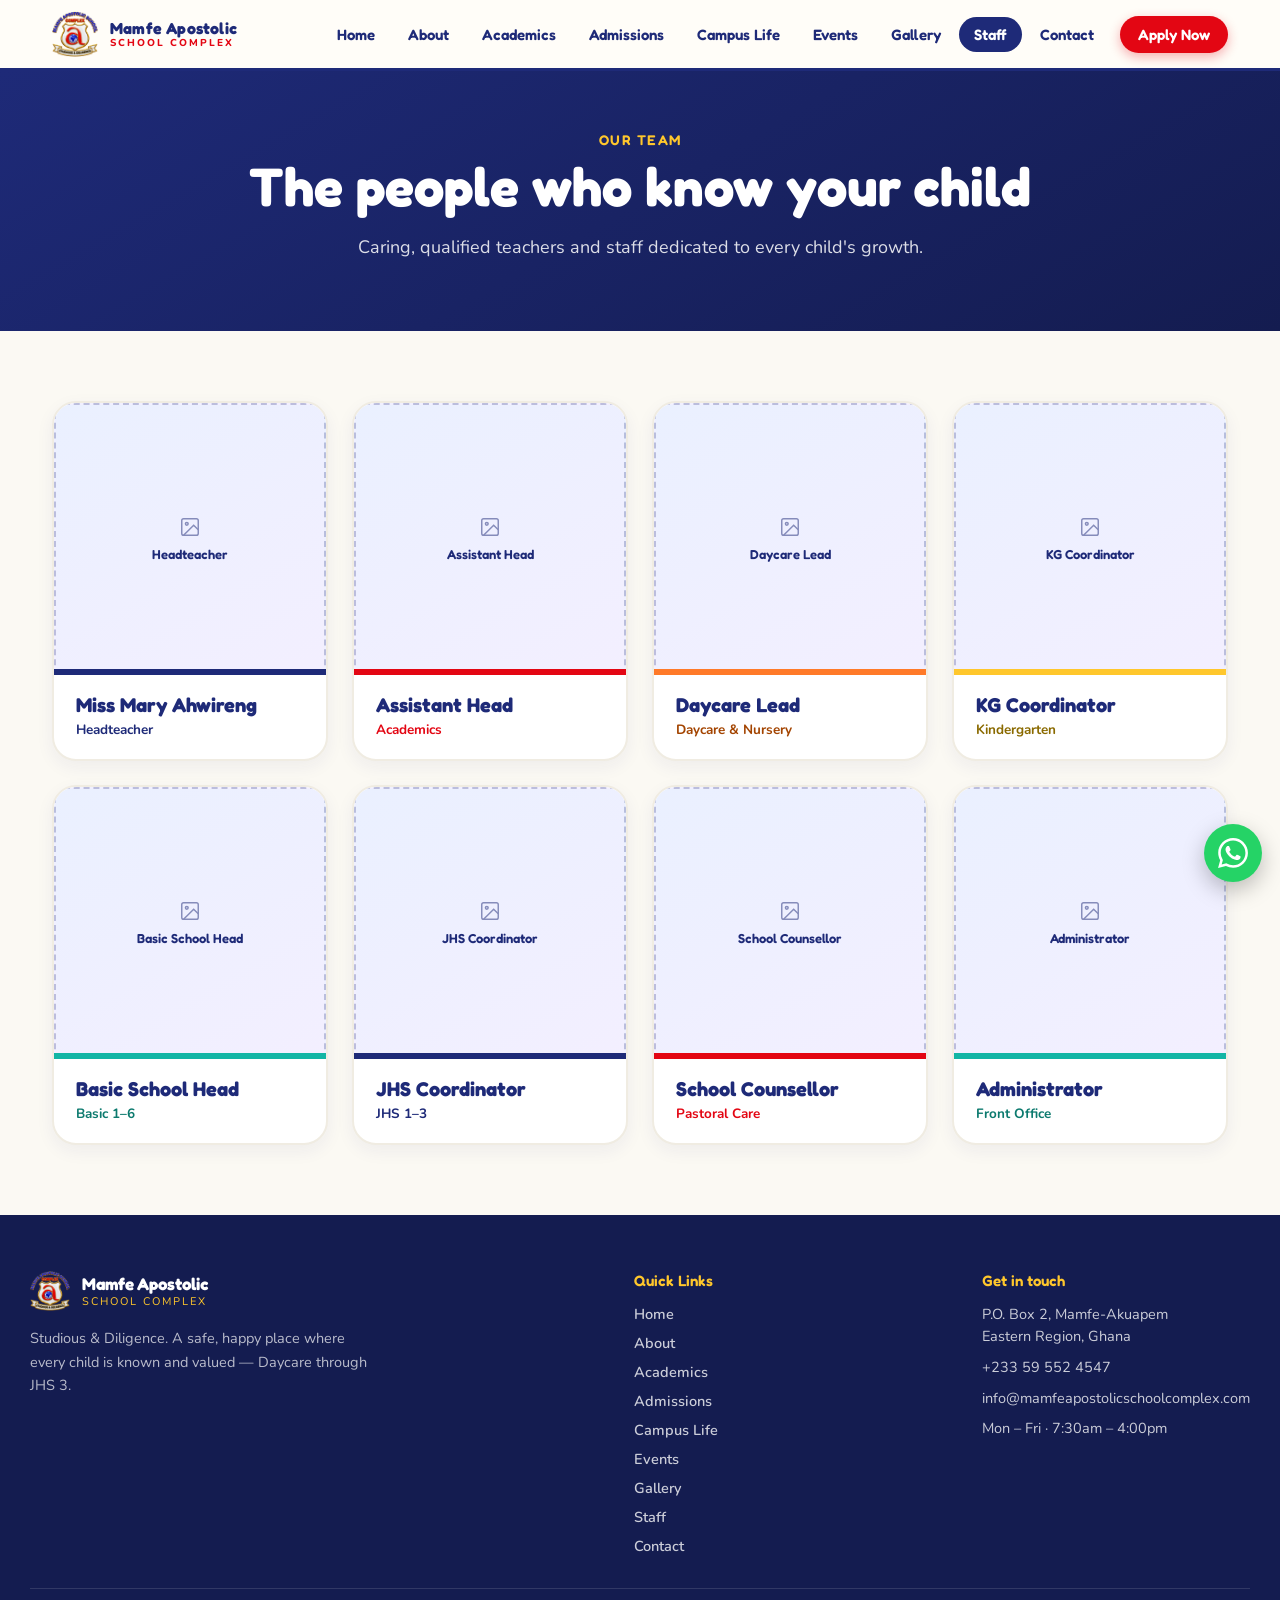
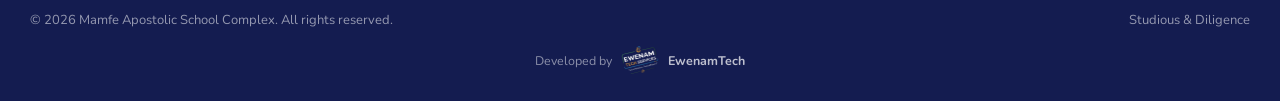
<file: staff.html>
<!DOCTYPE html>
<html lang="en">
<head>
<meta charset="utf-8">
<meta name="viewport" content="width=device-width, initial-scale=1">
<title>Our Team — Mamfe Apostolic School Complex, Mamfe-Akuapem</title>
<meta name="description" content="Meet the caring, qualified teachers and staff of Mamfe Apostolic School Complex, a Daycare to JHS school in Mamfe-Akuapem, Ghana.">
<link rel="icon" href="/favicon.ico" sizes="48x48">
<link rel="icon" type="image/png" sizes="192x192" href="/assets/icon-192.png">
<link rel="manifest" href="/site.webmanifest">
<link rel="canonical" href="https://mamfeapostolicschoolcomplex.com/staff">
<meta name="theme-color" content="#1E2A78">
<link rel="apple-touch-icon" href="/assets/apple-touch-icon.png">
<meta property="og:type" content="website">
<meta property="og:site_name" content="Mamfe Apostolic School Complex">
<meta property="og:title" content="Our Team — Mamfe Apostolic School Complex, Mamfe-Akuapem">
<meta property="og:description" content="Meet the caring, qualified teachers and staff of Mamfe Apostolic School Complex, a Daycare to JHS school in Mamfe-Akuapem, Ghana.">
<meta property="og:url" content="https://mamfeapostolicschoolcomplex.com/staff">
<meta property="og:image" content="https://mamfeapostolicschoolcomplex.com/assets/og-image.jpg">
<meta property="og:image:width" content="1200">
<meta property="og:image:height" content="630">
<meta name="twitter:card" content="summary_large_image">
<meta name="twitter:title" content="Our Team — Mamfe Apostolic School Complex, Mamfe-Akuapem">
<meta name="twitter:description" content="Meet the caring, qualified teachers and staff of Mamfe Apostolic School Complex, a Daycare to JHS school in Mamfe-Akuapem, Ghana.">
<meta name="twitter:image" content="https://mamfeapostolicschoolcomplex.com/assets/og-image.jpg">
<link rel="preconnect" href="https://fonts.googleapis.com">
<link rel="preconnect" href="https://fonts.gstatic.com" crossorigin>
<link href="https://fonts.googleapis.com/css2?family=Fredoka:wght@400;500;600;700&family=Nunito:wght@400;500;600;700;800;900&display=swap" rel="stylesheet">
<link rel="stylesheet" href="/css/styles.css">
</head>
<body>

<header class="site-header">
  <div class="nav-row">
    <a href="/" class="brand" aria-label="Mamfe Apostolic School Complex — Home">
      <img src="/assets/logo.png" alt="Mamfe Apostolic School Complex logo">
      <div class="brand-text">
        <div class="name">Mamfe Apostolic</div>
        <div class="sub">SCHOOL COMPLEX</div>
      </div>
    </a>
    <nav class="desktop-nav" aria-label="Primary">
      <a data-nav-link href="/" class="nav-pill">Home</a>
      <a data-nav-link href="/about" class="nav-pill">About</a>
      <a data-nav-link href="/academics" class="nav-pill">Academics</a>
      <a data-nav-link href="/admissions" class="nav-pill">Admissions</a>
      <a data-nav-link href="/campus-life" class="nav-pill">Campus Life</a>
      <a data-nav-link href="/events" class="nav-pill">Events</a>
      <a data-nav-link href="/gallery" class="nav-pill">Gallery</a>
      <a data-nav-link href="/staff" class="nav-pill">Staff</a>
      <a data-nav-link href="/contact" class="nav-pill">Contact</a>
      <a href="/admissions" class="btn btn-red btn-nav-cta">Apply Now</a>
    </nav>
    <button data-hamburger class="hamburger" aria-label="Toggle menu" aria-expanded="false">
      <span></span><span></span><span></span>
    </button>
  </div>
  <div data-mobile-menu class="mobile-menu">
    <a data-nav-link href="/" class="mobile-link">Home</a>
    <a data-nav-link href="/about" class="mobile-link">About</a>
    <a data-nav-link href="/academics" class="mobile-link">Academics</a>
    <a data-nav-link href="/admissions" class="mobile-link">Admissions</a>
    <a data-nav-link href="/campus-life" class="mobile-link">Campus Life</a>
    <a data-nav-link href="/events" class="mobile-link">Events</a>
    <a data-nav-link href="/gallery" class="mobile-link">Gallery</a>
    <a data-nav-link href="/staff" class="mobile-link">Staff</a>
    <a data-nav-link href="/contact" class="mobile-link">Contact</a>
    <a href="/admissions" class="btn btn-red mobile-cta">Apply Now</a>
  </div>
</header>

<main class="page-enter">

  <section class="page-header blue">
    <div class="eyebrow" style="color:var(--yellow)">OUR TEAM</div>
    <h1>The people who know your child</h1>
    <p style="color:rgba(255,255,255,.85)">Caring, qualified teachers and staff dedicated to every child's growth.</p>
  </section>

  <section class="section-lg wrap">
    <h2 class="visually-hidden">Meet our staff</h2>
    <div class="staff-grid">

      <div class="staff-card">
        <div class="staff-photo">
          <div class="photo-placeholder">
            <svg width="22" height="22" viewBox="0 0 24 24" fill="none" stroke="currentColor" stroke-width="1.6"><rect x="3" y="3" width="18" height="18" rx="2"/><circle cx="8.5" cy="8.5" r="1.5"/><path d="m21 15-5-5L5 21"/></svg>
            <div class="cap">Headteacher</div>
          </div>
          <div class="staff-strip" style="background:#1E2A78"></div>
        </div>
        <div class="staff-info">
          <h3>Miss Mary Ahwireng</h3>
          <div class="staff-role" style="color:#1E2A78">Headteacher</div>
        </div>
      </div>

      <div class="staff-card">
        <div class="staff-photo">
          <div class="photo-placeholder">
            <svg width="22" height="22" viewBox="0 0 24 24" fill="none" stroke="currentColor" stroke-width="1.6"><rect x="3" y="3" width="18" height="18" rx="2"/><circle cx="8.5" cy="8.5" r="1.5"/><path d="m21 15-5-5L5 21"/></svg>
            <div class="cap">Assistant Head</div>
          </div>
          <div class="staff-strip" style="background:#E30613"></div>
        </div>
        <div class="staff-info">
          <h3>Assistant Head</h3>
          <div class="staff-role" style="color:#E30613">Academics</div>
        </div>
      </div>

      <div class="staff-card">
        <div class="staff-photo">
          <div class="photo-placeholder">
            <svg width="22" height="22" viewBox="0 0 24 24" fill="none" stroke="currentColor" stroke-width="1.6"><rect x="3" y="3" width="18" height="18" rx="2"/><circle cx="8.5" cy="8.5" r="1.5"/><path d="m21 15-5-5L5 21"/></svg>
            <div class="cap">Daycare Lead</div>
          </div>
          <div class="staff-strip" style="background:#FF7A29"></div>
        </div>
        <div class="staff-info">
          <h3>Daycare Lead</h3>
          <div class="staff-role" style="color:#A34400">Daycare &amp; Nursery</div>
        </div>
      </div>

      <div class="staff-card">
        <div class="staff-photo">
          <div class="photo-placeholder">
            <svg width="22" height="22" viewBox="0 0 24 24" fill="none" stroke="currentColor" stroke-width="1.6"><rect x="3" y="3" width="18" height="18" rx="2"/><circle cx="8.5" cy="8.5" r="1.5"/><path d="m21 15-5-5L5 21"/></svg>
            <div class="cap">KG Coordinator</div>
          </div>
          <div class="staff-strip" style="background:#FFC72C"></div>
        </div>
        <div class="staff-info">
          <h3>KG Coordinator</h3>
          <div class="staff-role" style="color:#8A6A00">Kindergarten</div>
        </div>
      </div>

      <div class="staff-card">
        <div class="staff-photo">
          <div class="photo-placeholder">
            <svg width="22" height="22" viewBox="0 0 24 24" fill="none" stroke="currentColor" stroke-width="1.6"><rect x="3" y="3" width="18" height="18" rx="2"/><circle cx="8.5" cy="8.5" r="1.5"/><path d="m21 15-5-5L5 21"/></svg>
            <div class="cap">Basic School Head</div>
          </div>
          <div class="staff-strip" style="background:#12B5A5"></div>
        </div>
        <div class="staff-info">
          <h3>Basic School Head</h3>
          <div class="staff-role" style="color:#0C7A6E">Basic 1&ndash;6</div>
        </div>
      </div>

      <div class="staff-card">
        <div class="staff-photo">
          <div class="photo-placeholder">
            <svg width="22" height="22" viewBox="0 0 24 24" fill="none" stroke="currentColor" stroke-width="1.6"><rect x="3" y="3" width="18" height="18" rx="2"/><circle cx="8.5" cy="8.5" r="1.5"/><path d="m21 15-5-5L5 21"/></svg>
            <div class="cap">JHS Coordinator</div>
          </div>
          <div class="staff-strip" style="background:#1E2A78"></div>
        </div>
        <div class="staff-info">
          <h3>JHS Coordinator</h3>
          <div class="staff-role" style="color:#1E2A78">JHS 1&ndash;3</div>
        </div>
      </div>

      <div class="staff-card">
        <div class="staff-photo">
          <div class="photo-placeholder">
            <svg width="22" height="22" viewBox="0 0 24 24" fill="none" stroke="currentColor" stroke-width="1.6"><rect x="3" y="3" width="18" height="18" rx="2"/><circle cx="8.5" cy="8.5" r="1.5"/><path d="m21 15-5-5L5 21"/></svg>
            <div class="cap">School Counsellor</div>
          </div>
          <div class="staff-strip" style="background:#E30613"></div>
        </div>
        <div class="staff-info">
          <h3>School Counsellor</h3>
          <div class="staff-role" style="color:#E30613">Pastoral Care</div>
        </div>
      </div>

      <div class="staff-card">
        <div class="staff-photo">
          <div class="photo-placeholder">
            <svg width="22" height="22" viewBox="0 0 24 24" fill="none" stroke="currentColor" stroke-width="1.6"><rect x="3" y="3" width="18" height="18" rx="2"/><circle cx="8.5" cy="8.5" r="1.5"/><path d="m21 15-5-5L5 21"/></svg>
            <div class="cap">Administrator</div>
          </div>
          <div class="staff-strip" style="background:#12B5A5"></div>
        </div>
        <div class="staff-info">
          <h3>Administrator</h3>
          <div class="staff-role" style="color:#0C7A6E">Front Office</div>
        </div>
      </div>

    </div>
  </section>

</main>

<footer class="site-footer">
  <div class="footer-row">
    <div class="footer-brand">
      <div class="brand-line">
        <img src="/assets/logo.png" alt="Mamfe Apostolic School Complex logo">
        <div>
          <div class="name">Mamfe Apostolic</div>
          <div class="sub">SCHOOL COMPLEX</div>
        </div>
      </div>
      <p>Studious &amp; Diligence. A safe, happy place where every child is known and valued &mdash; Daycare through JHS 3.</p>
      <!-- Social links hidden until real URLs are set: add each href, then remove `hidden`. -->
      <div class="social-row" hidden>
        <a href="#" class="social-circle" aria-label="Facebook"><svg viewBox="0 0 24 24"><path d="M13 22v-8h2.7l.4-3H13V9c0-.9.2-1.5 1.5-1.5H16V4.8c-.3 0-1.2-.1-2.2-.1-2.2 0-3.8 1.4-3.8 3.9V11H7.5v3H10v8z"/></svg></a>
        <a href="#" class="social-circle" aria-label="Instagram"><svg viewBox="0 0 24 24"><path d="M12 2.2c3.2 0 3.6 0 4.9.1 1.2.1 1.8.3 2.2.4.6.2 1 .5 1.4.9.4.4.7.8.9 1.4.2.4.4 1 .4 2.2.1 1.3.1 1.7.1 4.9s0 3.6-.1 4.9c-.1 1.2-.3 1.8-.4 2.2-.2.6-.5 1-.9 1.4-.4.4-.8.7-1.4.9-.4.2-1 .4-2.2.4-1.3.1-1.7.1-4.9.1s-3.6 0-4.9-.1c-1.2-.1-1.8-.3-2.2-.4-.6-.2-1-.5-1.4-.9-.4-.4-.7-.8-.9-1.4-.2-.4-.4-1-.4-2.2-.1-1.3-.1-1.7-.1-4.9s0-3.6.1-4.9c.1-1.2.3-1.8.4-2.2.2-.6.5-1 .9-1.4.4-.4.8-.7 1.4-.9.4-.2 1-.4 2.2-.4 1.3-.1 1.7-.1 4.9-.1zm0 1.8c-3.1 0-3.5 0-4.7.1-1.1.1-1.7.2-2.1.4-.5.2-.9.4-1.3.8-.4.4-.6.8-.8 1.3-.2.4-.3 1-.4 2.1-.1 1.2-.1 1.6-.1 4.7s0 3.5.1 4.7c.1 1.1.2 1.7.4 2.1.2.5.4.9.8 1.3.4.4.8.6 1.3.8.4.2 1 .3 2.1.4 1.2.1 1.6.1 4.7.1s3.5 0 4.7-.1c1.1-.1 1.7-.2 2.1-.4.5-.2.9-.4 1.3-.8.4-.4.6-.8.8-1.3.2-.4.3-1 .4-2.1.1-1.2.1-1.6.1-4.7s0-3.5-.1-4.7c-.1-1.1-.2-1.7-.4-2.1-.2-.5-.4-.9-.8-1.3-.4-.4-.8-.6-1.3-.8-.4-.2-1-.3-2.1-.4-1.2-.1-1.6-.1-4.7-.1zm0 3.1a4.9 4.9 0 1 0 0 9.8 4.9 4.9 0 0 0 0-9.8zm0 8.1a3.2 3.2 0 1 1 0-6.4 3.2 3.2 0 0 1 0 6.4zm6.2-8.3a1.1 1.1 0 1 1-2.3 0 1.1 1.1 0 0 1 2.3 0z"/></svg></a>
        <a href="#" class="social-circle" aria-label="X"><svg viewBox="0 0 24 24"><path d="M17.5 3h3l-6.6 7.5L21.8 21h-5.9l-4.6-6-5.3 6H3l7-8L2.5 3h6l4.1 5.5zm-1 16h1.6L7.6 4.7H5.9z"/></svg></a>
        <a href="#" class="social-circle" aria-label="YouTube"><svg viewBox="0 0 24 24"><path d="M23 7.5c-.3-1.1-1-1.8-2.1-2.1C19 5 12 5 12 5s-7 0-8.9.4C2 5.7 1.3 6.4 1 7.5.6 9.4.6 12 .6 12s0 2.6.4 4.5c.3 1.1 1 1.8 2.1 2.1C5 19 12 19 12 19s7 0 8.9-.4c1.1-.3 1.8-1 2.1-2.1.4-1.9.4-4.5.4-4.5s0-2.6-.4-4.5zM9.8 15.3V8.7l5.7 3.3z"/></svg></a>
      </div>
    </div>
    <div>
      <div class="footer-col-title">Quick Links</div>
      <div class="footer-links">
        <a data-nav-link href="/">Home</a>
        <a data-nav-link href="/about">About</a>
        <a data-nav-link href="/academics">Academics</a>
        <a data-nav-link href="/admissions">Admissions</a>
        <a data-nav-link href="/campus-life">Campus Life</a>
        <a data-nav-link href="/events">Events</a>
        <a data-nav-link href="/gallery">Gallery</a>
        <a data-nav-link href="/staff">Staff</a>
        <a data-nav-link href="/contact">Contact</a>
      </div>
    </div>
    <div>
      <div class="footer-col-title">Get in touch</div>
      <div class="footer-info">
        <div>P.O. Box 2, Mamfe-Akuapem<br>Eastern Region, Ghana</div>
        <div><a href="tel:+233595524547">+233 59 552 4547</a></div>
        <div><a href="mailto:info@mamfeapostolicschoolcomplex.com">info@mamfeapostolicschoolcomplex.com</a></div>
        <div>Mon &ndash; Fri &middot; 7:30am &ndash; 4:00pm</div>
      </div>
    </div>
  </div>
  <div class="footer-bottom">
    <div>&copy; 2026 Mamfe Apostolic School Complex. All rights reserved.</div>
    <div>Studious &amp; Diligence</div>
  </div>
  <div class="dev-credit">
    <span>Developed by</span>
    <img src="/assets/ewenam-logo.png" alt="EwenamTech logo">
    <span class="dev-name">EwenamTech</span>
  </div>
</footer>

<script src="/js/main.js"></script>
</body>
</html>
</file>
<file: css/styles.css>
/* ============================================================
   Mamfe Apostolic School Complex — shared stylesheet
   Design tokens per design_handoff_mamfe_website/README.md
   ============================================================ */

:root{
  --blue:#1E2A78;
  --blue-dark:#141C50;
  --blue-mid:#293691;
  --blue-mid-2:#26338A;
  --red:#E30613;
  --red-dark:#B30410;
  --yellow:#FFC72C;
  --yellow-dark:#F4AB00;
  --teal:#12B5A5;
  --teal-dark:#0E9488;
  --teal-dark-2:#0E8377;
  --orange:#FF7A29;
  --bg:#FBF9F3;
  --card-bg:#FFFFFF;
  --card-border:#F0ECE2;
  --input-bg:#FBF9F3;
  --input-border:#E6E2D6;
  --text:#20223A;
  --muted:#5A5C70;
  --panel-blue:#EAF4FF;
  --panel-yellow:#FFF6DE;
  --panel-yellow-border:#FFE49E;
}

*{box-sizing:border-box}
html{scroll-behavior:smooth}
body{
  margin:0;
  font-family:'Nunito',system-ui,sans-serif;
  background:var(--bg);
  color:var(--text);
  -webkit-font-smoothing:antialiased;
}
a{color:var(--blue);text-decoration:none}
a:hover{color:var(--red)}
h1,h2,h3,h4{font-family:'Fredoka',system-ui,sans-serif;margin:0;line-height:1.05}
p{margin:0}
button{font-family:inherit}
img{max-width:100%;display:block}
button, input, textarea{outline-offset:2px}

/* ---------- animations ---------- */
@keyframes floaty{0%,100%{transform:translateY(0)}50%{transform:translateY(-14px)}}
@keyframes drift{0%,100%{transform:translate(0,0)}50%{transform:translate(14px,-10px)}}
@keyframes pop{from{transform:scale(.94);opacity:0}to{transform:scale(1);opacity:1}}
@keyframes spin{to{transform:rotate(360deg)}}
.page-enter{animation:pop .4s ease}
@media (prefers-reduced-motion:reduce){
  .page-enter,.floaty,.drift,.blob{animation:none!important}
}

/* ---------- layout helpers ---------- */
.wrap{max-width:1220px;margin:0 auto;padding:0 22px}
.wrap-narrow{max-width:1000px;margin:0 auto;padding:0 22px}
.wrap-mid{max-width:1100px;margin:0 auto;padding:0 22px}
.wrap-contact{max-width:1160px;margin:0 auto;padding:0 22px}
.section{padding:56px 22px}
.section-lg{padding:70px 22px}
.eyebrow{font-family:'Fredoka',sans-serif;font-weight:600;letter-spacing:1.5px;font-size:14px;text-transform:uppercase}

/* ---------- header / navbar ---------- */
.site-header{
  position:sticky;top:0;z-index:60;
  background:rgba(255,253,248,.94);
  backdrop-filter:blur(12px);-webkit-backdrop-filter:blur(12px);
  border-bottom:3px solid var(--blue);
}
.nav-row{
  max-width:1220px;margin:0 auto;padding:11px 22px;
  display:flex;align-items:center;justify-content:space-between;gap:16px;
}
.brand{display:flex;align-items:center;gap:12px;cursor:pointer}
.brand img{width:46px;height:46px;object-fit:contain;flex:none}
.brand-text{line-height:1}
.brand-text .name{font-family:'Fredoka';font-weight:700;color:var(--blue);font-size:16px;letter-spacing:.2px}
.brand-text .sub{font-family:'Nunito';font-weight:800;color:var(--red);font-size:10px;letter-spacing:2px;margin-top:2px}

.desktop-nav{display:flex;gap:3px;align-items:center}
.nav-pill{
  font-family:'Fredoka',sans-serif;font-size:15px;font-weight:600;
  padding:8px 15px;border-radius:999px;border:none;cursor:pointer;display:inline-block;
  background:transparent;color:var(--blue);transition:all .15s;
}
.nav-pill:hover{background:rgba(30,42,120,.08);color:var(--blue)}
.nav-pill.active{background:var(--blue);color:#fff}
.nav-pill.active:hover{color:#fff}

.btn{font-family:'Fredoka',sans-serif;font-weight:600;cursor:pointer;border-radius:999px;border:none;display:inline-block;text-align:center;transition:transform .15s,box-shadow .15s}
.btn:hover{transform:translateY(-1px)}
.btn-red{background:var(--red);color:#fff;box-shadow:0 4px 12px rgba(227,6,19,.32)}
.btn-red-lg{background:var(--red);color:#fff;box-shadow:0 8px 22px rgba(227,6,19,.4);font-size:17px;padding:14px 26px}
.btn-outline-white{background:transparent;color:#fff;border:2px solid rgba(255,255,255,.5);font-size:17px;padding:14px 26px}
.btn-outline-white:hover{color:#fff}
.btn-white{background:#fff;color:var(--teal-dark-2);font-size:16px;padding:13px 26px}
.btn-blue{background:var(--blue);color:#fff;font-size:16px;padding:13px 28px}
.btn-blue:hover{color:#fff}
.btn-nav-cta{font-size:15px;padding:9px 18px;margin-left:8px}

.hamburger{
  display:none;width:46px;height:46px;border-radius:14px;border:2px solid var(--blue);
  background:#fff;cursor:pointer;align-items:center;justify-content:center;flex-direction:column;gap:4px;
}
.hamburger span{width:20px;height:2.5px;background:var(--blue);border-radius:2px}
.mobile-menu{background:#fff;border-top:1px solid #eee;padding:10px 22px 16px;display:none;flex-direction:column;gap:4px}
.mobile-menu.open{display:flex}
.mobile-link{
  font-family:'Fredoka',sans-serif;font-size:17px;font-weight:600;padding:12px 14px;border-radius:12px;
  border:none;cursor:pointer;text-align:left;background:transparent;color:var(--blue);width:100%;
  display:block;box-sizing:border-box;
}
.mobile-link.active{background:var(--panel-blue)}
.mobile-cta{margin-top:8px;font-size:16px;padding:12px;width:100%}

@media (max-width:1060px){
  .desktop-nav{display:none!important}
  .hamburger{display:flex!important}
}

/* ---------- hero (home) ---------- */
.hero{
  position:relative;overflow:hidden;color:#fff;padding:66px 22px 96px;
  /* Real Mamfe Apostolic campus photo sits behind a translucent brand-blue
     gradient so the white hero text stays legible. */
  background:
    linear-gradient(155deg,rgba(30,42,120,.93) 0%,rgba(41,54,145,.86) 52%,rgba(20,28,80,.95) 100%),
    url(../assets/photos/hero-bg.jpg) center/cover no-repeat;
}
.blob{position:absolute;border-radius:50%}
.hero-inner{max-width:1220px;margin:0 auto;position:relative;z-index:2;display:flex;flex-wrap:wrap;gap:48px;align-items:center;justify-content:space-between}
.hero-badge{display:inline-flex;align-items:center;gap:8px;background:rgba(255,255,255,.14);border:1px solid rgba(255,255,255,.25);padding:7px 15px;border-radius:999px;font-weight:700;font-size:13px;letter-spacing:.5px}
.hero-badge .dot{width:8px;height:8px;border-radius:50%;background:var(--yellow)}
.hero h1{font-size:clamp(38px,5.6vw,62px);font-weight:700;margin:20px 0 0;letter-spacing:-.5px}
.hero h1 .hl{color:var(--yellow)}
.hero p.lead{font-size:clamp(16px,2vw,19px);line-height:1.6;color:rgba(255,255,255,.85);margin:22px 0 0;max-width:540px}
.hero-actions{display:flex;flex-wrap:wrap;gap:14px;margin-top:32px}
.hero-stats{display:flex;flex-wrap:wrap;gap:30px;margin-top:40px}
.hero-stats .num{font-family:'Fredoka';font-weight:700;font-size:30px;color:var(--yellow)}
.hero-stats .label{font-size:13.5px;color:rgba(255,255,255,.8);font-weight:600}
.hero-right{flex:0 1 400px;display:flex;flex-direction:column;align-items:center;gap:26px}
.hero-crest{animation:floaty 6s ease-in-out infinite;filter:drop-shadow(0 16px 30px rgba(0,0,0,.35))}
.hero-crest img{width:170px;height:auto}
.hero-photo{width:100%;max-width:360px;border-radius:24px;overflow:hidden;border:5px solid rgba(255,255,255,.85);box-shadow:0 18px 40px rgba(0,0,0,.3);aspect-ratio:4/3}

/* ---------- page headers (inner pages) ---------- */
.page-header{padding:60px 22px 70px;text-align:center;color:#fff}
.page-header.blue{background:linear-gradient(150deg,var(--blue),var(--blue-dark))}
.page-header.teal{background:linear-gradient(150deg,var(--teal),var(--teal-dark-2))}
.page-header.red{background:linear-gradient(150deg,var(--red),var(--red-dark))}
.page-header.yellow{background:linear-gradient(150deg,var(--yellow),var(--yellow-dark));color:var(--blue)}
.page-header h1{font-size:clamp(34px,5vw,54px);margin-top:10px}
.page-header p{max-width:640px;margin:18px auto 0;font-size:18px;line-height:1.6}

/* ---------- real photos filling a slot ---------- */
.photo-img{width:100%;height:100%;object-fit:cover;display:block}

/* ---------- placeholder photo tiles ---------- */
.photo-placeholder{
  position:relative;width:100%;height:100%;min-height:120px;
  background:linear-gradient(150deg,#EAF0FF,#F3EFFF);
  border:2px dashed rgba(30,42,120,.25);
  display:flex;flex-direction:column;align-items:center;justify-content:center;
  gap:8px;text-align:center;padding:14px;color:var(--blue);
}
.photo-placeholder svg{opacity:.5}
.photo-placeholder .cap{font-family:'Fredoka';font-weight:600;font-size:13px;max-width:92%}
.photo-placeholder .sub{font-size:11px;color:var(--muted);opacity:.85}

/* ---------- programs / level cards (home) ---------- */
.program-grid{display:grid;grid-template-columns:repeat(auto-fit,minmax(180px,1fr));gap:20px}
.program-card{
  cursor:pointer;background:var(--card-bg);border-radius:22px;padding:26px 22px;
  border:2px solid var(--card-border);box-shadow:0 6px 18px rgba(30,42,120,.06);
  transition:transform .18s;display:block;
}
.program-card:hover{transform:translateY(-6px)}
.icon-tile{width:54px;height:54px;border-radius:16px;display:flex;align-items:center;justify-content:center;font-family:'Fredoka';font-weight:700;font-size:22px;color:#fff}
.program-card h3{font-size:21px;color:var(--blue);margin-top:16px}
.age-pill{display:inline-block;margin-top:8px;font-weight:700;font-size:12.5px;padding:3px 12px;border-radius:999px}
.program-card p{font-size:14px;color:var(--muted);line-height:1.5;margin-top:12px}

/* ---------- mission band ---------- */
.mission{display:flex;flex-wrap:wrap;gap:48px;align-items:center;background:linear-gradient(135deg,var(--teal),var(--teal-dark));border-radius:32px;padding:clamp(30px,5vw,60px);color:#fff;overflow:hidden;position:relative}
.mission-text{flex:1 1 340px;position:relative;z-index:2}
.mission-text .eyebrow{color:rgba(255,255,255,.85)}
.mission-text h2{font-size:clamp(26px,3.6vw,38px);margin-top:10px;line-height:1.15}
.mission-text p{font-size:17px;line-height:1.65;margin-top:18px;color:rgba(255,255,255,.92)}
.mission-photo{flex:1 1 300px;border-radius:22px;overflow:hidden;border:5px solid rgba(255,255,255,.35);aspect-ratio:1/1;position:relative;z-index:2}

/* ---------- value cards ---------- */
.value-grid{display:grid;grid-template-columns:repeat(auto-fit,minmax(250px,1fr));gap:22px}
.value-card{background:var(--card-bg);border-radius:24px;padding:32px 28px;border:2px solid var(--card-border);box-shadow:0 6px 18px rgba(30,42,120,.05)}
.value-dot{width:54px;height:54px;border-radius:18px}
.value-card h3{font-size:22px;color:var(--blue);margin-top:20px}
.value-card p{font-size:15px;color:var(--muted);line-height:1.6;margin-top:10px}

/* ---------- why choose us ---------- */
.why-grid{display:grid;grid-template-columns:repeat(auto-fit,minmax(220px,1fr));gap:22px}
.why-card{background:var(--card-bg);border-radius:24px;padding:30px 26px;border:2px solid var(--card-border);box-shadow:0 6px 18px rgba(30,42,120,.05)}
.why-icon{width:56px;height:56px;border-radius:16px;display:flex;align-items:center;justify-content:center}
.why-icon svg{width:28px;height:28px;stroke:#fff;fill:none;stroke-width:1.8;stroke-linecap:round;stroke-linejoin:round}
.why-card h3{font-size:20px;color:var(--blue);margin-top:18px}
.why-card p{font-size:14.5px;color:var(--muted);line-height:1.55;margin-top:10px}

/* ---------- campus life cards ---------- */
.campus-grid{display:grid;grid-template-columns:repeat(auto-fit,minmax(260px,1fr));gap:22px}
.campus-card{display:block;background:var(--card-bg);border-radius:24px;overflow:hidden;border:2px solid var(--card-border);box-shadow:0 6px 18px rgba(30,42,120,.06);transition:transform .18s}
.campus-card:hover{transform:translateY(-6px)}
.campus-media{aspect-ratio:16/10;position:relative}
.campus-body{padding:22px 24px}
.campus-body h3{font-size:21px;color:var(--blue)}
.campus-body p{font-size:14.5px;color:var(--muted);line-height:1.55;margin-top:8px}
.campus-body .more{display:inline-block;margin-top:14px;font-family:'Fredoka';font-weight:600;font-size:14px;color:var(--red)}

/* ---------- events ---------- */
.event-grid{display:grid;grid-template-columns:repeat(auto-fit,minmax(300px,1fr));gap:24px}
.event-card{background:var(--card-bg);border-radius:24px;overflow:hidden;border:2px solid var(--card-border);box-shadow:0 6px 18px rgba(30,42,120,.06);display:flex;flex-direction:column}
.event-media{aspect-ratio:3/2;position:relative}
.event-media .event-date{position:absolute;left:14px;top:14px;background:var(--red);color:#fff;font-family:'Fredoka';font-weight:600;font-size:12.5px;padding:5px 12px;border-radius:999px;box-shadow:0 4px 12px rgba(227,6,19,.3)}
.event-body{padding:22px 24px 26px}
.event-body h3{font-size:20px;color:var(--blue)}
.event-body p{font-size:14.5px;color:var(--muted);line-height:1.55;margin-top:8px}

/* ---------- testimonials ---------- */
.quote-grid{display:grid;grid-template-columns:repeat(auto-fit,minmax(280px,1fr));gap:22px}
.quote-card{position:relative;background:var(--card-bg);border-radius:24px;padding:34px 30px 28px;border:2px solid var(--card-border);box-shadow:0 6px 18px rgba(30,42,120,.05)}
.quote-mark{font-family:'Fredoka';font-weight:700;font-size:56px;line-height:.6;color:var(--yellow)}
.quote-card p{font-size:15.5px;color:#3a3c52;line-height:1.6;margin-top:6px;font-style:italic}
.quote-author{display:flex;align-items:center;gap:12px;margin-top:20px}
.quote-avatar{flex:none;width:44px;height:44px;border-radius:50%;display:flex;align-items:center;justify-content:center;font-family:'Fredoka';font-weight:700;color:#fff;font-size:18px}
.quote-author .who{font-weight:800;color:var(--blue);font-size:15px}
.quote-author .rel{font-size:13px;color:var(--muted)}

/* ---------- CTA band ---------- */
.cta-band{background:var(--blue);color:#fff;padding:clamp(44px,6vw,72px) 22px;position:relative;overflow:hidden}
.cta-band-inner{max-width:820px;margin:0 auto;text-align:center;position:relative;z-index:2}
.cta-band h2{font-size:clamp(28px,4.4vw,44px)}
.cta-band p{font-size:18px;color:rgba(255,255,255,.85);margin-top:16px}
.cta-actions{display:flex;flex-wrap:wrap;gap:14px;justify-content:center;margin-top:30px}

/* ---------- about page ---------- */
.pillar-grid{display:flex;flex-wrap:wrap;gap:26px}
.pillar-card{flex:1 1 260px;background:var(--card-bg);border-radius:24px;padding:34px;box-shadow:0 6px 18px rgba(30,42,120,.06)}
.pillar-card.vision{border-top:6px solid var(--blue)}
.pillar-card.mission{border-top:6px solid var(--red)}
.pillar-card h2,.pillar-card h3{font-size:24px}
.pillar-card p{margin-top:12px;font-size:16px;line-height:1.65;color:var(--muted)}
.story-row{margin-top:50px;display:flex;flex-wrap:wrap;gap:40px;align-items:center}
.story-text{flex:1 1 280px}
.story-text h2{color:var(--blue);font-size:clamp(26px,3.6vw,36px)}
.story-text p{margin-top:16px;font-size:16px;line-height:1.7;color:var(--muted)}
.story-text p + p{margin-top:14px}
.story-photo{flex:1 1 280px;border-radius:24px;overflow:hidden;border:5px solid #fff;box-shadow:0 12px 30px rgba(0,0,0,.12);aspect-ratio:4/3}
.head-panel{margin-top:50px;background:var(--blue);border-radius:28px;padding:clamp(30px,5vw,48px);color:#fff;display:flex;flex-wrap:wrap;gap:34px;align-items:center}
.head-photo{flex:0 0 130px;height:130px;border-radius:50%;overflow:hidden;border:5px solid rgba(255,255,255,.3)}
.head-text{flex:1 1 300px}
.head-text .eyebrow{color:var(--yellow)}
.head-text .quote{margin-top:12px;font-size:18px;line-height:1.6;font-style:italic;color:rgba(255,255,255,.94)}
.head-text .attrib{margin-top:14px;font-weight:800}

/* ---------- academics page ---------- */
.level-rows{display:flex;flex-direction:column;gap:26px}
.level-row{display:flex;flex-wrap:wrap;border-radius:26px;overflow:hidden;border:2px solid var(--card-border);box-shadow:0 8px 22px rgba(30,42,120,.07)}
.level-side{flex:0 0 220px;display:flex;flex-direction:column;justify-content:center;gap:14px;padding:34px 30px;color:#fff}
.level-side .big-icon{width:58px;height:58px;border-radius:16px;display:flex;align-items:center;justify-content:center;font-family:'Fredoka';font-weight:700;font-size:24px;color:inherit;background:rgba(255,255,255,.22)}
.level-side h2,.level-side h3{font-size:26px}
.level-side .age{font-weight:700;font-size:14px;opacity:.9;margin-top:2px}
.level-main{flex:1 1 340px;padding:30px 34px;background:#fff}
.level-main p{font-size:16px;color:#3a3c52;line-height:1.6}
.tag-row{display:flex;flex-wrap:wrap;gap:10px;margin-top:20px}
.tag-chip{font-size:13px;font-weight:700;padding:6px 13px;border-radius:999px}
.approach-panel{background:var(--panel-yellow);border:2px solid var(--panel-yellow-border);border-radius:28px;padding:clamp(30px,5vw,50px);text-align:center;max-width:1000px;margin:0 auto}
.approach-panel h2{color:var(--blue);font-size:clamp(24px,3.4vw,34px)}
.approach-panel p{max-width:680px;margin:16px auto 0;font-size:17px;line-height:1.65;color:var(--muted)}

/* ---------- admissions page ---------- */
.step-grid{display:grid;grid-template-columns:repeat(auto-fit,minmax(220px,1fr));gap:22px}
.step-card{background:var(--card-bg);border-radius:24px;padding:30px 26px;border:2px solid var(--card-border);box-shadow:0 6px 18px rgba(30,42,120,.05)}
.step-num{width:50px;height:50px;border-radius:50%;color:#fff;display:flex;align-items:center;justify-content:center;font-family:'Fredoka';font-weight:700;font-size:22px}
.step-card h3{color:var(--blue);font-size:20px;margin-top:16px}
.step-card p{font-size:15px;color:var(--muted);line-height:1.55;margin-top:8px}
.adm-columns{margin-top:48px;display:flex;flex-wrap:wrap;gap:26px}
.bring-panel{flex:1 1 300px;background:var(--panel-blue);border-radius:24px;padding:34px}
.bring-panel h3{color:var(--blue);font-size:23px}
.bring-list{display:flex;flex-direction:column;gap:12px;margin-top:18px}
.bring-item{display:flex;align-items:flex-start;gap:12px;font-size:15.5px;color:#3a3c52;line-height:1.4}
.bring-check{flex:none;width:22px;height:22px;border-radius:50%;background:var(--teal);color:#fff;display:flex;align-items:center;justify-content:center;font-weight:800;font-size:13px;margin-top:1px}
.enrol-panel{flex:1 1 300px;background:var(--blue);border-radius:24px;padding:34px;color:#fff;display:flex;flex-direction:column;justify-content:center}
.enrol-panel h3{font-size:23px}
.enrol-panel p{margin-top:12px;font-size:16px;line-height:1.6;color:rgba(255,255,255,.85)}

/* ---------- gallery page ---------- */
.filter-row{display:flex;flex-wrap:wrap;gap:10px;justify-content:center}
.filter-chip{
  font-family:'Fredoka';font-weight:600;font-size:14px;padding:9px 18px;border-radius:999px;
  border:2px solid #e6dfd2;cursor:pointer;background:#fff;color:var(--muted);transition:all .15s;
}
.filter-chip.active{border-color:var(--red);background:var(--red);color:#fff}
.gallery-grid{display:grid;grid-template-columns:repeat(4,1fr);grid-auto-rows:180px;gap:16px}
.gallery-cell{position:relative;border-radius:20px;overflow:hidden;border:3px solid #fff;box-shadow:0 8px 20px rgba(30,42,120,.1);transition:opacity .2s,transform .2s}
.gallery-cell.hidden{display:none}
.gallery-cell .tag-label{position:absolute;left:14px;bottom:12px;background:rgba(30,42,120,.85);color:#fff;font-weight:700;font-size:12px;padding:5px 12px;border-radius:999px;pointer-events:none}
.gallery-cell.span-2c{grid-column:span 2}
.gallery-cell.span-2r{grid-row:span 2}
@media (max-width:880px){
  .gallery-grid{grid-template-columns:repeat(2,1fr)}
  .gallery-cell.span-2c{grid-column:span 2}
}
@media (max-width:520px){
  .gallery-grid{grid-template-columns:1fr}
  .gallery-cell.span-2c,.gallery-cell.span-2r{grid-column:span 1;grid-row:span 1}
}

/* ---------- staff page ---------- */
.staff-grid{display:grid;grid-template-columns:repeat(auto-fit,minmax(230px,1fr));gap:24px}
.staff-card{background:var(--card-bg);border-radius:24px;overflow:hidden;border:2px solid var(--card-border);box-shadow:0 6px 18px rgba(30,42,120,.06)}
.staff-photo{aspect-ratio:1/1;position:relative}
.staff-strip{position:absolute;left:0;right:0;bottom:0;height:6px}
.staff-info{padding:20px 22px}
.staff-info h3{color:var(--blue);font-size:20px}
.staff-role{margin-top:4px;font-weight:700;font-size:13.5px}

/* ---------- contact page ---------- */
.contact-layout{display:flex;flex-wrap:wrap;gap:34px}
.contact-left{flex:1 1 300px;display:flex;flex-direction:column;gap:16px}
.contact-card{background:var(--card-bg);border-radius:20px;padding:24px 26px;border:2px solid var(--card-border);display:flex;align-items:center;gap:18px;box-shadow:0 6px 18px rgba(30,42,120,.05)}
.contact-icon{flex:none;width:48px;height:48px;border-radius:14px;display:flex;align-items:center;justify-content:center;font-size:22px}
.contact-card .label{font-weight:800;color:var(--blue);font-size:16px}
.contact-card .value{font-size:15px;color:var(--muted);margin-top:2px}
.map-box{border-radius:20px;overflow:hidden;border:2px solid var(--card-border);height:280px;position:relative}
.map-box iframe{width:100%;height:100%;border:0}
.contact-form-card{flex:1 1 340px;background:var(--card-bg);border-radius:24px;padding:34px;border:2px solid var(--card-border);box-shadow:0 6px 18px rgba(30,42,120,.06)}
.contact-form-card h2,.contact-form-card h3{color:var(--blue);font-size:24px}
.visually-hidden{position:absolute!important;width:1px;height:1px;padding:0;margin:-1px;overflow:hidden;clip:rect(0 0 0 0);white-space:nowrap;border:0}
.form-fields{display:flex;flex-direction:column;gap:14px;margin-top:20px}
.form-fields .field-label{display:block;font-weight:700;font-size:13.5px;color:var(--blue);margin-bottom:6px}
.form-fields input,.form-fields textarea{
  padding:13px 16px;border-radius:14px;border:2px solid var(--input-border);
  font-family:inherit;font-size:15px;background:var(--input-bg);width:100%;
}
.form-fields textarea{resize:vertical}
.form-fields input:focus,.form-fields textarea:focus{outline:2px solid var(--teal);border-color:var(--teal)}
.field-error{color:var(--red);font-size:13px;font-weight:700;display:none;margin-top:-6px}
.field-error.show{display:block}
.form-status{margin-top:14px;font-size:14.5px;font-weight:700;border-radius:12px;padding:12px 14px;display:none}
.form-status.show{display:block}
.form-status.ok{background:#E7F7F1;color:#0E8377}
.form-status.err{background:#FDEAEA;color:#B3261E}
.submit-btn{font-family:'Fredoka';font-weight:600;font-size:16px;padding:14px;border-radius:14px;border:none;cursor:pointer;background:var(--red);color:#fff;width:100%}
.submit-btn:disabled{opacity:.65;cursor:not-allowed}
.spinner{display:inline-block;width:16px;height:16px;border-radius:50%;border:2px solid rgba(255,255,255,.4);border-top-color:#fff;animation:spin .7s linear infinite;vertical-align:-3px;margin-right:8px}

/* ---------- loading indicators ---------- */
/* photos: soft shimmer in the frame until the image arrives, then fade in */
.photo-img{transition:opacity .35s ease}
.photo-img.is-loading{opacity:0}
.img-wait{background:linear-gradient(100deg,#E6EBF7 30%,#F6F8FD 50%,#E6EBF7 70%) 0 0/300% 100%;animation:shimmer 1.3s linear infinite}
/* going to another page: top progress bar, then the crest loader */
.nav-progress{position:fixed;top:0;left:0;z-index:300;height:4px;width:0;border-radius:0 4px 4px 0;background:linear-gradient(90deg,var(--blue),var(--red),var(--yellow));box-shadow:0 0 10px rgba(227,6,19,.45);animation:nav-progress 10s cubic-bezier(.08,.75,.2,1) forwards}
.page-loader{position:fixed;inset:0;z-index:250;display:flex;flex-direction:column;align-items:center;justify-content:center;gap:14px;background:rgba(251,249,243,.9);-webkit-backdrop-filter:blur(3px);backdrop-filter:blur(3px);animation:fade-in .25s ease both}
.page-loader-mark{position:relative;width:104px;height:104px;display:grid;place-items:center}
.page-loader-mark::before{content:"";position:absolute;inset:0;border-radius:50%;border:4px solid rgba(30,42,120,.12);border-top-color:var(--red);border-right-color:var(--yellow);animation:spin .9s linear infinite}
.page-loader-mark img{width:70px;height:70px;object-fit:contain;animation:breathe 1.6s ease-in-out infinite}
.page-loader-text{margin:0;font-family:'Fredoka',sans-serif;font-weight:600;font-size:16px;color:var(--blue);letter-spacing:.3px}
@keyframes shimmer{from{background-position:100% 0}to{background-position:0 0}}
@keyframes nav-progress{0%{width:0}12%{width:40%}100%{width:92%}}
@keyframes fade-in{from{opacity:0}to{opacity:1}}
@keyframes breathe{0%,100%{transform:scale(1)}50%{transform:scale(.9)}}
@media (prefers-reduced-motion:reduce){
  .img-wait,.page-loader-mark img{animation:none}
  .page-loader-mark::before{animation-duration:2.4s}
  .nav-progress{animation:none;width:70%}
}

/* ---------- footer ---------- */
.site-footer{background:var(--blue-dark);color:#fff;padding:56px 22px 26px}
.footer-row{max-width:1220px;margin:0 auto;display:flex;flex-wrap:wrap;gap:40px;justify-content:space-between}
.footer-brand{flex:1 1 280px;max-width:340px}
.footer-brand .brand-line{display:flex;align-items:center;gap:12px}
.footer-brand img{width:40px;height:40px;object-fit:contain;flex:none}
.footer-brand .name{font-family:'Fredoka';font-weight:700;font-size:17px}
.footer-brand .sub{font-size:11px;color:var(--yellow);letter-spacing:2px}
.footer-brand p{margin-top:16px;font-size:14.5px;line-height:1.6;color:rgba(255,255,255,.7)}
.social-row{display:flex;gap:10px;margin-top:18px}
.social-circle{width:38px;height:38px;border-radius:50%;background:rgba(255,255,255,.12);display:flex;align-items:center;justify-content:center;font-family:'Fredoka';font-weight:700;color:#fff;font-size:15px;transition:background .15s}
.social-circle:hover{background:var(--red)}
.social-circle svg{width:18px;height:18px;fill:#fff;display:block}
.footer-col-title{font-family:'Fredoka';font-weight:600;color:var(--yellow);font-size:15px;margin-bottom:14px}
.footer-links{display:flex;flex-direction:column;gap:9px}
.footer-links a{cursor:pointer;color:rgba(255,255,255,.78);font-size:14.5px;font-weight:600}
.footer-info{display:flex;flex-direction:column;gap:9px;font-size:14.5px;color:rgba(255,255,255,.78);line-height:1.5}
.footer-bottom{max-width:1220px;margin:32px auto 0;padding-top:22px;border-top:1px solid rgba(255,255,255,.12);display:flex;flex-wrap:wrap;gap:10px;justify-content:space-between;font-size:13px;color:rgba(255,255,255,.55)}
.dev-credit{max-width:1220px;margin:16px auto 0;display:flex;align-items:center;justify-content:center;gap:9px;font-size:12.5px;color:rgba(255,255,255,.5)}
.dev-credit img{height:30px;width:auto;display:block}
.dev-credit .dev-name{font-weight:700;color:rgba(255,255,255,.72)}

@media (max-width:600px){
  .hero{padding:48px 16px 70px}
  .section,.section-lg{padding:44px 16px}
}

/* ---------- floating WhatsApp + tap-to-call ---------- */
.float-contact{position:fixed;right:18px;bottom:18px;z-index:70;display:flex;flex-direction:column;gap:12px}
.float-btn{width:58px;height:58px;border-radius:50%;display:flex;align-items:center;justify-content:center;box-shadow:0 8px 22px rgba(0,0,0,.25);transition:transform .15s}
.float-btn:hover{transform:scale(1.07)}
.float-btn:focus-visible{outline:3px solid var(--yellow);outline-offset:3px}
.float-btn svg{width:30px;height:30px;fill:#fff}
.float-wa{background:#25D366}
.float-call{background:var(--blue);display:none}
@media (hover:none) and (pointer:coarse){.float-call{display:flex}}
body.lb-open .float-contact{display:none}
@media print{.float-contact{display:none}}

/* phone link in the dark footer keeps the footer text colour */
.footer-info a{color:inherit}
.footer-info a:hover{color:#fff;text-decoration:underline}

/* ---------- gallery lightbox ---------- */
.gallery-cell[role="button"]{cursor:zoom-in}
.gallery-cell:focus-visible{outline:3px solid var(--red);outline-offset:3px}
.lightbox{position:fixed;inset:0;z-index:100;background:rgba(10,14,40,.93);display:flex;align-items:center;justify-content:center;padding:24px}
.lightbox[hidden]{display:none}
body.lb-open{overflow:hidden}
.lb-figure{margin:0;max-width:min(1100px,100%);display:flex;flex-direction:column;align-items:center;gap:12px}
.lb-img{max-width:100%;max-height:calc(100vh - 130px);object-fit:contain;border-radius:12px;box-shadow:0 20px 50px rgba(0,0,0,.5)}
.lb-cap{color:#fff;font-family:'Fredoka',sans-serif;font-weight:600;font-size:16px;text-align:center}
.lb-close,.lb-nav{position:absolute;border:none;border-radius:50%;background:rgba(255,255,255,.16);color:#fff;cursor:pointer;line-height:1;display:flex;align-items:center;justify-content:center}
.lb-close{top:14px;right:16px;width:48px;height:48px;font-size:30px}
.lb-nav{top:50%;transform:translateY(-50%);width:52px;height:52px;font-size:34px}
.lb-prev{left:14px}.lb-next{right:14px}
.lb-close:hover,.lb-nav:hover{background:rgba(255,255,255,.3)}
.lb-close:focus-visible,.lb-nav:focus-visible{outline:3px solid var(--yellow);outline-offset:2px}
@media (max-width:600px){.lb-nav{top:auto;bottom:16px;transform:none}}

/* let long values (e.g. the email address) wrap instead of widening the
   page on small screens */
.contact-left,.contact-form-card{min-width:0}
.contact-card > div:last-child{min-width:0}
.contact-card .value{overflow-wrap:anywhere}

/* hidden until the school's real social URLs are added (see README) */
.social-row[hidden]{display:none}

/* long footer email wraps on very small screens instead of overflowing */
.footer-row > div{min-width:0}
.footer-info{overflow-wrap:anywhere}
</file>
